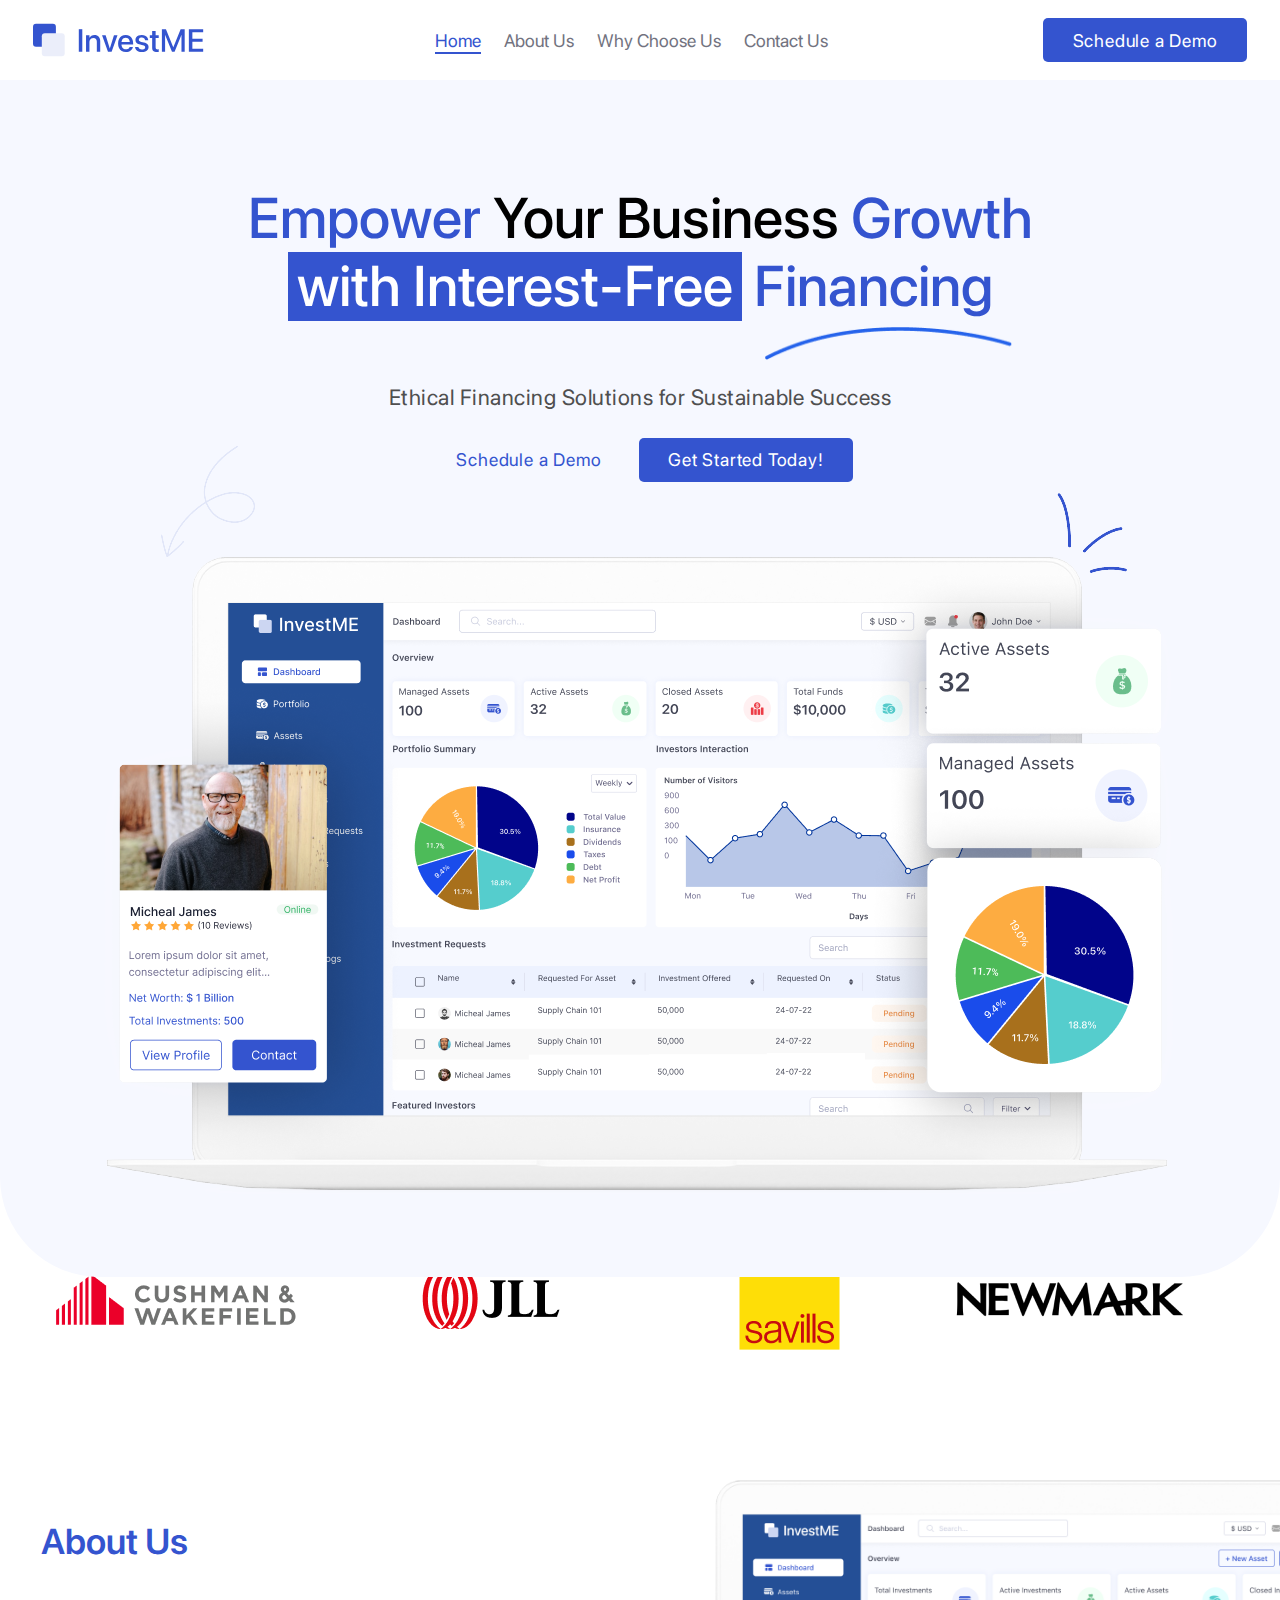
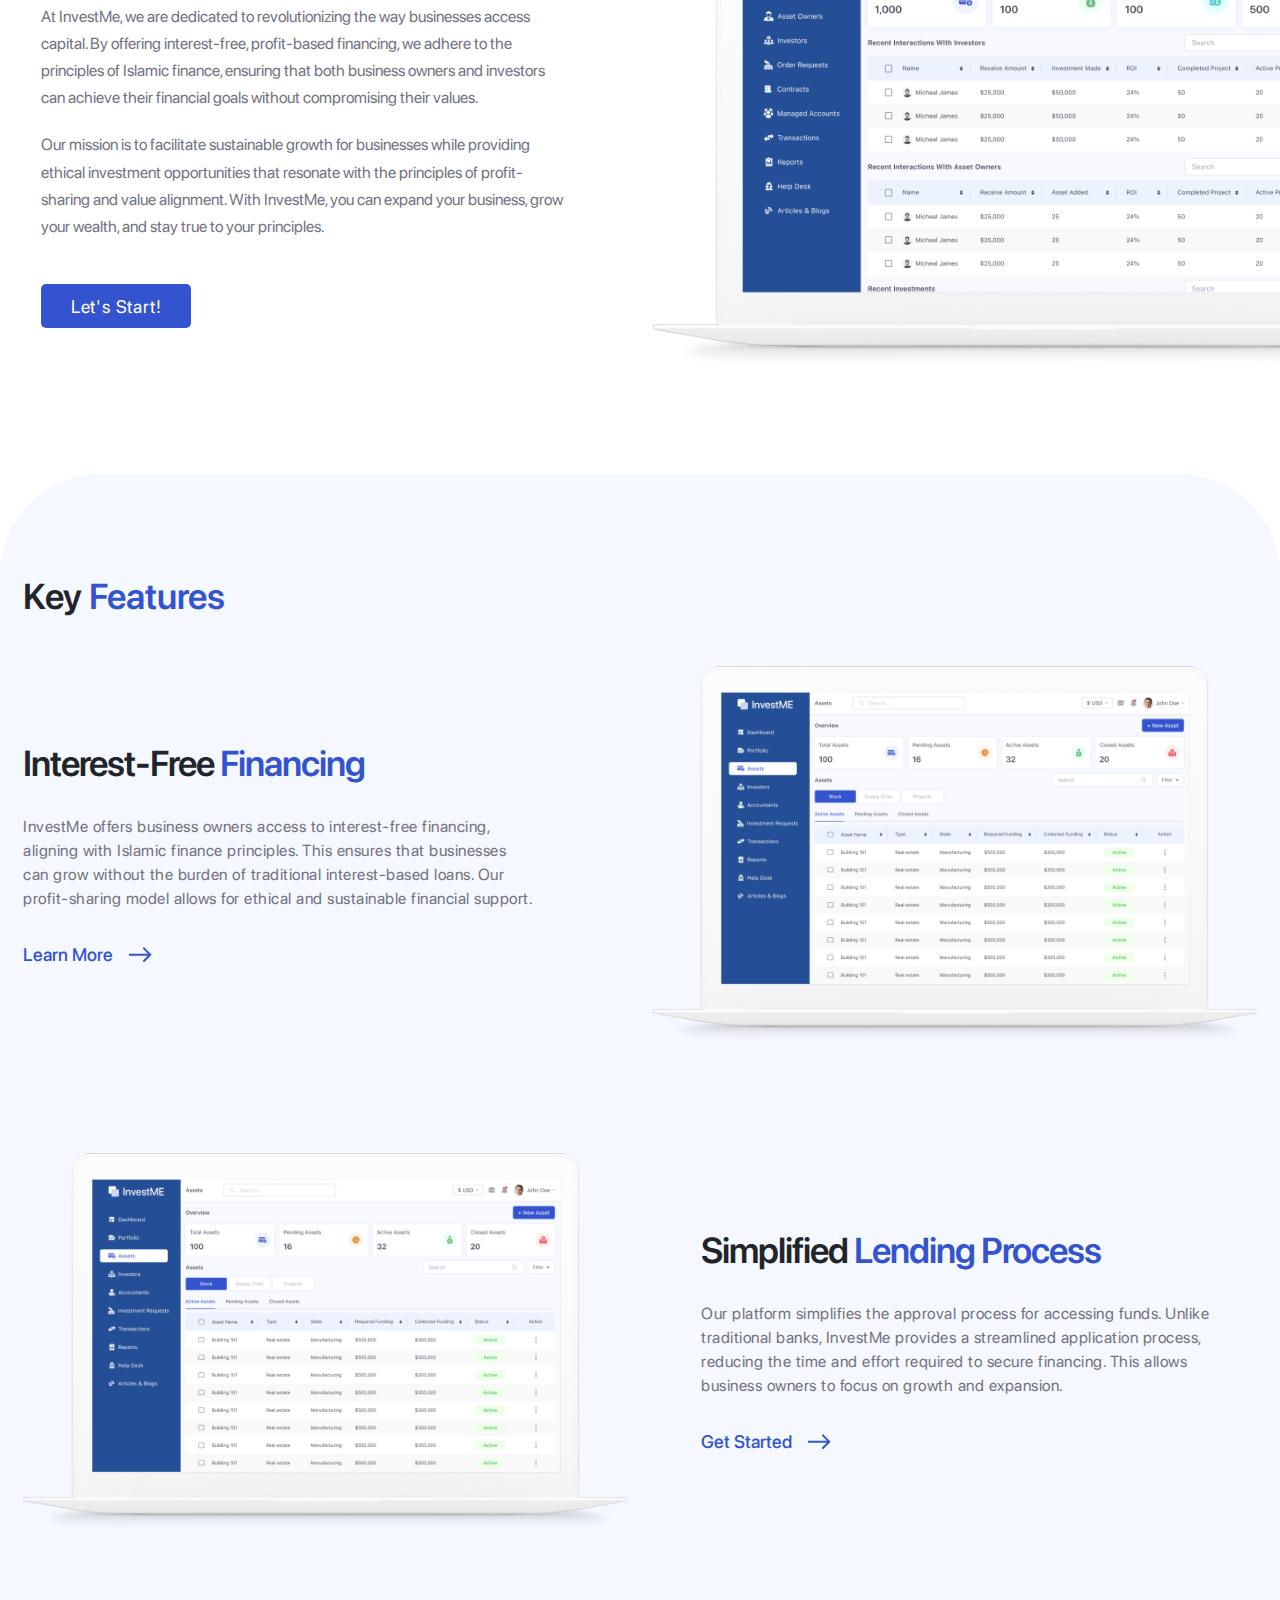
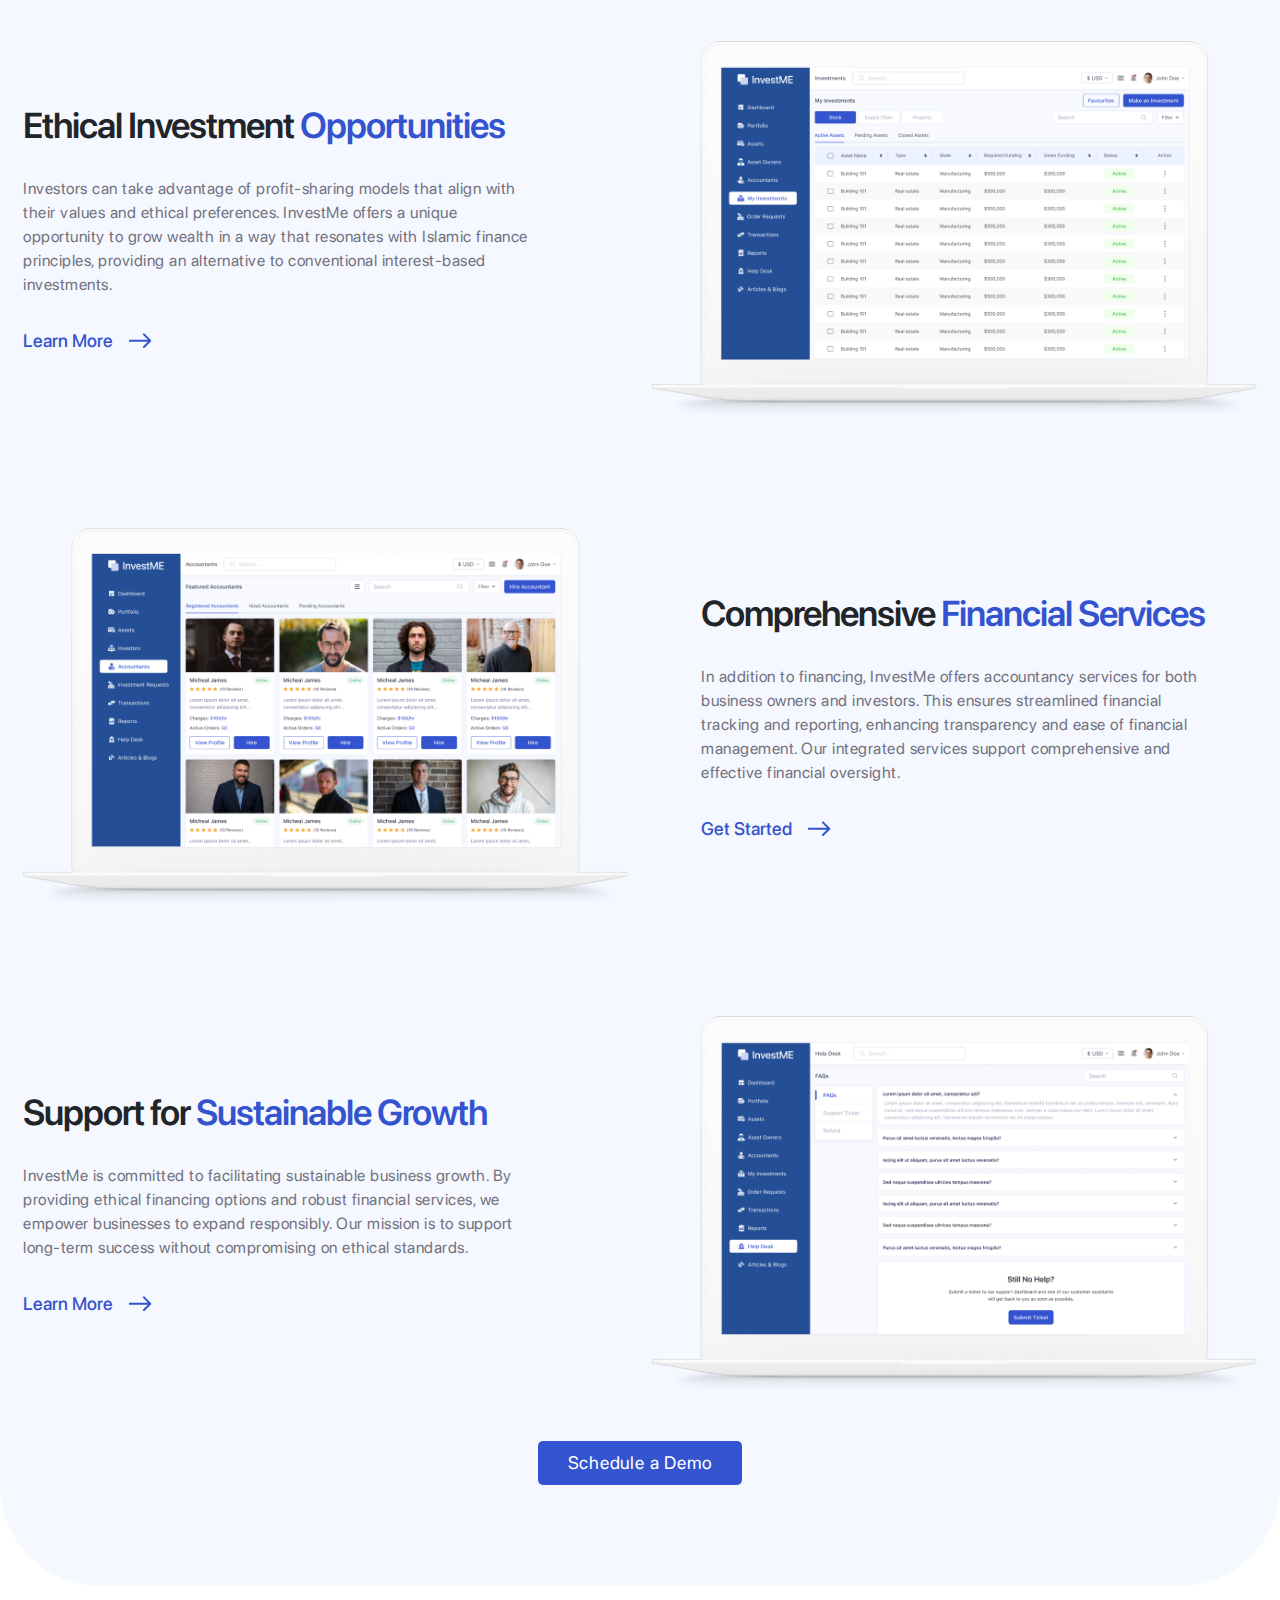
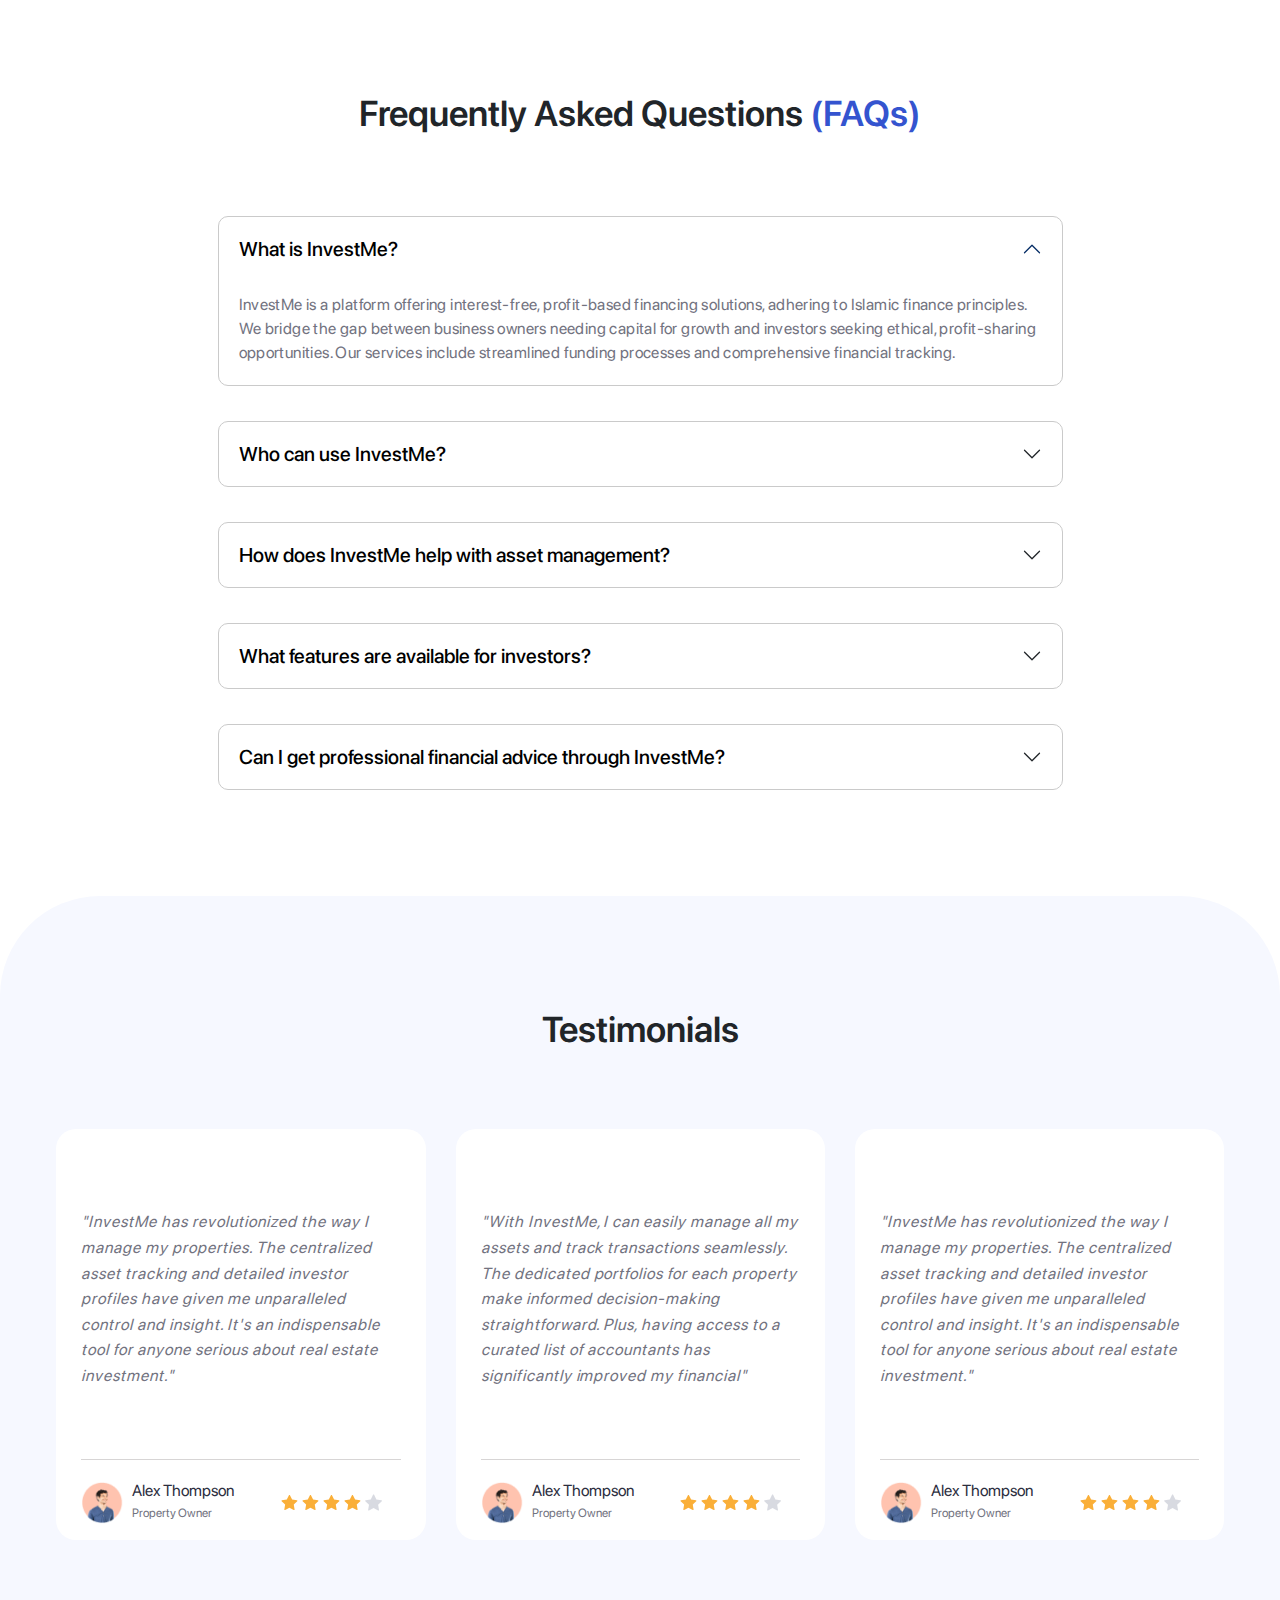
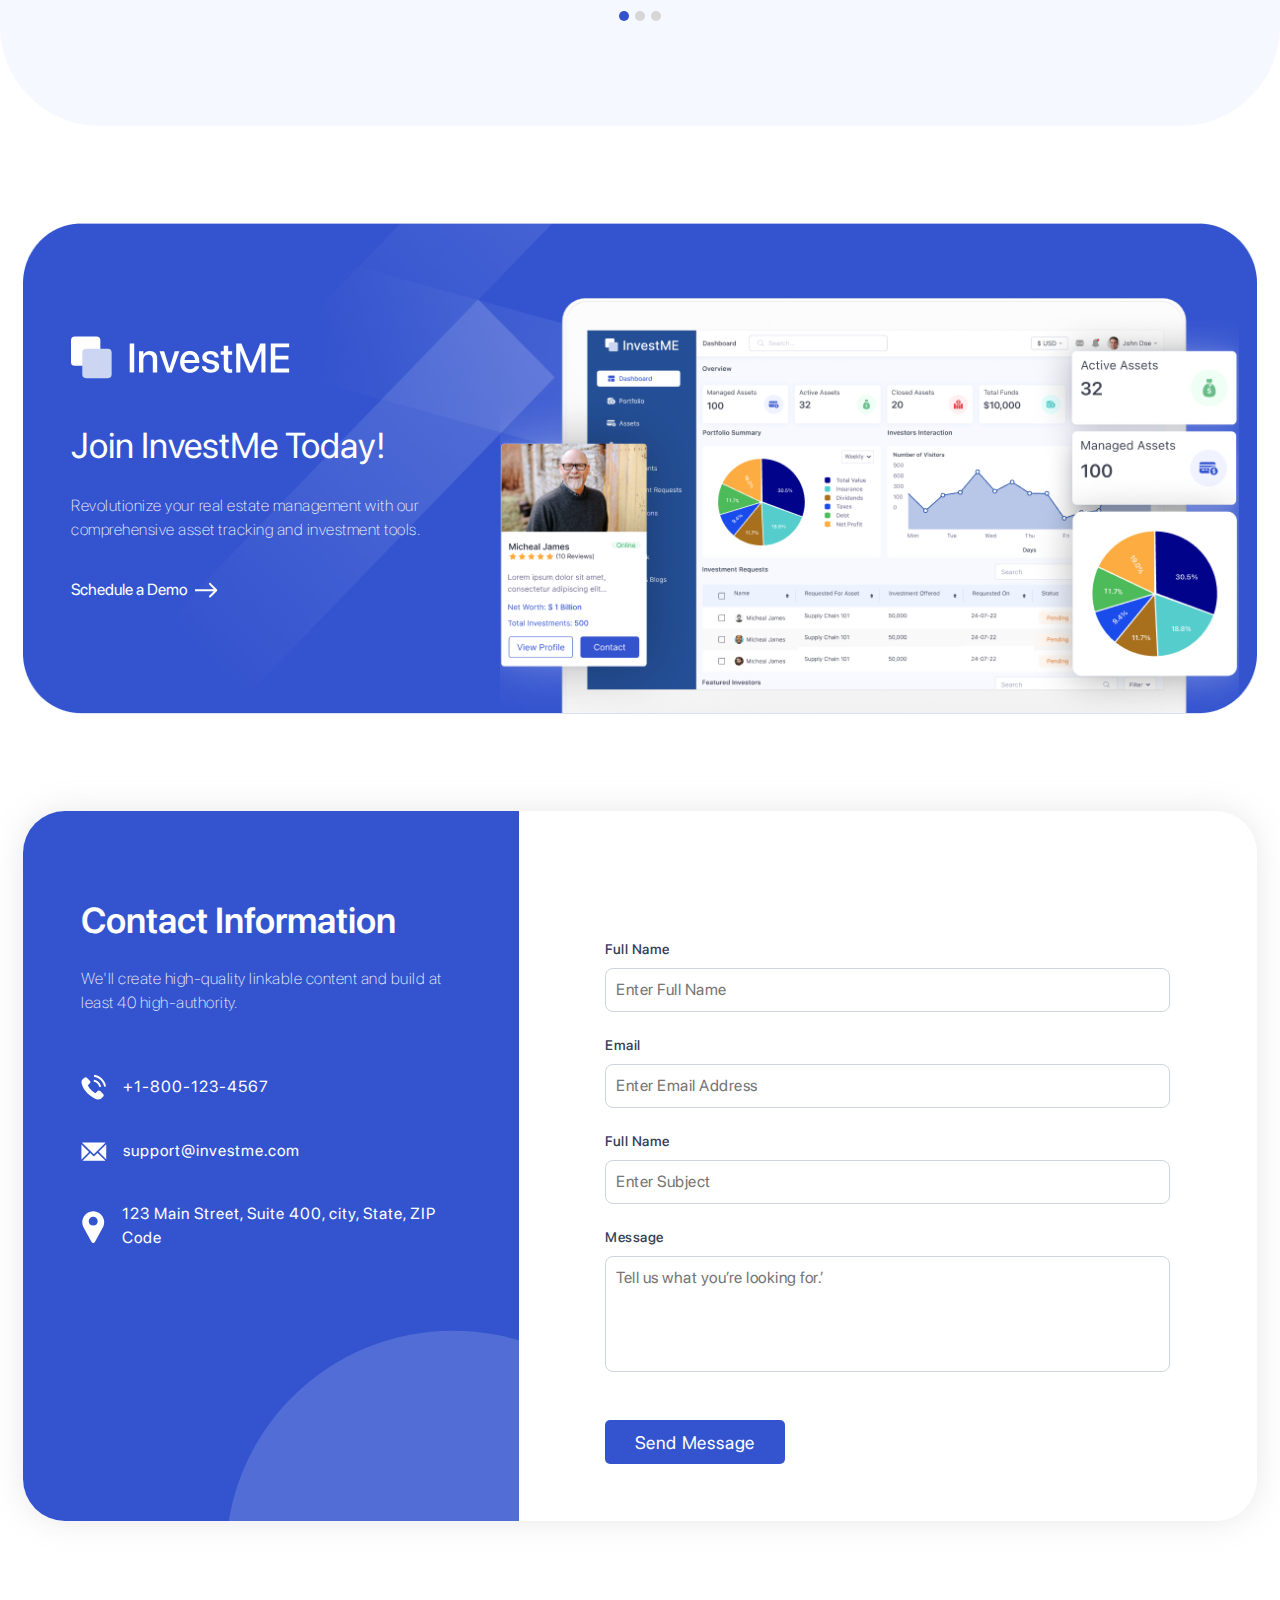
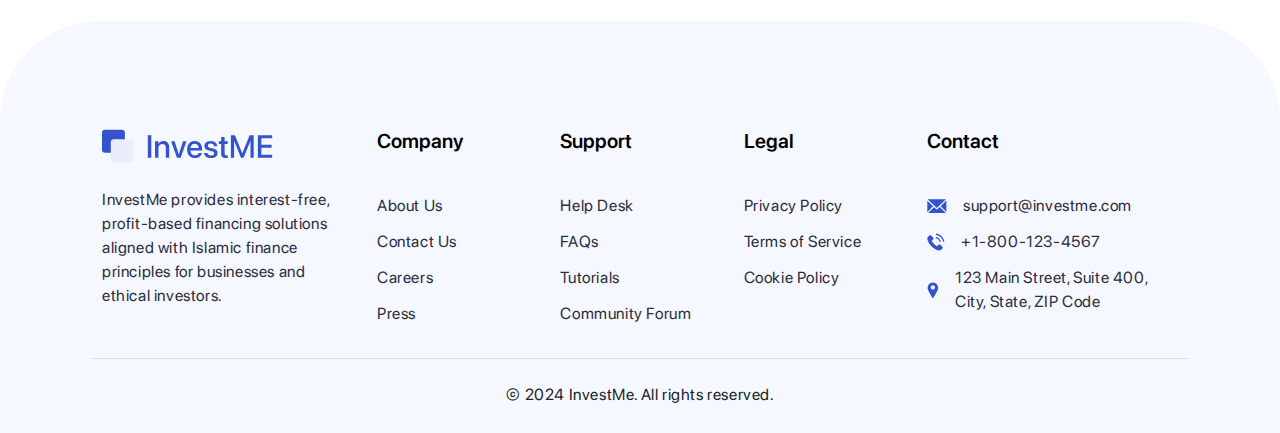
<file: index.html>
<!DOCTYPE html>
<html lang="en">
<head>
    <meta charset="UTF-8">
    <meta name="viewport" content="width=device-width, initial-scale=1.0">
    <!-- owl carousal -->
    <link rel="stylesheet" href="https://cdnjs.cloudflare.com/ajax/libs/OwlCarousel2/2.3.4/assets/owl.carousel.min.css">
    <link rel="stylesheet" href="https://cdnjs.cloudflare.com/ajax/libs/OwlCarousel2/2.3.4/assets/owl.theme.default.min.css">
    <!-- bootstrap cdn -->
    <link href="https://cdn.jsdelivr.net/npm/bootstrap@5.0.2/dist/css/bootstrap.min.css" rel="stylesheet">
    <!-- stylesheet -->
    <link href="./css/style.css" rel="stylesheet" />
    <link rel="icon" type="image/x-icon" href="./assets/images/favicon.svg">
    <title>InvestMe | Home</title>
</head>
<body>
    <!-- header -->
    <header>
        <nav class="navbar navbar-expand-lg navbar-light bg-white navigation">
            <div class="container">
                <a class="navbar-brand" href="/">
                    <img src="./assets/images/logo.svg" alt="investMe" />
                </a>
                <button class="navbar-toggler" type="button" data-bs-toggle="collapse" data-bs-target="#navbarNav" aria-controls="navbarNav" aria-expanded="false" aria-label="Toggle navigation">
                    <span class="navbar-toggler-icon"></span>
                </button>
                <div class="collapse navbar-collapse justify-content-center" id="navbarNav">
                    <ul class="navbar-nav navbar-list">
                        <li class="nav-item">
                            <a class="nav-link active" aria-current="page" href="/">Home</a>
                        </li>
                        <li class="nav-item">
                            <a class="nav-link" href="/about.html">About Us</a>
                        </li>
                        <li class="nav-item">
                            <a class="nav-link" href="/choose-us.html">Why Choose Us</a>
                        </li>
                        <li class="nav-item">
                            <a class="nav-link" href="/contact-us.html">Contact Us</a>
                        </li>
                    </ul>
                </div>
                <div class="header-schedule">
                    <a href="#" class="button">Schedule a Demo</a>
                </div>
            </div>
        </nav>
    </header>

    <!-- banner -->
    <section class="banner">
        <div class="container">
            <div class="banner-text">
                <h1 class="text-center font-500 position-relative">
                    <span class="color-blue">Empower</span> 
                    Your Business <span class="color-blue">Growth</span> 
                    <label class="text-white">with Interest-Free</label> 
                    <span class="color-blue">Financing</span>
                </h1>
                <p class="text-center pt-5">Ethical Financing Solutions for Sustainable Success</p>
                <div class="d-flex justify-content-center gap-2 mt-4 position-relative demo-btn_row">
                    <a href="#" class="button bg-transparent color-blue">Schedule a Demo</a>
                    <a href="#" class="button">Get Started Today!</a>
                </div>
                <div class="banner_img">
                    <img src="./assets/images/banner.png" class="d-block" alt="investMe" />
                </div>
            </div>
        </div>
    </section>

    <!-- partners -->
    <section class="partner_sec">
        <div class="container">
            <div class="row align-items-center partner_row">
                <div class="col-md-3 col-6 partner-sec_col">
                    <img src="./assets/images/chasman.png" alt="investMe">
                </div>
                <div class="col-md-3 col-6 text-center partner-sec_col">
                    <img src="./assets/images/jill.png" alt="investMe">
                </div>
                <div class="col-md-3 col-6 text-center partner-sec_col">
                    <img src="./assets/images/savils.png" alt="investMe">
                </div>
                <div class="col-md-3 col-6 partner-sec_col">
                    <img src="./assets/images/new-mark.png" alt="investMe">
                </div>
            </div>
        </div>
    </section>
    
    <!-- about us  -->
    <section class="about-sec">
        <div class="d-flex align-items-center justify-content-between about-row">
            <div class="about-text">
               <div class="about-text__inner">
                    <h2 class="color-blue font-600">About Us</h2>
                    <p class="color-grey">At InvestMe, we are dedicated to revolutionizing the way businesses access capital. By offering interest-free, profit-based financing, we adhere to the principles of Islamic finance, ensuring that both business owners and investors can achieve their financial goals without compromising their values.</p>
                    <p class="color-grey">Our mission is to facilitate sustainable growth for businesses while providing ethical investment opportunities that resonate with the principles of profit-sharing and value alignment. With InvestMe, you can expand your business, grow your wealth, and stay true to your principles.</p>
                    <a href="#" class="button mt-4">Let's Start!</a>
               </div>
            </div>
            <div class="about-us_img">
                <img src="./assets/images/about.png" alt="investMe about">
            </div>
        </div>
    </section>

    <!-- key feature -->
    <section class="key_feature_sec">
        <div class="container">
            <h2 class="font-600">Key <span class="color-blue">Features</span></h2>
            <div class="row align-items-center mt-5">
                <div class="col-lg-6 key-feature_textCol">
                    <h6 class="font-600">Interest-Free <span class="color-blue">Financing</span></h6>
                    <p>InvestMe offers business owners access to interest-free financing, aligning with Islamic finance principles. This ensures that businesses can grow without the burden of traditional interest-based loans. Our profit-sharing model allows for ethical and sustainable financial support.</p>
                    <a href="#" class="font-500 d-flex gap-3">Learn More <img src="./assets/images/arrow.svg" alt="investMe"></a>
                </div>
                <div class="col-lg-6 key-feature_imgCol">
                    <img src="./assets/images/intreset-free.png" alt="investMe">
                </div>
            </div>

            <div class="row align-items-center key_feature__row flex-column-reverse flex-sm-row">
                <div class="col-lg-6 key-feature_imgCol">
                    <img src="./assets/images/intreset-free.png" alt="investMe">
                </div>
                <div class="col-lg-6 key-feature_textCol rightText">
                    <h6 class="font-600">Simplified <span class="color-blue">Lending Process</span></h6>
                    <p>Our platform simplifies the approval process for accessing funds. Unlike traditional banks, InvestMe provides a streamlined application process, reducing the time and effort required to secure financing. This allows business owners to focus on growth and expansion.</p>
                    <a href="#" class="font-500 d-flex gap-3">Get Started <img src="./assets/images/arrow.svg" alt="investMe"></a>
                </div>
            </div>

            <div class="row align-items-center key_feature__row">
                <div class="col-lg-6 key-feature_textCol">
                    <h6 class="font-600">Ethical Investment <span class="color-blue">Opportunities</span></h6>
                    <p>Investors can take advantage of profit-sharing models that align with their values and ethical preferences. InvestMe offers a unique opportunity to grow wealth in a way that resonates with Islamic finance principles, providing an alternative to conventional interest-based investments.</p>
                    <a href="#" class="font-500 d-flex gap-3">Learn More <img src="./assets/images/arrow.svg" alt="investMe"></a>
                </div>
                <div class="col-lg-6 key-feature_imgCol">
                    <img src="./assets/images/ethical.png" alt="investMe">
                </div>
            </div>

            <div class="row align-items-center key_feature__row flex-column-reverse flex-sm-row">
                <div class="col-lg-6 key-feature_imgCol">
                    <img src="./assets/images/services.png" alt="investMe">
                </div>
                <div class="col-lg-6 key-feature_textCol rightText">
                    <h6 class="font-600">Comprehensive <span class="color-blue">Financial Services</span></h6>
                    <p>In addition to financing, InvestMe offers accountancy services for both business owners and investors. This ensures streamlined financial tracking and reporting, enhancing transparency and ease of financial management. Our integrated services support comprehensive and effective financial oversight.</p>
                    <a href="#" class="font-500 d-flex gap-3">Get Started <img src="./assets/images/arrow.svg" alt="investMe"></a>
                </div>
            </div>

            <div class="row align-items-center key_feature__row">
                <div class="col-lg-6 key-feature_textCol">
                    <h6 class="font-600">Support for  <span class="color-blue">Sustainable Growth</span></h6>
                    <p>InvestMe is committed to facilitating sustainable business growth. By providing ethical financing options and robust financial services, we empower businesses to expand responsibly. Our mission is to support long-term success without compromising on ethical standards.</p>
                    <a href="#" class="font-500 d-flex gap-3">Learn More <img src="./assets/images/arrow.svg" alt="investMe"></a>
                </div>
                <div class="col-lg-6 key-feature_imgCol">
                    <img src="./assets/images/support.png" alt="investMe">
                </div>
            </div>

            <a href="#" class="button mx-auto mt-5">Schedule a Demo</a>
        </div>
    </section>

    <!-- faq's -->
    <section class="faq-section">
        <div class="container">
            <h2 class="text-center font-600">Frequently Asked Questions <span class="color-blue">(FAQs)</span></h2>
            <div class="faq-accordians">
                <div class="accordion" id="accordionExample">
                    <div class="accordion-item mb-4 cutom-accordian_class">
                    <h2 class="accordion-header" id="headingOne">
                        <button class="accordion-button" type="button" data-bs-toggle="collapse" data-bs-target="#collapseOne" aria-expanded="true" aria-controls="collapseOne">
                            What is InvestMe?
                        </button>
                    </h2>
                    <div id="collapseOne" class="accordion-collapse collapse show" aria-labelledby="headingOne" data-bs-parent="#accordionExample">
                        <div class="accordion-body">
                            InvestMe is a platform offering interest-free, profit-based financing solutions, adhering to Islamic finance principles. We bridge the gap between business owners needing capital for growth and investors seeking ethical, profit-sharing opportunities. Our services include streamlined funding processes and comprehensive financial tracking.
                        </div>
                    </div>
                    </div>
                    <div class="accordion-item mb-4 cutom-accordian_class">
                    <h2 class="accordion-header" id="headingTwo">
                        <button class="accordion-button collapsed" type="button" data-bs-toggle="collapse" data-bs-target="#collapseTwo" aria-expanded="false" aria-controls="collapseTwo">
                            Who can use InvestMe?
                        </button>
                    </h2>
                    <div id="collapseTwo" class="accordion-collapse collapse" aria-labelledby="headingTwo" data-bs-parent="#accordionExample">
                        <div class="accordion-body">
                            InvestMe is a platform offering interest-free, profit-based financing solutions, adhering to Islamic finance principles. We bridge the gap between business owners needing capital for growth and investors seeking ethical, profit-sharing opportunities. Our services include streamlined funding processes and comprehensive financial tracking.
                        </div>
                    </div>
                    </div>
                    <div class="accordion-item mb-4 cutom-accordian_class">
                    <h2 class="accordion-header" id="headingThree">
                        <button class="accordion-button collapsed" type="button" data-bs-toggle="collapse" data-bs-target="#collapseThree" aria-expanded="false" aria-controls="collapseThree">
                            How does InvestMe help with asset management?
                        </button>
                    </h2>
                    <div id="collapseThree" class="accordion-collapse collapse" aria-labelledby="headingThree" data-bs-parent="#accordionExample">
                        <div class="accordion-body">
                            InvestMe is a platform offering interest-free, profit-based financing solutions, adhering to Islamic finance principles. We bridge the gap between business owners needing capital for growth and investors seeking ethical, profit-sharing opportunities. Our services include streamlined funding processes and comprehensive financial tracking.
                        </div>
                    </div>
                    </div>
                    <div class="accordion-item mb-4 cutom-accordian_class">
                        <h2 class="accordion-header" id="headingFour">
                            <button class="accordion-button collapsed" type="button" data-bs-toggle="collapse" data-bs-target="#collapseFour" aria-expanded="false" aria-controls="collapseFour">
                                What features are available for investors?
                            </button>
                        </h2>
                        <div id="collapseFour" class="accordion-collapse collapse" aria-labelledby="headingFour" data-bs-parent="#accordionExample">
                            <div class="accordion-body">
                                InvestMe is a platform offering interest-free, profit-based financing solutions, adhering to Islamic finance principles. We bridge the gap between business owners needing capital for growth and investors seeking ethical, profit-sharing opportunities. Our services include streamlined funding processes and comprehensive financial tracking.
                            </div>
                        </div>
                    </div>
                    <div class="accordion-item mb-4 cutom-accordian_class">
                        <h2 class="accordion-header" id="headingFive">
                            <button class="accordion-button collapsed" type="button" data-bs-toggle="collapse" data-bs-target="#collapseFive" aria-expanded="false" aria-controls="collapseFive">
                                Can I get professional financial advice through InvestMe?
                            </button>
                        </h2>
                        <div id="collapseFive" class="accordion-collapse collapse" aria-labelledby="headingFive" data-bs-parent="#accordionExample">
                            <div class="accordion-body">
                                InvestMe is a platform offering interest-free, profit-based financing solutions, adhering to Islamic finance principles. We bridge the gap between business owners needing capital for growth and investors seeking ethical, profit-sharing opportunities. Our services include streamlined funding processes and comprehensive financial tracking.
                            </div>
                        </div>
                    </div>
                </div>
            </div>
        </div>
    </section>

    <!-- testimonial -->
    <section class="testimonial_sec">
        <div class="container">
            <h2 class="text-center font-600">Testimonials</h2>
            <div class="owl-container testimonial_container">
                <div class="owl-carousel owl-theme testimonial">
                    <div class="item testimonial_col">
                        <p>
                            "InvestMe has revolutionized the way I manage my properties. The centralized asset tracking and detailed investor profiles have given me unparalleled control and insight. It's an indispensable tool for anyone serious about real estate investment."
                        </p>
                        <div class="testimonial_user d-flex">
                            <div class="d-flex gap-2 user_img_col">
                                <img src="./assets/images/user.png" alt="investMe" />
                                <div>
                                    <h6>Alex Thompson</h6>
                                    <span>Property Owner</span>
                                </div>
                            </div>
                            <div class="d-flex review gap-1">
                                <img src="./assets/images/star-fill.svg" alt="investMe">
                                <img src="./assets/images/star-fill.svg" alt="investMe">
                                <img src="./assets/images/star-fill.svg" alt="investMe">
                                <img src="./assets/images/star-fill.svg" alt="investMe">
                                <img src="./assets/images/star-half.svg" alt="investMe">
                            </div>
                        </div>
                    </div>
                    <div class="item testimonial_col">
                        <p>
                            "With InvestMe, I can easily manage all my assets and track transactions seamlessly. The dedicated portfolios for each property make informed decision-making straightforward. Plus, having access to a curated list of accountants has significantly improved my financial"
                        </p>
                        <div class="testimonial_user d-flex">
                            <div class="d-flex gap-2 user_img_col">
                                <img src="./assets/images/user.png" alt="investMe" />
                                <div>
                                    <h6>Alex Thompson</h6>
                                    <span>Property Owner</span>
                                </div>
                            </div>
                            <div class="d-flex review gap-1">
                                <img src="./assets/images/star-fill.svg" alt="investMe">
                                <img src="./assets/images/star-fill.svg" alt="investMe">
                                <img src="./assets/images/star-fill.svg" alt="investMe">
                                <img src="./assets/images/star-fill.svg" alt="investMe">
                                <img src="./assets/images/star-half.svg" alt="investMe">
                            </div>
                        </div>
                    </div>
                    <div class="item testimonial_col">
                        <p>
                            "InvestMe has revolutionized the way I manage my properties. The centralized asset tracking and detailed investor profiles have given me unparalleled control and insight. It's an indispensable tool for anyone serious about real estate investment."
                        </p>
                        <div class="testimonial_user d-flex">
                            <div class="d-flex gap-2 user_img_col">
                                <img src="./assets/images/user.png" alt="investMe" />
                                <div>
                                    <h6>Alex Thompson</h6>
                                    <span>Property Owner</span>
                                </div>
                            </div>
                            <div class="d-flex review gap-1">
                                <img src="./assets/images/star-fill.svg" alt="investMe">
                                <img src="./assets/images/star-fill.svg" alt="investMe">
                                <img src="./assets/images/star-fill.svg" alt="investMe">
                                <img src="./assets/images/star-fill.svg" alt="investMe">
                                <img src="./assets/images/star-half.svg" alt="investMe">
                            </div>
                        </div>
                    </div>
                    <div class="item testimonial_col">
                        <p>
                            "InvestMe has revolutionized the way I manage my properties. The centralized asset tracking and detailed investor profiles have given me unparalleled control and insight. It's an indispensable tool for anyone serious about real estate investment."
                        </p>
                        <div class="testimonial_user d-flex">
                            <div class="d-flex gap-2 user_img_col">
                                <img src="./assets/images/user.png" alt="investMe" />
                                <div>
                                    <h6>Alex Thompson</h6>
                                    <span>Property Owner</span>
                                </div>
                            </div>
                            <div class="d-flex review gap-1">
                                <img src="./assets/images/star-fill.svg" alt="investMe">
                                <img src="./assets/images/star-fill.svg" alt="investMe">
                                <img src="./assets/images/star-fill.svg" alt="investMe">
                                <img src="./assets/images/star-fill.svg" alt="investMe">
                                <img src="./assets/images/star-half.svg" alt="investMe">
                            </div>
                        </div>
                    </div>
                    <div class="item testimonial_col">
                        <p>
                            "InvestMe has revolutionized the way I manage my properties. The centralized asset tracking and detailed investor profiles have given me unparalleled control and insight. It's an indispensable tool for anyone serious about real estate investment."
                        </p>
                        <div class="testimonial_user d-flex">
                            <div class="d-flex gap-2 user_img_col">
                                <img src="./assets/images/user.png" alt="investMe" />
                                <div>
                                    <h6>Alex Thompson</h6>
                                    <span>Property Owner</span>
                                </div>
                            </div>
                            <div class="d-flex review gap-1">
                                <img src="./assets/images/star-fill.svg" alt="investMe">
                                <img src="./assets/images/star-fill.svg" alt="investMe">
                                <img src="./assets/images/star-fill.svg" alt="investMe">
                                <img src="./assets/images/star-fill.svg" alt="investMe">
                                <img src="./assets/images/star-half.svg" alt="investMe">
                            </div>
                        </div>
                    </div>
                    <div class="item testimonial_col">
                        <p>
                            "InvestMe has revolutionized the way I manage my properties. The centralized asset tracking and detailed investor profiles have given me unparalleled control and insight. It's an indispensable tool for anyone serious about real estate investment."
                        </p>
                        <div class="testimonial_user d-flex">
                            <div class="d-flex gap-2 user_img_col">
                                <img src="./assets/images/user.png" alt="investMe" />
                                <div>
                                    <h6>Alex Thompson</h6>
                                    <span>Property Owner</span>
                                </div>
                            </div>
                            <div class="d-flex review gap-1">
                                <img src="./assets/images/star-fill.svg" alt="investMe">
                                <img src="./assets/images/star-fill.svg" alt="investMe">
                                <img src="./assets/images/star-fill.svg" alt="investMe">
                                <img src="./assets/images/star-fill.svg" alt="investMe">
                                <img src="./assets/images/star-half.svg" alt="investMe">
                            </div>
                        </div>
                    </div>
                    <div class="item testimonial_col">
                        <p>
                            "InvestMe has revolutionized the way I manage my properties. The centralized asset tracking and detailed investor profiles have given me unparalleled control and insight. It's an indispensable tool for anyone serious about real estate investment."
                        </p>
                        <div class="testimonial_user d-flex">
                            <div class="d-flex gap-2 user_img_col">
                                <img src="./assets/images/user.png" alt="investMe" />
                                <div>
                                    <h6>Alex Thompson</h6>
                                    <span>Property Owner</span>
                                </div>
                            </div>
                            <div class="d-flex review gap-1">
                                <img src="./assets/images/star-fill.svg" alt="investMe">
                                <img src="./assets/images/star-fill.svg" alt="investMe">
                                <img src="./assets/images/star-fill.svg" alt="investMe">
                                <img src="./assets/images/star-fill.svg" alt="investMe">
                                <img src="./assets/images/star-half.svg" alt="investMe">
                            </div>
                        </div>
                    </div>
                </div>
            </div>
        </div>
    </section>

    <!-- join us -->
    <section class="join-us_sec">
        <div class="container">
            <div class="join-us_sec__Bg">
                <div class="join_row row align-items-center">
                    <div class="col-lg-4 join_text">
                        <img src="./assets/images/white-logo.svg" alt="investMe">
                        <h5 class="text-white">Join InvestMe Today!</h5>
                        <p class="text-white">Revolutionize your real estate management with our comprehensive asset tracking and investment tools.</p>
                        <a href="#" class="text-white d-flex gap-2">Schedule a Demo <img src="./assets/images/arrow.svg" alt="investMe"></a>
                    </div>
                    <div class="col-lg-8 join-img position-relative">
                        <img src="./assets/images/join-.png" alt="investMe">
                    </div>
                </div>
            </div>
        </div>
    </section>

    <section class="contact-info_sec">
        <div class="container">
            <div class="contact_row d-flex">
                <div class="contact-1 position-relative">
                    <h3 class="text-white font-600">Contact Information</h3>
                    <p class="text-white">We'll create high-quality linkable content and build at least 40 high-authority.</p>
                    <a href="tel:+1-800-123-4567" class="d-flex font-400 text-white contact_info gap-3 align-items-center">
                        <img src="./assets/images/contact-2.svg" alt="investMe">
                        <span>+1-800-123-4567</span>
                    </a>
                    <a href="mailto:support@investme.com" class="d-flex font-400 text-white contact_info gap-3 align-items-center">
                        <img src="./assets/images/contact-3.svg" alt="investMe">
                        <span>support@investme.com</span>
                    </a>
                    <a href="#" class="d-flex font-400 text-white contact_info gap-3 align-items-center">
                        <img src="./assets/images/contact-1.svg" alt="investMe">
                        <span>123 Main Street, Suite
                            400, city, State, ZIP Code</span>
                    </a>
                </div>
                <div class="contact-2">
                    <form action="" class="contact_form">
                        <div>
                            <label for="fname">Full Name</label>
                            <input type="text" name="fname" placeholder="Enter Full Name" />
                        </div>
                        <div>
                            <label for="email">Email</label>
                            <input type="email" name="email" placeholder="Enter Email Address" />
                        </div>
                        <div>
                            <label for="subject">Full Name</label>
                            <input type="text" name="subject" placeholder="Enter Subject" />
                        </div>
                        <div>
                            <label for="subject">Message</label>
                            <textarea name="message" rows="4" placeholder="Tell us what you’re looking for.’"></textarea>
                        </div>
                        <button type="submit" class="button border-0 mt-5">Send Message</button>
                    </form>
                </div>
            </div>
        </div>
    </section>

    <!-- footer -->
    <footer class="footer_bg">
        <div class="container">
            <div class="row footer_row">
                <div class="col-lg-3 footer_col-1">
                    <img src="./assets/images/logo.svg" alt="investMe">
                    <p>InvestMe provides interest-free, profit-based financing solutions aligned with Islamic finance principles for businesses and ethical investors.</p>
                </div>
                <div class="col-lg-2 col-md-6 footer_list">
                    <h6 class="font-600">Company</h6>
                    <a href="/about.html">About Us</a>
                    <a href="/contact-us.html">Contact Us</a>
                    <a href="#">Careers</a>
                    <a href="#">Press</a>
                </div>
                <div class="col-lg-2 footer_list col-md-6">
                    <h6 class="font-600">Support</h6>
                    <a href="#">Help Desk</a>
                    <a href="#">FAQs</a>
                    <a href="#">Tutorials</a>
                    <a href="#">Community Forum</a>
                </div>
                <div class="col-lg-2 footer_list col-md-6">
                    <h6 class="font-600">Legal</h6>
                    <a href="/privacy-policy.html">Privacy Policy</a>
                    <a href="/terms-&-conditions.html">Terms of Service</a>
                    <a href="#">Cookie Policy</a>
                </div>
                <div class="col-lg-3 footer_list col-md-6">
                    <h6 class="font-600">Contact</h6>
                    <a href="#" class="d-flex align-items-center gap-3">
                        <img src="./assets/images/contact-3.svg" alt="investMe">
                        support@investme.com
                    </a>
                    <a href="#" class="d-flex align-items-center gap-3"><img src="./assets/images/contact-2.svg" alt="investMe"> +1-800-123-4567</a>
                    <a href="#" class="d-flex align-items-center gap-3"><img src="./assets/images/contact-1.svg" alt="investMe"> 123 Main Street, Suite 400, City, State, ZIP Code</a>
                </div>
            </div>
            <p class="text-center pt-4 tagLine">© 2024 InvestMe. All rights reserved.</p>
        </div>
    </footer>

    <script src="https://ajax.googleapis.com/ajax/libs/jquery/3.5.1/jquery.min.js"></script>
    <script src="https://cdnjs.cloudflare.com/ajax/libs/OwlCarousel2/2.3.4/owl.carousel.min.js"></script>
    <script src="https://cdn.jsdelivr.net/npm/bootstrap@5.0.2/dist/js/bootstrap.bundle.min.js"></script>
    <script src="./js/main.js"></script>
</body>
</html>
</file>
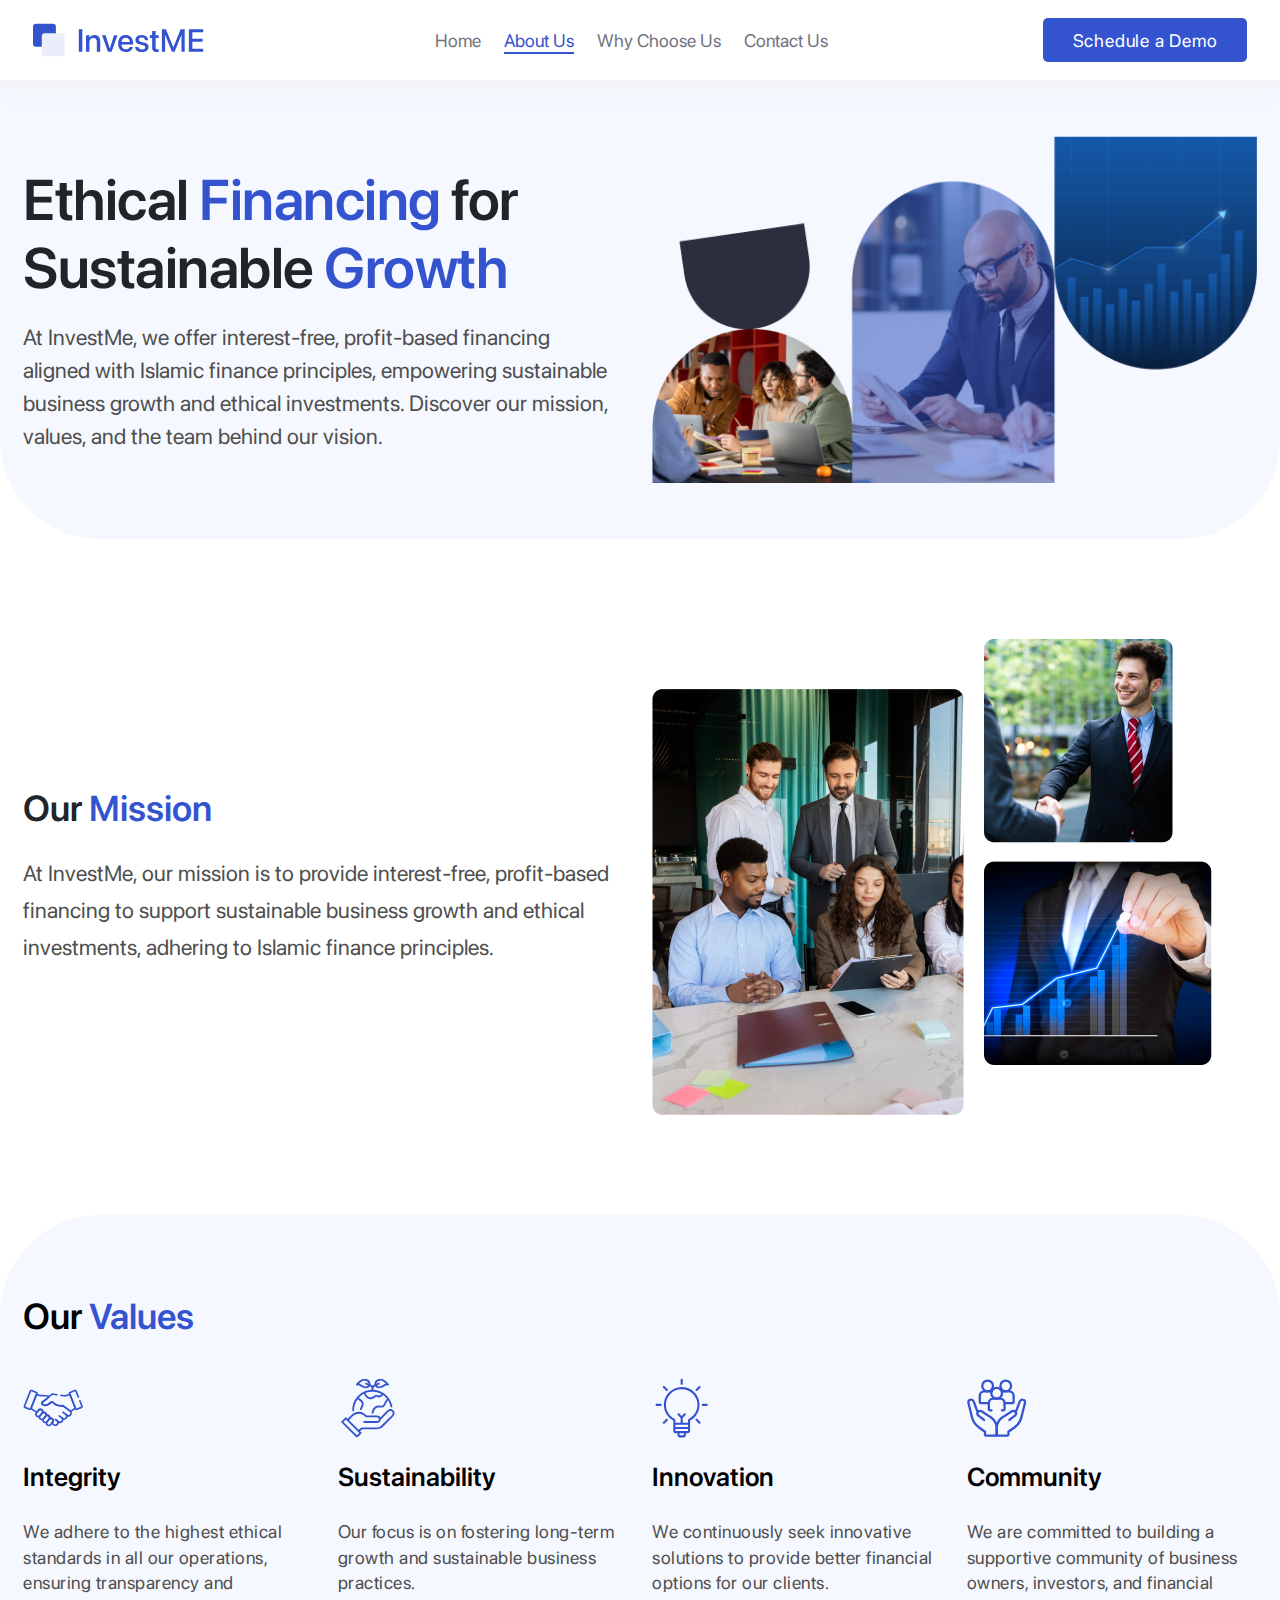
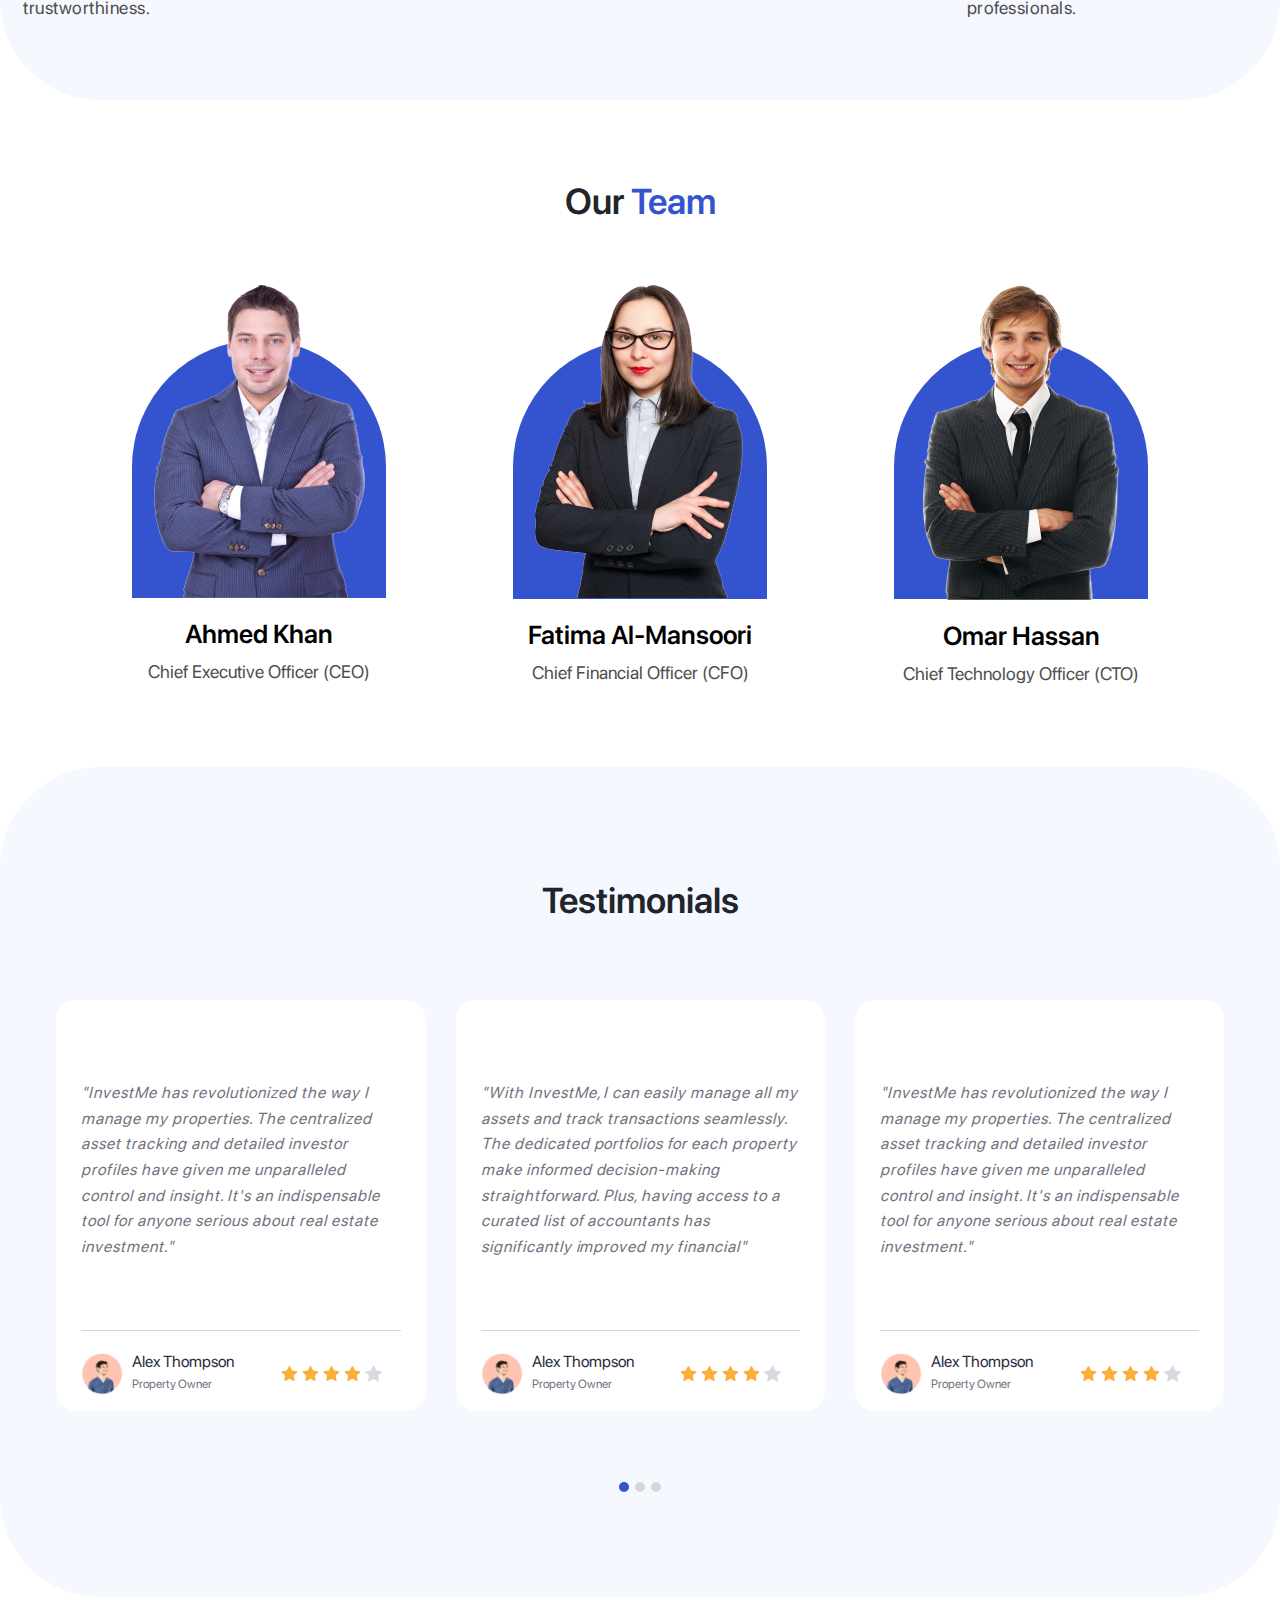
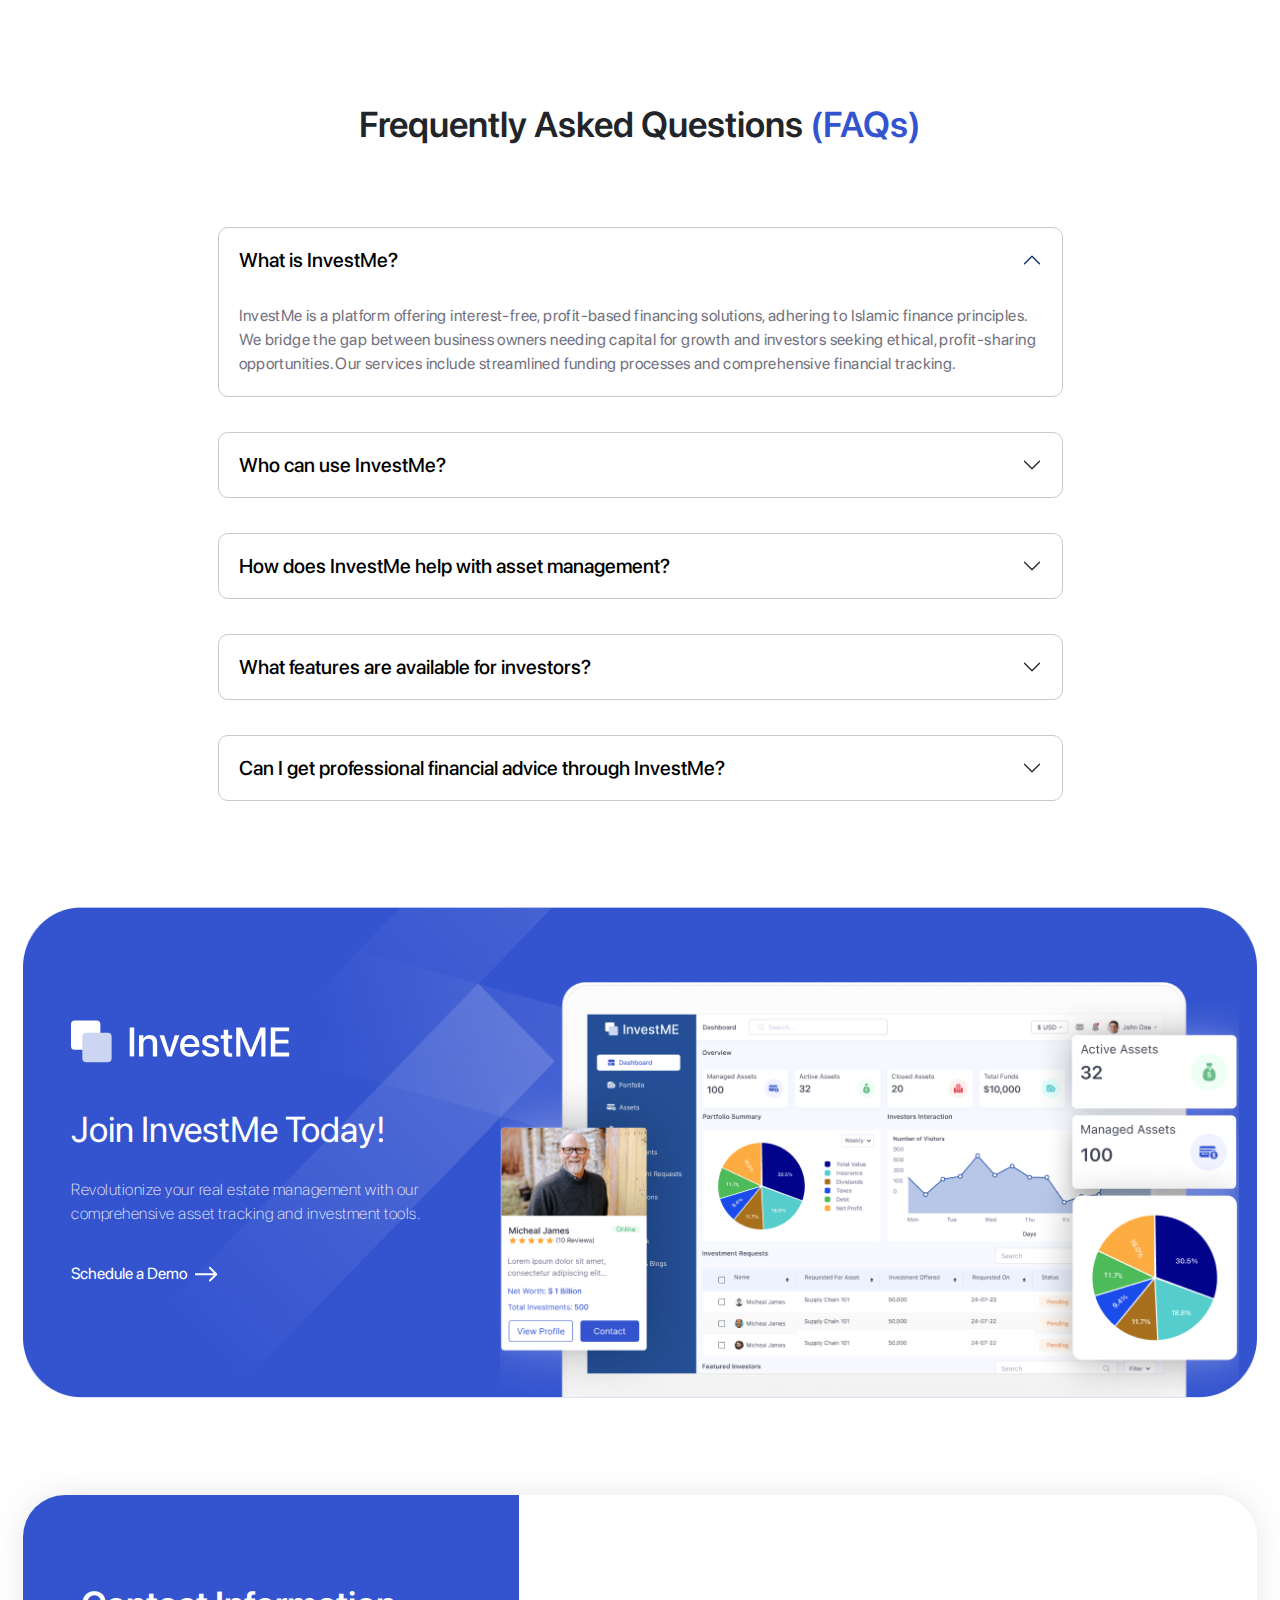
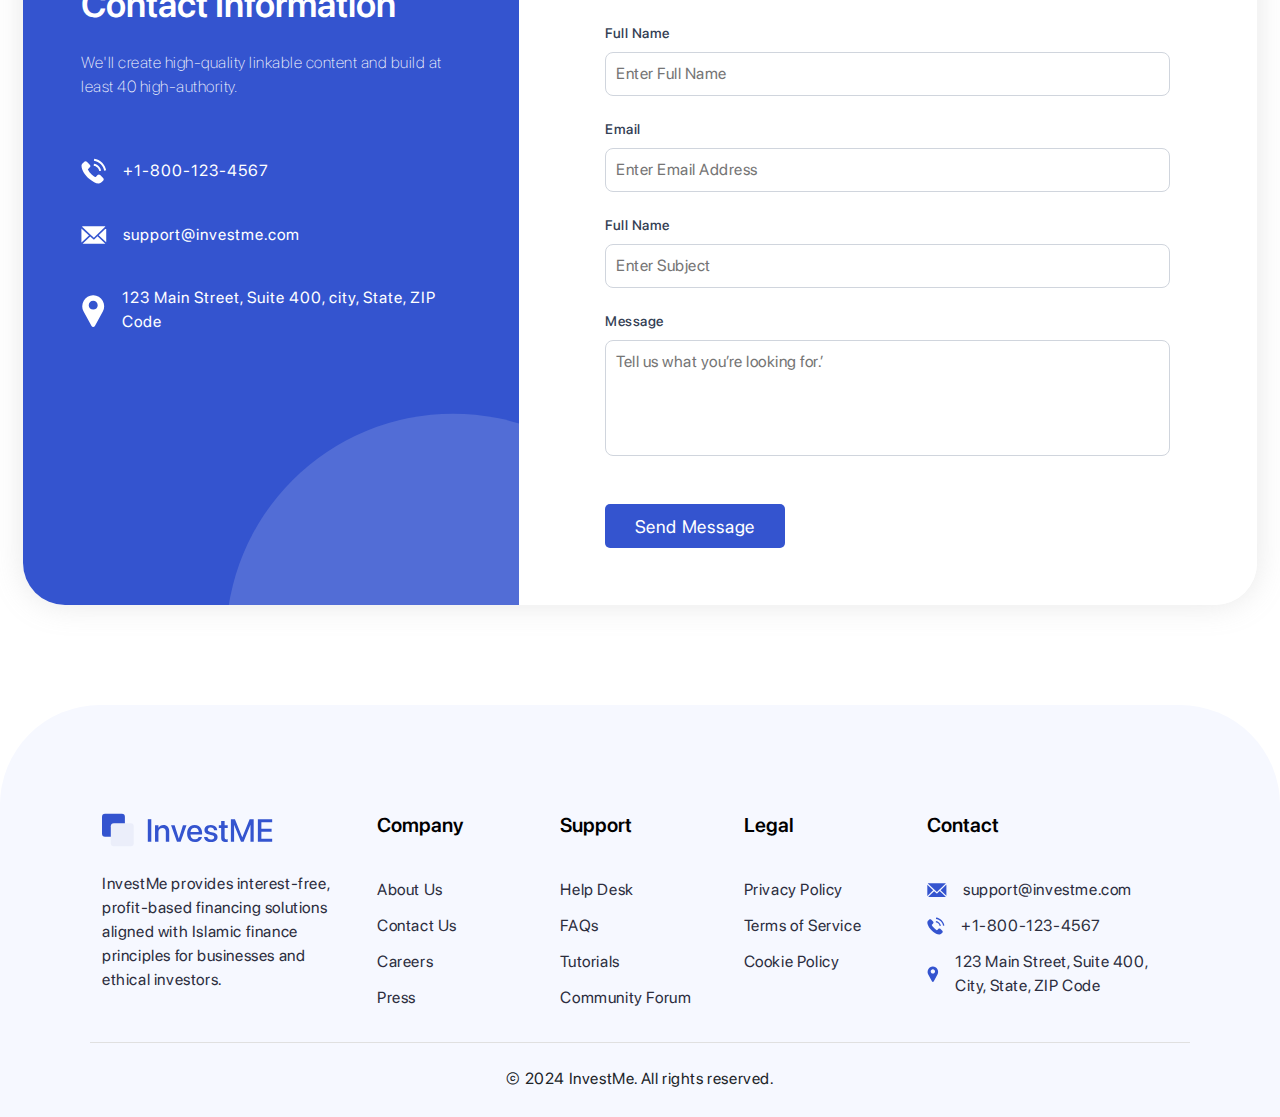
<file: about.html>
<!DOCTYPE html>
<html lang="en">
<head>
    <meta charset="UTF-8">
    <meta name="viewport" content="width=device-width, initial-scale=1.0">
    <!-- owl carousal -->
    <link rel="stylesheet" href="https://cdnjs.cloudflare.com/ajax/libs/OwlCarousel2/2.3.4/assets/owl.carousel.min.css">
    <link rel="stylesheet" href="https://cdnjs.cloudflare.com/ajax/libs/OwlCarousel2/2.3.4/assets/owl.theme.default.min.css">
    <!-- bootstrap cdn -->
    <link href="https://cdn.jsdelivr.net/npm/bootstrap@5.0.2/dist/css/bootstrap.min.css" rel="stylesheet">
    <!-- stylesheet -->
    <link href="./css/style.css" rel="stylesheet" />
    <link rel="icon" type="image/x-icon" href="./assets/images/favicon.svg">
    <title>InvestMe | About us</title>
</head>
<body>
    <!-- header -->
    <header>
        <nav class="navbar navbar-expand-lg navbar-light bg-white navigation">
            <div class="container">
                <a class="navbar-brand" href="/">
                    <img src="./assets/images/logo.svg" alt="investMe" />
                </a>
                <button class="navbar-toggler" type="button" data-bs-toggle="collapse" data-bs-target="#navbarNav" aria-controls="navbarNav" aria-expanded="false" aria-label="Toggle navigation">
                    <span class="navbar-toggler-icon"></span>
                </button>
                <div class="collapse navbar-collapse justify-content-center" id="navbarNav">
                    <ul class="navbar-nav navbar-list">
                        <li class="nav-item">
                            <a class="nav-link" aria-current="page" href="/">Home</a>
                        </li>
                        <li class="nav-item">
                            <a class="nav-link active" href="/about.html">About Us</a>
                        </li>
                        <li class="nav-item">
                            <a class="nav-link" href="choose-us.html">Why Choose Us</a>
                        </li>
                        <li class="nav-item">
                            <a class="nav-link" href="/contact-us.html">Contact Us</a>
                        </li>
                    </ul>
                </div>
                <div class="header-schedule">
                    <a href="#" class="button">Schedule a Demo</a>
                </div>
            </div>
        </nav>
    </header>

    <!-- banner -->
    <section class="contact-banner">
        <div class="container">
            <div class="row contact-banner_row align-items-center justify-content-between">
                <div class="col-lg-6 contact-banner_text about-banner_text">
                    <h1 class="font-600">Ethical <span class="color-blue">Financing</span> for Sustainable <span class="color-blue"> Growth</span></h1>
                    <p>At InvestMe, we offer interest-free, profit-based financing aligned with Islamic finance principles, empowering sustainable business growth and ethical investments. Discover our mission, values, and the team behind our vision.</p>
                </div>
                <div class="col-lg-6 text-end">
                    <img src="./assets/images/about-banner.png" alt="investMe">
                </div>
            </div>
        </div>
    </section>

    <!-- our mission -->
    <section class="our-mission_sec">
        <div class="container">
            <div class="row align-items-center">
                <div class="col-lg-6 mission_text">
                    <h2 class="font-600 pb-4">Our <span class="color-blue">Mission</span></h2>
                    <p class="font-400">At InvestMe, our mission is to provide interest-free, profit-based financing to support sustainable business growth and ethical investments, adhering to Islamic finance principles.</p>
                </div>
                <div class="col-lg-6 about_page__img">
                    <img src="./assets/images/our-mission.png" alt="investMe">
                </div>
            </div>
        </div>
    </section>

    <!-- out values -->
    <section class="our-value_bg">
        <div class="container">
            <h2 class="font-600">Our <span class="color-blue">Values</span></h2>
                <div class="row">
                    <div class="col-lg-3 col-md-6 col-12 value_col">
                        <img src="./assets/images/integrity.svg" alt="investMe">
                        <h5 class="font-600">Integrity</h5>
                        <p>We adhere to the highest ethical standards in all our operations, ensuring transparency and trustworthiness.</p>
                    </div>
                    <div class="col-lg-3 col-md-6 col-12 value_col">
                        <img src="./assets/images/sustainbility.svg" alt="investMe">
                        <h5 class="font-600">Sustainability</h5>
                        <p>Our focus is on fostering long-term growth and sustainable business practices.</p>
                    </div>
                    <div class="col-lg-3 col-md-6 col-12 value_col">
                        <img src="./assets/images/innovatiob.svg" alt="investMe">
                        <h5 class="font-600">Innovation</h5>
                        <p>We continuously seek innovative solutions to provide better financial options for our clients.</p>
                    </div>
                    <div class="col-lg-3 col-md-6 col-12 value_col">
                        <img src="./assets/images/community.svg" alt="investMe">
                       <h5 class="font-600">Community</h5>
                       <p>We are committed to building a supportive community of business owners, investors, and financial professionals.</p>
                    </div>  
                </div>
        </div>
    </section>

    <!-- our team -->
    <section class="our-team_sec">
        <div class="container">
            <h2 class="text-center font-600">Our <span class="color-blue">Team</span></h2>
            <div class="row our-team_row">
                <div class="col-md-4 text-center team">
                    <div class="position-relative team_img">
                        <img src="./assets/images/ceo.png" alt="investMe">
                    </div>
                    <h6 class="font-600">Ahmed Khan</h6>
                    <p>Chief Executive Officer (CEO)</p>
                </div>
                <div class="col-md-4 text-center team">
                    <div class="position-relative team_img">
                        <img src="./assets/images/cfo.png" alt="investMe">
                    </div>
                    <h6 class="font-600">Fatima Al-Mansoori</h6>
                    <p>Chief Financial Officer (CFO)</p>
                </div>
                <div class="col-md-4 text-center team">
                    <div class="position-relative team_img">
                        <img src="./assets/images/cto.png" alt="investMe">
                    </div>
                    <h6 class="font-600">Omar Hassan</h6>
                    <p>Chief Technology Officer (CTO)</p>
                </div>
            </div>
        </div>
    </section>
  
    <!-- testimonial -->
    <section class="testimonial_sec">
        <div class="container">
            <h2 class="text-center font-600">Testimonials</h2>
            <div class="owl-container testimonial_container">
                <div class="owl-carousel owl-theme testimonial">
                    <div class="item testimonial_col">
                        <p>
                            "InvestMe has revolutionized the way I manage my properties. The centralized asset tracking and detailed investor profiles have given me unparalleled control and insight. It's an indispensable tool for anyone serious about real estate investment."
                        </p>
                        <div class="testimonial_user d-flex">
                            <div class="d-flex gap-2 user_img_col">
                                <img src="./assets/images/user.png" alt="investMe" />
                                <div>
                                    <h6>Alex Thompson</h6>
                                    <span>Property Owner</span>
                                </div>
                            </div>
                            <div class="d-flex review gap-1">
                                <img src="./assets/images/star-fill.svg" alt="investMe">
                                <img src="./assets/images/star-fill.svg" alt="investMe">
                                <img src="./assets/images/star-fill.svg" alt="investMe">
                                <img src="./assets/images/star-fill.svg" alt="investMe">
                                <img src="./assets/images/star-half.svg" alt="investMe">
                            </div>
                        </div>
                    </div>
                    <div class="item testimonial_col">
                        <p>
                            "With InvestMe, I can easily manage all my assets and track transactions seamlessly. The dedicated portfolios for each property make informed decision-making straightforward. Plus, having access to a curated list of accountants has significantly improved my financial"
                        </p>
                        <div class="testimonial_user d-flex">
                            <div class="d-flex gap-2 user_img_col">
                                <img src="./assets/images/user.png" alt="investMe" />
                                <div>
                                    <h6>Alex Thompson</h6>
                                    <span>Property Owner</span>
                                </div>
                            </div>
                            <div class="d-flex review gap-1">
                                <img src="./assets/images/star-fill.svg" alt="investMe">
                                <img src="./assets/images/star-fill.svg" alt="investMe">
                                <img src="./assets/images/star-fill.svg" alt="investMe">
                                <img src="./assets/images/star-fill.svg" alt="investMe">
                                <img src="./assets/images/star-half.svg" alt="investMe">
                            </div>
                        </div>
                    </div>
                    <div class="item testimonial_col">
                        <p>
                            "InvestMe has revolutionized the way I manage my properties. The centralized asset tracking and detailed investor profiles have given me unparalleled control and insight. It's an indispensable tool for anyone serious about real estate investment."
                        </p>
                        <div class="testimonial_user d-flex">
                            <div class="d-flex gap-2 user_img_col">
                                <img src="./assets/images/user.png" alt="investMe" />
                                <div>
                                    <h6>Alex Thompson</h6>
                                    <span>Property Owner</span>
                                </div>
                            </div>
                            <div class="d-flex review gap-1">
                                <img src="./assets/images/star-fill.svg" alt="investMe">
                                <img src="./assets/images/star-fill.svg" alt="investMe">
                                <img src="./assets/images/star-fill.svg" alt="investMe">
                                <img src="./assets/images/star-fill.svg" alt="investMe">
                                <img src="./assets/images/star-half.svg" alt="investMe">
                            </div>
                        </div>
                    </div>
                    <div class="item testimonial_col">
                        <p>
                            "InvestMe has revolutionized the way I manage my properties. The centralized asset tracking and detailed investor profiles have given me unparalleled control and insight. It's an indispensable tool for anyone serious about real estate investment."
                        </p>
                        <div class="testimonial_user d-flex">
                            <div class="d-flex gap-2 user_img_col">
                                <img src="./assets/images/user.png" alt="investMe" />
                                <div>
                                    <h6>Alex Thompson</h6>
                                    <span>Property Owner</span>
                                </div>
                            </div>
                            <div class="d-flex review gap-1">
                                <img src="./assets/images/star-fill.svg" alt="investMe">
                                <img src="./assets/images/star-fill.svg" alt="investMe">
                                <img src="./assets/images/star-fill.svg" alt="investMe">
                                <img src="./assets/images/star-fill.svg" alt="investMe">
                                <img src="./assets/images/star-half.svg" alt="investMe">
                            </div>
                        </div>
                    </div>
                    <div class="item testimonial_col">
                        <p>
                            "InvestMe has revolutionized the way I manage my properties. The centralized asset tracking and detailed investor profiles have given me unparalleled control and insight. It's an indispensable tool for anyone serious about real estate investment."
                        </p>
                        <div class="testimonial_user d-flex">
                            <div class="d-flex gap-2 user_img_col">
                                <img src="./assets/images/user.png" alt="investMe" />
                                <div>
                                    <h6>Alex Thompson</h6>
                                    <span>Property Owner</span>
                                </div>
                            </div>
                            <div class="d-flex review gap-1">
                                <img src="./assets/images/star-fill.svg" alt="investMe">
                                <img src="./assets/images/star-fill.svg" alt="investMe">
                                <img src="./assets/images/star-fill.svg" alt="investMe">
                                <img src="./assets/images/star-fill.svg" alt="investMe">
                                <img src="./assets/images/star-half.svg" alt="investMe">
                            </div>
                        </div>
                    </div>
                    <div class="item testimonial_col">
                        <p>
                            "InvestMe has revolutionized the way I manage my properties. The centralized asset tracking and detailed investor profiles have given me unparalleled control and insight. It's an indispensable tool for anyone serious about real estate investment."
                        </p>
                        <div class="testimonial_user d-flex">
                            <div class="d-flex gap-2 user_img_col">
                                <img src="./assets/images/user.png" alt="investMe" />
                                <div>
                                    <h6>Alex Thompson</h6>
                                    <span>Property Owner</span>
                                </div>
                            </div>
                            <div class="d-flex review gap-1">
                                <img src="./assets/images/star-fill.svg" alt="investMe">
                                <img src="./assets/images/star-fill.svg" alt="investMe">
                                <img src="./assets/images/star-fill.svg" alt="investMe">
                                <img src="./assets/images/star-fill.svg" alt="investMe">
                                <img src="./assets/images/star-half.svg" alt="investMe">
                            </div>
                        </div>
                    </div>
                    <div class="item testimonial_col">
                        <p>
                            "InvestMe has revolutionized the way I manage my properties. The centralized asset tracking and detailed investor profiles have given me unparalleled control and insight. It's an indispensable tool for anyone serious about real estate investment."
                        </p>
                        <div class="testimonial_user d-flex">
                            <div class="d-flex gap-2 user_img_col">
                                <img src="./assets/images/user.png" alt="investMe" />
                                <div>
                                    <h6>Alex Thompson</h6>
                                    <span>Property Owner</span>
                                </div>
                            </div>
                            <div class="d-flex review gap-1">
                                <img src="./assets/images/star-fill.svg" alt="investMe">
                                <img src="./assets/images/star-fill.svg" alt="investMe">
                                <img src="./assets/images/star-fill.svg" alt="investMe">
                                <img src="./assets/images/star-fill.svg" alt="investMe">
                                <img src="./assets/images/star-half.svg" alt="investMe">
                            </div>
                        </div>
                    </div>
                </div>
            </div>
        </div>
    </section>

    <!-- faq's -->
    <section class="faq-section">
        <div class="container">
            <h2 class="text-center font-600">Frequently Asked Questions <span class="color-blue">(FAQs)</span></h2>
            <div class="faq-accordians">
                <div class="accordion" id="accordionExample">
                    <div class="accordion-item mb-4 cutom-accordian_class">
                    <h2 class="accordion-header" id="headingOne">
                        <button class="accordion-button" type="button" data-bs-toggle="collapse" data-bs-target="#collapseOne" aria-expanded="true" aria-controls="collapseOne">
                            What is InvestMe?
                        </button>
                    </h2>
                    <div id="collapseOne" class="accordion-collapse collapse show" aria-labelledby="headingOne" data-bs-parent="#accordionExample">
                        <div class="accordion-body">
                            InvestMe is a platform offering interest-free, profit-based financing solutions, adhering to Islamic finance principles. We bridge the gap between business owners needing capital for growth and investors seeking ethical, profit-sharing opportunities. Our services include streamlined funding processes and comprehensive financial tracking.
                        </div>
                    </div>
                    </div>
                    <div class="accordion-item mb-4 cutom-accordian_class">
                    <h2 class="accordion-header" id="headingTwo">
                        <button class="accordion-button collapsed" type="button" data-bs-toggle="collapse" data-bs-target="#collapseTwo" aria-expanded="false" aria-controls="collapseTwo">
                            Who can use InvestMe?
                        </button>
                    </h2>
                    <div id="collapseTwo" class="accordion-collapse collapse" aria-labelledby="headingTwo" data-bs-parent="#accordionExample">
                        <div class="accordion-body">
                            InvestMe is a platform offering interest-free, profit-based financing solutions, adhering to Islamic finance principles. We bridge the gap between business owners needing capital for growth and investors seeking ethical, profit-sharing opportunities. Our services include streamlined funding processes and comprehensive financial tracking.
                        </div>
                    </div>
                    </div>
                    <div class="accordion-item mb-4 cutom-accordian_class">
                    <h2 class="accordion-header" id="headingThree">
                        <button class="accordion-button collapsed" type="button" data-bs-toggle="collapse" data-bs-target="#collapseThree" aria-expanded="false" aria-controls="collapseThree">
                            How does InvestMe help with asset management?
                        </button>
                    </h2>
                    <div id="collapseThree" class="accordion-collapse collapse" aria-labelledby="headingThree" data-bs-parent="#accordionExample">
                        <div class="accordion-body">
                            InvestMe is a platform offering interest-free, profit-based financing solutions, adhering to Islamic finance principles. We bridge the gap between business owners needing capital for growth and investors seeking ethical, profit-sharing opportunities. Our services include streamlined funding processes and comprehensive financial tracking.
                        </div>
                    </div>
                    </div>
                    <div class="accordion-item mb-4 cutom-accordian_class">
                        <h2 class="accordion-header" id="headingFour">
                            <button class="accordion-button collapsed" type="button" data-bs-toggle="collapse" data-bs-target="#collapseFour" aria-expanded="false" aria-controls="collapseFour">
                                What features are available for investors?
                            </button>
                        </h2>
                        <div id="collapseFour" class="accordion-collapse collapse" aria-labelledby="headingFour" data-bs-parent="#accordionExample">
                            <div class="accordion-body">
                                InvestMe is a platform offering interest-free, profit-based financing solutions, adhering to Islamic finance principles. We bridge the gap between business owners needing capital for growth and investors seeking ethical, profit-sharing opportunities. Our services include streamlined funding processes and comprehensive financial tracking.
                            </div>
                        </div>
                    </div>
                    <div class="accordion-item mb-4 cutom-accordian_class">
                        <h2 class="accordion-header" id="headingFive">
                            <button class="accordion-button collapsed" type="button" data-bs-toggle="collapse" data-bs-target="#collapseFive" aria-expanded="false" aria-controls="collapseFive">
                                Can I get professional financial advice through InvestMe?
                            </button>
                        </h2>
                        <div id="collapseFive" class="accordion-collapse collapse" aria-labelledby="headingFive" data-bs-parent="#accordionExample">
                            <div class="accordion-body">
                                InvestMe is a platform offering interest-free, profit-based financing solutions, adhering to Islamic finance principles. We bridge the gap between business owners needing capital for growth and investors seeking ethical, profit-sharing opportunities. Our services include streamlined funding processes and comprehensive financial tracking.
                            </div>
                        </div>
                    </div>
                </div>
            </div>
        </div>
    </section>

    

    <!-- join us -->
    <section class="join-us_sec">
        <div class="container">
            <div class="join-us_sec__Bg">
                <div class="join_row row align-items-center">
                    <div class="col-lg-4 join_text">
                        <img src="./assets/images/white-logo.svg" alt="investMe">
                        <h5 class="text-white">Join InvestMe Today!</h5>
                        <p class="text-white">Revolutionize your real estate management with our comprehensive asset tracking and investment tools.</p>
                        <a href="#" class="text-white d-flex gap-2">Schedule a Demo <img src="./assets/images/arrow.svg" alt="investMe"></a>
                    </div>
                    <div class="col-lg-8 join-img position-relative">
                        <img src="./assets/images/join-.png" alt="investMe">
                    </div>
                </div>
            </div>
        </div>
    </section>

    <section class="contact-info_sec">
        <div class="container">
            <div class="contact_row d-flex">
                <div class="contact-1 position-relative">
                    <h3 class="text-white font-600">Contact Information</h3>
                    <p class="text-white">We'll create high-quality linkable content and build at least 40 high-authority.</p>
                    <a href="tel:+1-800-123-4567" class="d-flex font-400 text-white contact_info gap-3 align-items-center">
                        <img src="./assets/images/contact-2.svg" alt="investMe">
                        <span>+1-800-123-4567</span>
                    </a>
                    <a href="mailto:support@investme.com" class="d-flex font-400 text-white contact_info gap-3 align-items-center">
                        <img src="./assets/images/contact-3.svg" alt="investMe">
                        <span>support@investme.com</span>
                    </a>
                    <a href="#" class="d-flex font-400 text-white contact_info gap-3 align-items-center">
                        <img src="./assets/images/contact-1.svg" alt="investMe">
                        <span>123 Main Street, Suite
                            400, city, State, ZIP Code</span>
                    </a>
                </div>
                <div class="contact-2">
                    <form action="" class="contact_form">
                        <div>
                            <label for="fname">Full Name</label>
                            <input type="text" name="fname" placeholder="Enter Full Name" />
                        </div>
                        <div>
                            <label for="email">Email</label>
                            <input type="email" name="email" placeholder="Enter Email Address" />
                        </div>
                        <div>
                            <label for="subject">Full Name</label>
                            <input type="text" name="subject" placeholder="Enter Subject" />
                        </div>
                        <div>
                            <label for="subject">Message</label>
                            <textarea name="message" rows="4" placeholder="Tell us what you’re looking for.’"></textarea>
                        </div>
                        <button type="submit" class="button border-0 mt-5">Send Message</button>
                    </form>
                </div>
            </div>
        </div>
    </section>

    <!-- footer -->
    <footer class="footer_bg">
        <div class="container">
            <div class="row footer_row">
                <div class="col-lg-3 footer_col-1">
                    <img src="./assets/images/logo.svg" alt="investMe">
                    <p>InvestMe provides interest-free, profit-based financing solutions aligned with Islamic finance principles for businesses and ethical investors.</p>
                </div>
                <div class="col-lg-2 col-md-6 footer_list">
                    <h6 class="font-600">Company</h6>
                    <a href="/about.html">About Us</a>
                    <a href="/contact-us.html">Contact Us</a>
                    <a href="#">Careers</a>
                    <a href="#">Press</a>
                </div>
                <div class="col-lg-2 footer_list col-md-6">
                    <h6 class="font-600">Support</h6>
                    <a href="#">Help Desk</a>
                    <a href="#">FAQs</a>
                    <a href="#">Tutorials</a>
                    <a href="#">Community Forum</a>
                </div>
                <div class="col-lg-2 footer_list col-md-6">
                    <h6 class="font-600">Legal</h6>
                    <a href="/privacy-policy.html">Privacy Policy</a>
                    <a href="/terms-&-conditions.html">Terms of Service</a>
                    <a href="#">Cookie Policy</a>
                </div>
                <div class="col-lg-3 footer_list col-md-6">
                    <h6 class="font-600">Contact</h6>
                    <a href="#" class="d-flex align-items-center gap-3">
                        <img src="./assets/images/contact-3.svg" alt="investMe">
                        support@investme.com
                    </a>
                    <a href="#" class="d-flex align-items-center gap-3"><img src="./assets/images/contact-2.svg" alt="investMe"> +1-800-123-4567</a>
                    <a href="#" class="d-flex align-items-center gap-3"><img src="./assets/images/contact-1.svg" alt="investMe"> 123 Main Street, Suite 400, City, State, ZIP Code</a>
                </div>
            </div>
            <p class="text-center pt-4 tagLine">© 2024 InvestMe. All rights reserved.</p>
        </div>
    </footer>

    <script src="https://ajax.googleapis.com/ajax/libs/jquery/3.5.1/jquery.min.js"></script>
    <script src="https://cdnjs.cloudflare.com/ajax/libs/OwlCarousel2/2.3.4/owl.carousel.min.js"></script>
    <script src="https://cdn.jsdelivr.net/npm/bootstrap@5.0.2/dist/js/bootstrap.bundle.min.js"></script>
    <script src="./js/main.js"></script>
</body>
</html>
</file>
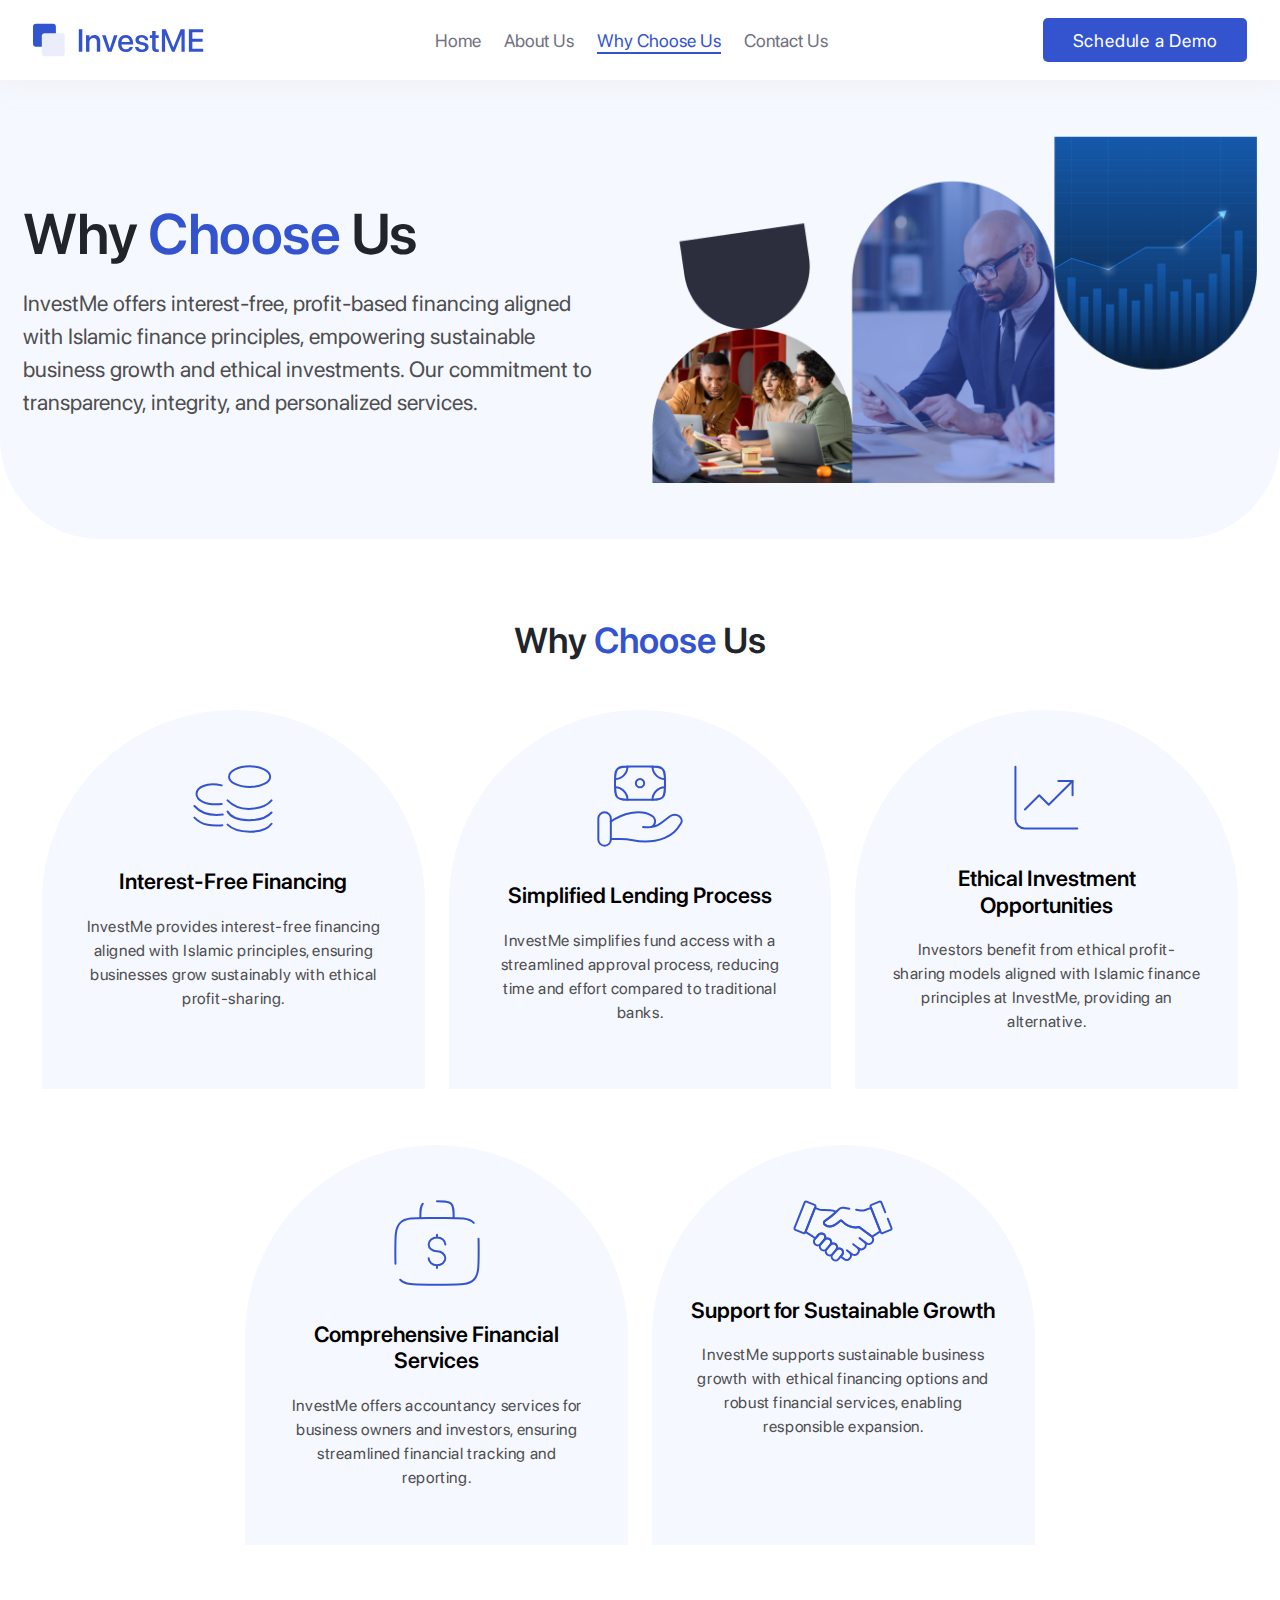
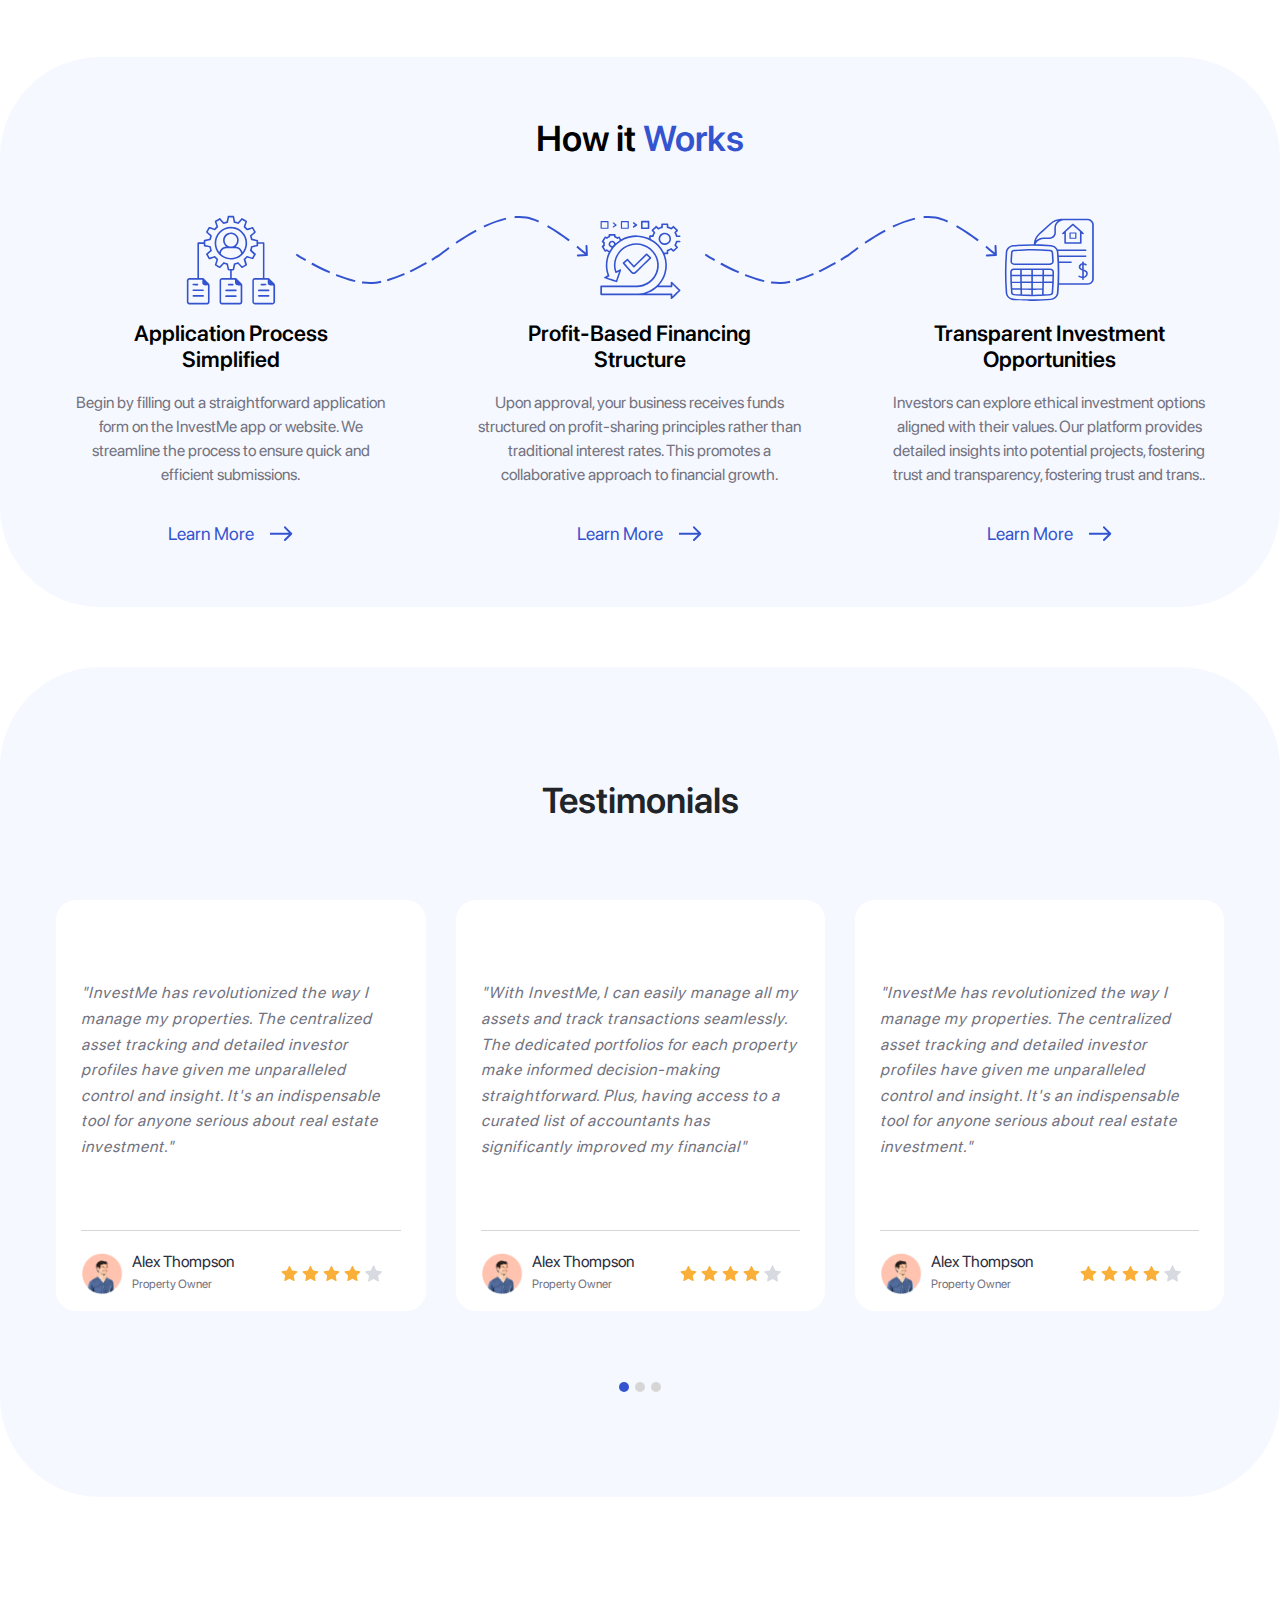
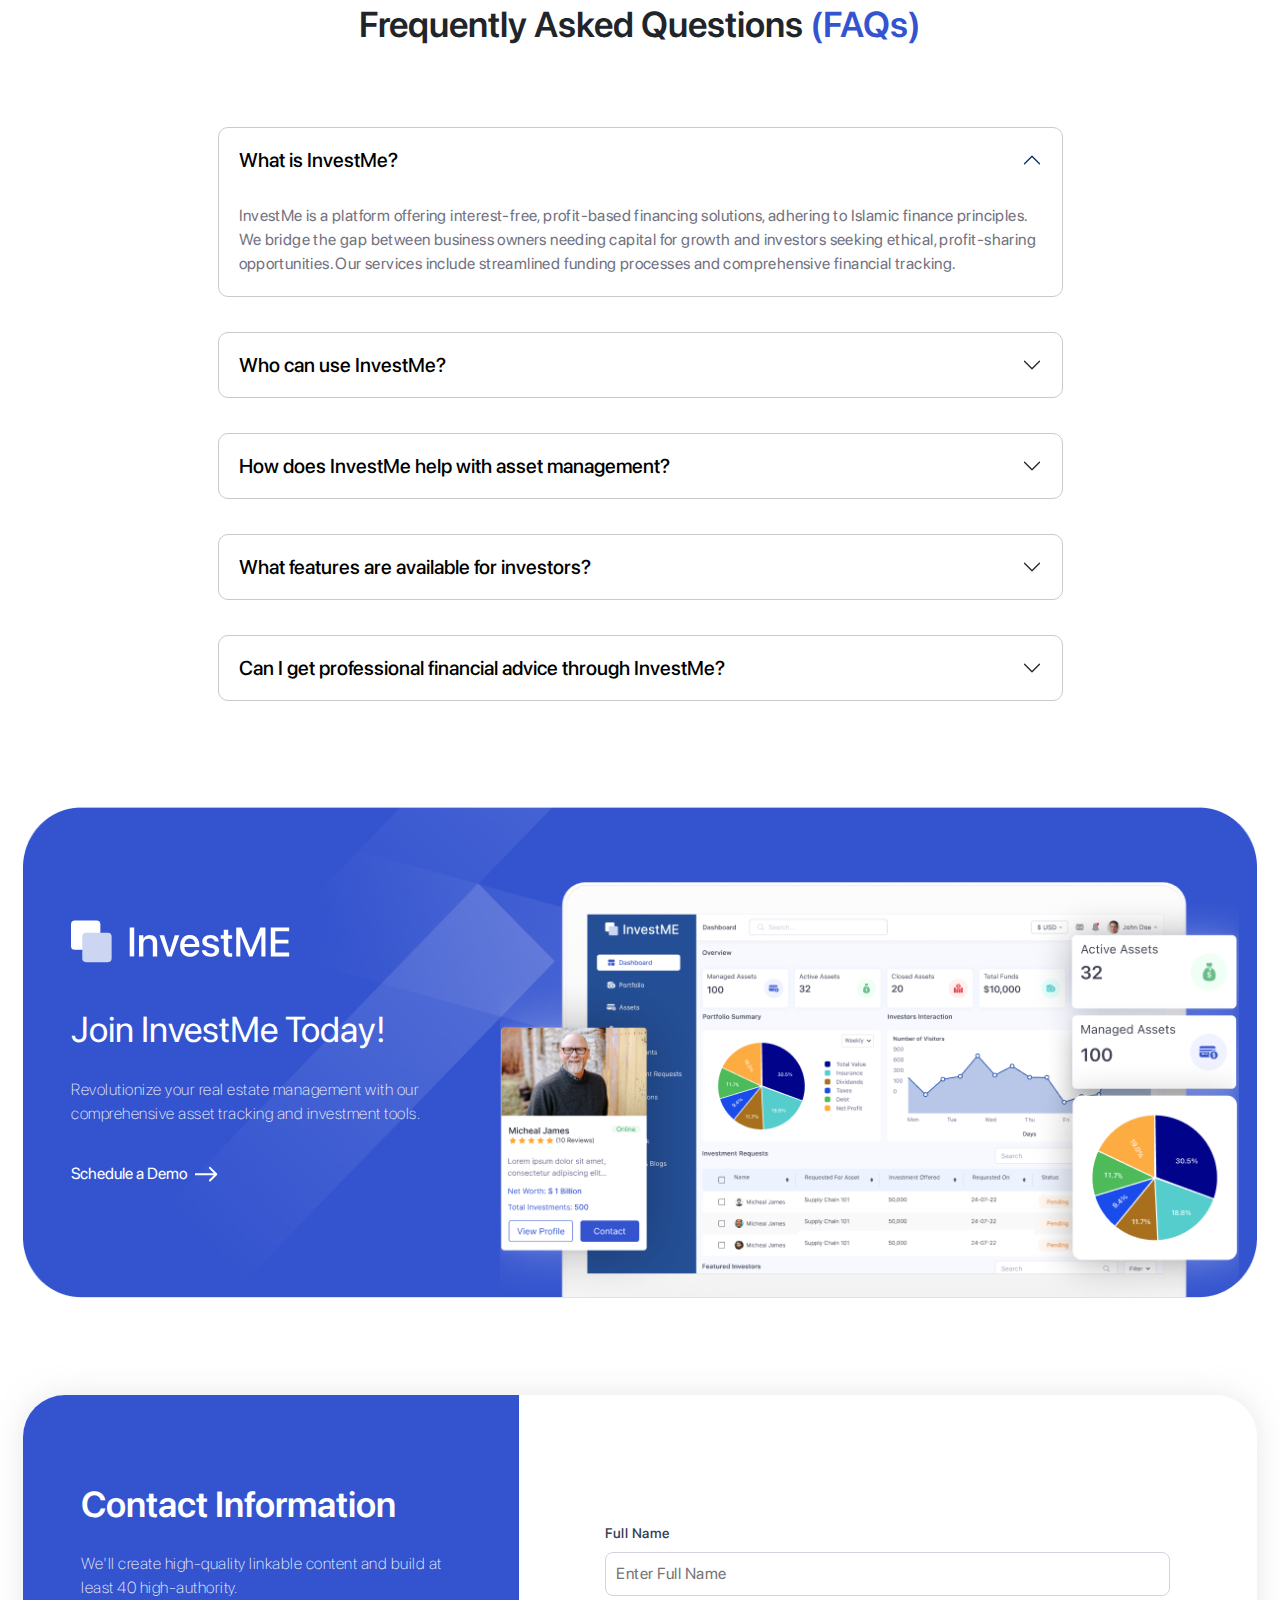
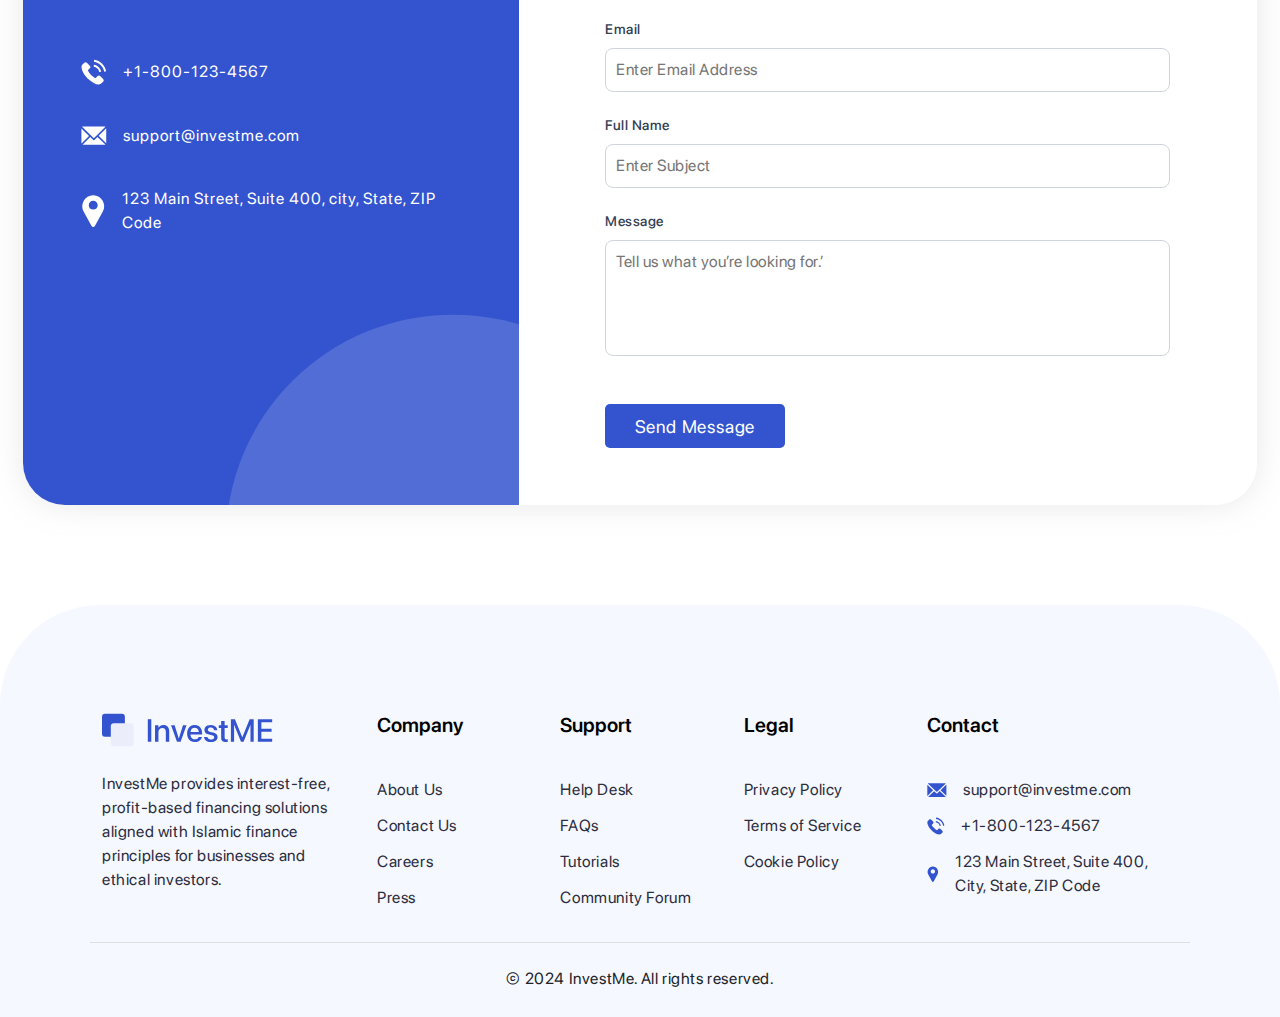
<file: choose-us.html>
<!DOCTYPE html>
<html lang="en">
<head>
    <meta charset="UTF-8">
    <meta name="viewport" content="width=device-width, initial-scale=1.0">
    <!-- owl carousal -->
    <link rel="stylesheet" href="https://cdnjs.cloudflare.com/ajax/libs/OwlCarousel2/2.3.4/assets/owl.carousel.min.css">
    <link rel="stylesheet" href="https://cdnjs.cloudflare.com/ajax/libs/OwlCarousel2/2.3.4/assets/owl.theme.default.min.css">
    <!-- bootstrap cdn -->
    <link href="https://cdn.jsdelivr.net/npm/bootstrap@5.0.2/dist/css/bootstrap.min.css" rel="stylesheet">
    <!-- stylesheet -->
    <link href="./css/style.css" rel="stylesheet" />
    <link rel="icon" type="image/x-icon" href="./assets/images/favicon.svg">
    <title>InvestMe | Choose Us</title>
</head>
<body>
    <!-- header -->
    <header>
        <nav class="navbar navbar-expand-lg navbar-light bg-white navigation">
            <div class="container">
                <a class="navbar-brand" href="/">
                    <img src="./assets/images/logo.svg" alt="investMe" />
                </a>
                <button class="navbar-toggler" type="button" data-bs-toggle="collapse" data-bs-target="#navbarNav" aria-controls="navbarNav" aria-expanded="false" aria-label="Toggle navigation">
                    <span class="navbar-toggler-icon"></span>
                </button>
                <div class="collapse navbar-collapse justify-content-center" id="navbarNav">
                    <ul class="navbar-nav navbar-list">
                        <li class="nav-item">
                            <a class="nav-link " aria-current="page" href="/">Home</a>
                        </li>
                        <li class="nav-item">
                            <a class="nav-link" href="/about.html">About Us</a>
                        </li>
                        <li class="nav-item">
                            <a class="nav-link active" href="/choose-us.html">Why Choose Us</a>
                        </li>
                        <li class="nav-item">
                            <a class="nav-link" href="/contact-us.html">Contact Us</a>
                        </li>
                    </ul>
                </div>
                <div class="header-schedule">
                    <a href="#" class="button">Schedule a Demo</a>
                </div>
            </div>
        </nav>
    </header>

    <!-- banner -->
    <section class="contact-banner">
        <div class="container">
            <div class="row contact-banner_row align-items-center justify-content-between">
                <div class="col-lg-6 contact-banner_text about-banner_text">
                    <h1 class="font-600">Why <span class="color-blue">Choose</span> Us</h1>
                    <p>InvestMe offers interest-free, profit-based financing aligned with Islamic finance principles, empowering sustainable business growth and ethical investments. Our commitment to transparency, integrity, and personalized services. </p>
                </div>
                <div class="col-lg-6 text-end">
                    <img src="./assets/images/about-banner.png" alt="investMe">
                </div>
            </div>
        </div>
    </section>

    <!-- choose us -->
    <section class="our-team_sec">
        <div class="container">
            <h2 class="text-center font-600">Why <span class="color-blue">Choose</span> Us</h2>
            <div class="d-flex mt-5 gap-4 flex-wrap justify-content-center">
                <div class="choose-us__col text-center">
                    <img src="./assets/images/fianace.svg" alt="investMe">
                    <h6 class="font-600">Interest-Free Financing</h6>
                    <p>InvestMe provides interest-free financing aligned with Islamic principles, ensuring businesses grow sustainably with ethical profit-sharing.</p>
                </div>
                <div class="choose-us__col text-center">
                    <img src="./assets/images/process.svg" alt="investMe">
                    <h6 class="font-600">Simplified Lending Process</h6>
                    <p>InvestMe simplifies fund access with a streamlined approval process, reducing time and effort compared to traditional banks.</p>
                </div>
                <div class="choose-us__col text-center">
                    <img src="./assets/images/ethical.svg" alt="investMe">
                    <h6 class="font-600">Ethical Investment Opportunities</h6>
                    <p>Investors benefit from ethical profit-sharing models aligned with Islamic finance principles at InvestMe, providing an alternative.</p>
                </div>
                <div class="choose-us__col text-center">
                    <img src="./assets/images/service.svg" alt="investMe">
                    <h6 class="font-600">Comprehensive Financial Services</h6>
                    <p>InvestMe offers accountancy services for business owners and investors, ensuring streamlined financial tracking and reporting. </p>
                </div>
                <div class="choose-us__col text-center">
                    <img src="./assets/images/growth.svg" alt="investMe">
                    <h6 class="font-600">Support for Sustainable Growth</h6>
                    <p>InvestMe supports sustainable business growth with ethical financing options and robust financial services, enabling responsible expansion.</p>
                </div>
            </div>
        </div>
    </section>

    <!-- how its work -->
    <section class="how-works__Sec">
        <div class="container">
            <h2 class="text-center font-600">How it <span class="color-blue">Works</span></h2>
            <div class="row how-works__row">
                <div class=" works_col text-center">
                    <img src="./assets/images/application-proces.svg" class="workImg" alt="investMe">
                    <h6 class="font-600">Application Process Simplified</h6>
                    <p>Begin by filling out a straightforward application form on the InvestMe app or website. We streamline the process to ensure quick and efficient submissions.</p>
                    <a href="#"  class="d-flex gap-3 justify-content-center">Learn More <img src="./assets/images/arrow.svg" alt="investMe"></a>
                </div>
                <div class=" works_col text-center">
                    <img src="./assets/images/profit.svg" class="workImg" alt="investMe">
                    <h6 class="font-600">Profit-Based Financing Structure</h6>
                    <p>Upon approval, your business receives funds structured on profit-sharing principles rather than traditional interest rates. This promotes a collaborative approach to financial growth.</p>
                    <a href="#" class="d-flex gap-3 justify-content-center">Learn More <img src="./assets/images/arrow.svg" alt="investMe"></a>
                </div>
                <div class=" works_col text-center">
                    <img src="./assets/images/transparent.svg" class="workImg" alt="investMe">
                    <h6 class="font-600">Transparent Investment Opportunities</h6>
                    <p>Investors can explore ethical investment options aligned with their values. Our platform provides detailed insights into potential projects, fostering trust and transparency,  fostering trust and trans..</p>
                    <a href="#"  class="d-flex gap-3 justify-content-center">Learn More <img src="./assets/images/arrow.svg" alt="investMe"></a>
                </div>
            </div>
        </div>
    </section>
  
    <!-- testimonial -->
    <section class="testimonial_sec">
        <div class="container">
            <h2 class="text-center font-600">Testimonials</h2>
            <div class="owl-container testimonial_container">
                <div class="owl-carousel owl-theme testimonial">
                    <div class="item testimonial_col">
                        <p>
                            "InvestMe has revolutionized the way I manage my properties. The centralized asset tracking and detailed investor profiles have given me unparalleled control and insight. It's an indispensable tool for anyone serious about real estate investment."
                        </p>
                        <div class="testimonial_user d-flex">
                            <div class="d-flex gap-2 user_img_col">
                                <img src="./assets/images/user.png" alt="investMe" />
                                <div>
                                    <h6>Alex Thompson</h6>
                                    <span>Property Owner</span>
                                </div>
                            </div>
                            <div class="d-flex review gap-1">
                                <img src="./assets/images/star-fill.svg" alt="investMe">
                                <img src="./assets/images/star-fill.svg" alt="investMe">
                                <img src="./assets/images/star-fill.svg" alt="investMe">
                                <img src="./assets/images/star-fill.svg" alt="investMe">
                                <img src="./assets/images/star-half.svg" alt="investMe">
                            </div>
                        </div>
                    </div>
                    <div class="item testimonial_col">
                        <p>
                            "With InvestMe, I can easily manage all my assets and track transactions seamlessly. The dedicated portfolios for each property make informed decision-making straightforward. Plus, having access to a curated list of accountants has significantly improved my financial"
                        </p>
                        <div class="testimonial_user d-flex">
                            <div class="d-flex gap-2 user_img_col">
                                <img src="./assets/images/user.png" alt="investMe" />
                                <div>
                                    <h6>Alex Thompson</h6>
                                    <span>Property Owner</span>
                                </div>
                            </div>
                            <div class="d-flex review gap-1">
                                <img src="./assets/images/star-fill.svg" alt="investMe">
                                <img src="./assets/images/star-fill.svg" alt="investMe">
                                <img src="./assets/images/star-fill.svg" alt="investMe">
                                <img src="./assets/images/star-fill.svg" alt="investMe">
                                <img src="./assets/images/star-half.svg" alt="investMe">
                            </div>
                        </div>
                    </div>
                    <div class="item testimonial_col">
                        <p>
                            "InvestMe has revolutionized the way I manage my properties. The centralized asset tracking and detailed investor profiles have given me unparalleled control and insight. It's an indispensable tool for anyone serious about real estate investment."
                        </p>
                        <div class="testimonial_user d-flex">
                            <div class="d-flex gap-2 user_img_col">
                                <img src="./assets/images/user.png" alt="investMe" />
                                <div>
                                    <h6>Alex Thompson</h6>
                                    <span>Property Owner</span>
                                </div>
                            </div>
                            <div class="d-flex review gap-1">
                                <img src="./assets/images/star-fill.svg" alt="investMe">
                                <img src="./assets/images/star-fill.svg" alt="investMe">
                                <img src="./assets/images/star-fill.svg" alt="investMe">
                                <img src="./assets/images/star-fill.svg" alt="investMe">
                                <img src="./assets/images/star-half.svg" alt="investMe">
                            </div>
                        </div>
                    </div>
                    <div class="item testimonial_col">
                        <p>
                            "InvestMe has revolutionized the way I manage my properties. The centralized asset tracking and detailed investor profiles have given me unparalleled control and insight. It's an indispensable tool for anyone serious about real estate investment."
                        </p>
                        <div class="testimonial_user d-flex">
                            <div class="d-flex gap-2 user_img_col">
                                <img src="./assets/images/user.png" alt="investMe" />
                                <div>
                                    <h6>Alex Thompson</h6>
                                    <span>Property Owner</span>
                                </div>
                            </div>
                            <div class="d-flex review gap-1">
                                <img src="./assets/images/star-fill.svg" alt="investMe">
                                <img src="./assets/images/star-fill.svg" alt="investMe">
                                <img src="./assets/images/star-fill.svg" alt="investMe">
                                <img src="./assets/images/star-fill.svg" alt="investMe">
                                <img src="./assets/images/star-half.svg" alt="investMe">
                            </div>
                        </div>
                    </div>
                    <div class="item testimonial_col">
                        <p>
                            "InvestMe has revolutionized the way I manage my properties. The centralized asset tracking and detailed investor profiles have given me unparalleled control and insight. It's an indispensable tool for anyone serious about real estate investment."
                        </p>
                        <div class="testimonial_user d-flex">
                            <div class="d-flex gap-2 user_img_col">
                                <img src="./assets/images/user.png" alt="investMe" />
                                <div>
                                    <h6>Alex Thompson</h6>
                                    <span>Property Owner</span>
                                </div>
                            </div>
                            <div class="d-flex review gap-1">
                                <img src="./assets/images/star-fill.svg" alt="investMe">
                                <img src="./assets/images/star-fill.svg" alt="investMe">
                                <img src="./assets/images/star-fill.svg" alt="investMe">
                                <img src="./assets/images/star-fill.svg" alt="investMe">
                                <img src="./assets/images/star-half.svg" alt="investMe">
                            </div>
                        </div>
                    </div>
                    <div class="item testimonial_col">
                        <p>
                            "InvestMe has revolutionized the way I manage my properties. The centralized asset tracking and detailed investor profiles have given me unparalleled control and insight. It's an indispensable tool for anyone serious about real estate investment."
                        </p>
                        <div class="testimonial_user d-flex">
                            <div class="d-flex gap-2 user_img_col">
                                <img src="./assets/images/user.png" alt="investMe" />
                                <div>
                                    <h6>Alex Thompson</h6>
                                    <span>Property Owner</span>
                                </div>
                            </div>
                            <div class="d-flex review gap-1">
                                <img src="./assets/images/star-fill.svg" alt="investMe">
                                <img src="./assets/images/star-fill.svg" alt="investMe">
                                <img src="./assets/images/star-fill.svg" alt="investMe">
                                <img src="./assets/images/star-fill.svg" alt="investMe">
                                <img src="./assets/images/star-half.svg" alt="investMe">
                            </div>
                        </div>
                    </div>
                    <div class="item testimonial_col">
                        <p>
                            "InvestMe has revolutionized the way I manage my properties. The centralized asset tracking and detailed investor profiles have given me unparalleled control and insight. It's an indispensable tool for anyone serious about real estate investment."
                        </p>
                        <div class="testimonial_user d-flex">
                            <div class="d-flex gap-2 user_img_col">
                                <img src="./assets/images/user.png" alt="investMe" />
                                <div>
                                    <h6>Alex Thompson</h6>
                                    <span>Property Owner</span>
                                </div>
                            </div>
                            <div class="d-flex review gap-1">
                                <img src="./assets/images/star-fill.svg" alt="investMe">
                                <img src="./assets/images/star-fill.svg" alt="investMe">
                                <img src="./assets/images/star-fill.svg" alt="investMe">
                                <img src="./assets/images/star-fill.svg" alt="investMe">
                                <img src="./assets/images/star-half.svg" alt="investMe">
                            </div>
                        </div>
                    </div>
                </div>
            </div>
        </div>
    </section>

    <!-- faq's -->
    <section class="faq-section">
        <div class="container">
            <h2 class="text-center font-600">Frequently Asked Questions <span class="color-blue">(FAQs)</span></h2>
            <div class="faq-accordians">
                <div class="accordion" id="accordionExample">
                    <div class="accordion-item mb-4 cutom-accordian_class">
                    <h2 class="accordion-header" id="headingOne">
                        <button class="accordion-button" type="button" data-bs-toggle="collapse" data-bs-target="#collapseOne" aria-expanded="true" aria-controls="collapseOne">
                            What is InvestMe?
                        </button>
                    </h2>
                    <div id="collapseOne" class="accordion-collapse collapse show" aria-labelledby="headingOne" data-bs-parent="#accordionExample">
                        <div class="accordion-body">
                            InvestMe is a platform offering interest-free, profit-based financing solutions, adhering to Islamic finance principles. We bridge the gap between business owners needing capital for growth and investors seeking ethical, profit-sharing opportunities. Our services include streamlined funding processes and comprehensive financial tracking.
                        </div>
                    </div>
                    </div>
                    <div class="accordion-item mb-4 cutom-accordian_class">
                    <h2 class="accordion-header" id="headingTwo">
                        <button class="accordion-button collapsed" type="button" data-bs-toggle="collapse" data-bs-target="#collapseTwo" aria-expanded="false" aria-controls="collapseTwo">
                            Who can use InvestMe?
                        </button>
                    </h2>
                    <div id="collapseTwo" class="accordion-collapse collapse" aria-labelledby="headingTwo" data-bs-parent="#accordionExample">
                        <div class="accordion-body">
                            InvestMe is a platform offering interest-free, profit-based financing solutions, adhering to Islamic finance principles. We bridge the gap between business owners needing capital for growth and investors seeking ethical, profit-sharing opportunities. Our services include streamlined funding processes and comprehensive financial tracking.
                        </div>
                    </div>
                    </div>
                    <div class="accordion-item mb-4 cutom-accordian_class">
                    <h2 class="accordion-header" id="headingThree">
                        <button class="accordion-button collapsed" type="button" data-bs-toggle="collapse" data-bs-target="#collapseThree" aria-expanded="false" aria-controls="collapseThree">
                            How does InvestMe help with asset management?
                        </button>
                    </h2>
                    <div id="collapseThree" class="accordion-collapse collapse" aria-labelledby="headingThree" data-bs-parent="#accordionExample">
                        <div class="accordion-body">
                            InvestMe is a platform offering interest-free, profit-based financing solutions, adhering to Islamic finance principles. We bridge the gap between business owners needing capital for growth and investors seeking ethical, profit-sharing opportunities. Our services include streamlined funding processes and comprehensive financial tracking.
                        </div>
                    </div>
                    </div>
                    <div class="accordion-item mb-4 cutom-accordian_class">
                        <h2 class="accordion-header" id="headingFour">
                            <button class="accordion-button collapsed" type="button" data-bs-toggle="collapse" data-bs-target="#collapseFour" aria-expanded="false" aria-controls="collapseFour">
                                What features are available for investors?
                            </button>
                        </h2>
                        <div id="collapseFour" class="accordion-collapse collapse" aria-labelledby="headingFour" data-bs-parent="#accordionExample">
                            <div class="accordion-body">
                                InvestMe is a platform offering interest-free, profit-based financing solutions, adhering to Islamic finance principles. We bridge the gap between business owners needing capital for growth and investors seeking ethical, profit-sharing opportunities. Our services include streamlined funding processes and comprehensive financial tracking.
                            </div>
                        </div>
                    </div>
                    <div class="accordion-item mb-4 cutom-accordian_class">
                        <h2 class="accordion-header" id="headingFive">
                            <button class="accordion-button collapsed" type="button" data-bs-toggle="collapse" data-bs-target="#collapseFive" aria-expanded="false" aria-controls="collapseFive">
                                Can I get professional financial advice through InvestMe?
                            </button>
                        </h2>
                        <div id="collapseFive" class="accordion-collapse collapse" aria-labelledby="headingFive" data-bs-parent="#accordionExample">
                            <div class="accordion-body">
                                InvestMe is a platform offering interest-free, profit-based financing solutions, adhering to Islamic finance principles. We bridge the gap between business owners needing capital for growth and investors seeking ethical, profit-sharing opportunities. Our services include streamlined funding processes and comprehensive financial tracking.
                            </div>
                        </div>
                    </div>
                </div>
            </div>
        </div>
    </section>

    <!-- join us -->
    <section class="join-us_sec">
        <div class="container">
            <div class="join-us_sec__Bg">
                <div class="join_row row align-items-center">
                    <div class="col-lg-4 join_text">
                        <img src="./assets/images/white-logo.svg" alt="investMe">
                        <h5 class="text-white">Join InvestMe Today!</h5>
                        <p class="text-white">Revolutionize your real estate management with our comprehensive asset tracking and investment tools.</p>
                        <a href="#" class="text-white d-flex gap-2">Schedule a Demo <img src="./assets/images/arrow.svg" alt="investMe"></a>
                    </div>
                    <div class="col-lg-8 join-img position-relative">
                        <img src="./assets/images/join-.png" alt="investMe">
                    </div>
                </div>
            </div>
        </div>
    </section>

    <section class="contact-info_sec">
        <div class="container">
            <div class="contact_row d-flex">
                <div class="contact-1 position-relative">
                    <h3 class="text-white font-600">Contact Information</h3>
                    <p class="text-white">We'll create high-quality linkable content and build at least 40 high-authority.</p>
                    <a href="tel:+1-800-123-4567" class="d-flex font-400 text-white contact_info gap-3 align-items-center">
                        <img src="./assets/images/contact-2.svg" alt="investMe">
                        <span>+1-800-123-4567</span>
                    </a>
                    <a href="mailto:support@investme.com" class="d-flex font-400 text-white contact_info gap-3 align-items-center">
                        <img src="./assets/images/contact-3.svg" alt="investMe">
                        <span>support@investme.com</span>
                    </a>
                    <a href="#" class="d-flex font-400 text-white contact_info gap-3 align-items-center">
                        <img src="./assets/images/contact-1.svg" alt="investMe">
                        <span>123 Main Street, Suite
                            400, city, State, ZIP Code</span>
                    </a>
                </div>
                <div class="contact-2">
                    <form action="" class="contact_form">
                        <div>
                            <label for="fname">Full Name</label>
                            <input type="text" name="fname" placeholder="Enter Full Name" />
                        </div>
                        <div>
                            <label for="email">Email</label>
                            <input type="email" name="email" placeholder="Enter Email Address" />
                        </div>
                        <div>
                            <label for="subject">Full Name</label>
                            <input type="text" name="subject" placeholder="Enter Subject" />
                        </div>
                        <div>
                            <label for="subject">Message</label>
                            <textarea name="message" rows="4" placeholder="Tell us what you’re looking for.’"></textarea>
                        </div>
                        <button type="submit" class="button border-0 mt-5">Send Message</button>
                    </form>
                </div>
            </div>
        </div>
    </section>

    <!-- footer -->
    <footer class="footer_bg">
        <div class="container">
            <div class="row footer_row">
                <div class="col-lg-3 footer_col-1">
                    <img src="./assets/images/logo.svg" alt="investMe">
                    <p>InvestMe provides interest-free, profit-based financing solutions aligned with Islamic finance principles for businesses and ethical investors.</p>
                </div>
                <div class="col-lg-2 col-md-6 footer_list">
                    <h6 class="font-600">Company</h6>
                    <a href="/about.html">About Us</a>
                    <a href="/contact-us.html">Contact Us</a>
                    <a href="#">Careers</a>
                    <a href="#">Press</a>
                </div>
                <div class="col-lg-2 footer_list col-md-6">
                    <h6 class="font-600">Support</h6>
                    <a href="#">Help Desk</a>
                    <a href="#">FAQs</a>
                    <a href="#">Tutorials</a>
                    <a href="#">Community Forum</a>
                </div>
                <div class="col-lg-2 footer_list col-md-6">
                    <h6 class="font-600">Legal</h6>
                    <a href="/privacy-policy.html">Privacy Policy</a>
                    <a href="/terms-&-conditions.html">Terms of Service</a>
                    <a href="#">Cookie Policy</a>
                </div>
                <div class="col-lg-3 footer_list col-md-6">
                    <h6 class="font-600">Contact</h6>
                    <a href="#" class="d-flex align-items-center gap-3">
                        <img src="./assets/images/contact-3.svg" alt="investMe">
                        support@investme.com
                    </a>
                    <a href="#" class="d-flex align-items-center gap-3"><img src="./assets/images/contact-2.svg" alt="investMe"> +1-800-123-4567</a>
                    <a href="#" class="d-flex align-items-center gap-3"><img src="./assets/images/contact-1.svg" alt="investMe"> 123 Main Street, Suite 400, City, State, ZIP Code</a>
                </div>
            </div>
            <p class="text-center pt-4 tagLine">© 2024 InvestMe. All rights reserved.</p>
        </div>
    </footer>

    <script src="https://ajax.googleapis.com/ajax/libs/jquery/3.5.1/jquery.min.js"></script>
    <script src="https://cdnjs.cloudflare.com/ajax/libs/OwlCarousel2/2.3.4/owl.carousel.min.js"></script>
    <script src="https://cdn.jsdelivr.net/npm/bootstrap@5.0.2/dist/js/bootstrap.bundle.min.js"></script>
    <script src="./js/main.js"></script>
</body>
</html>
</file>
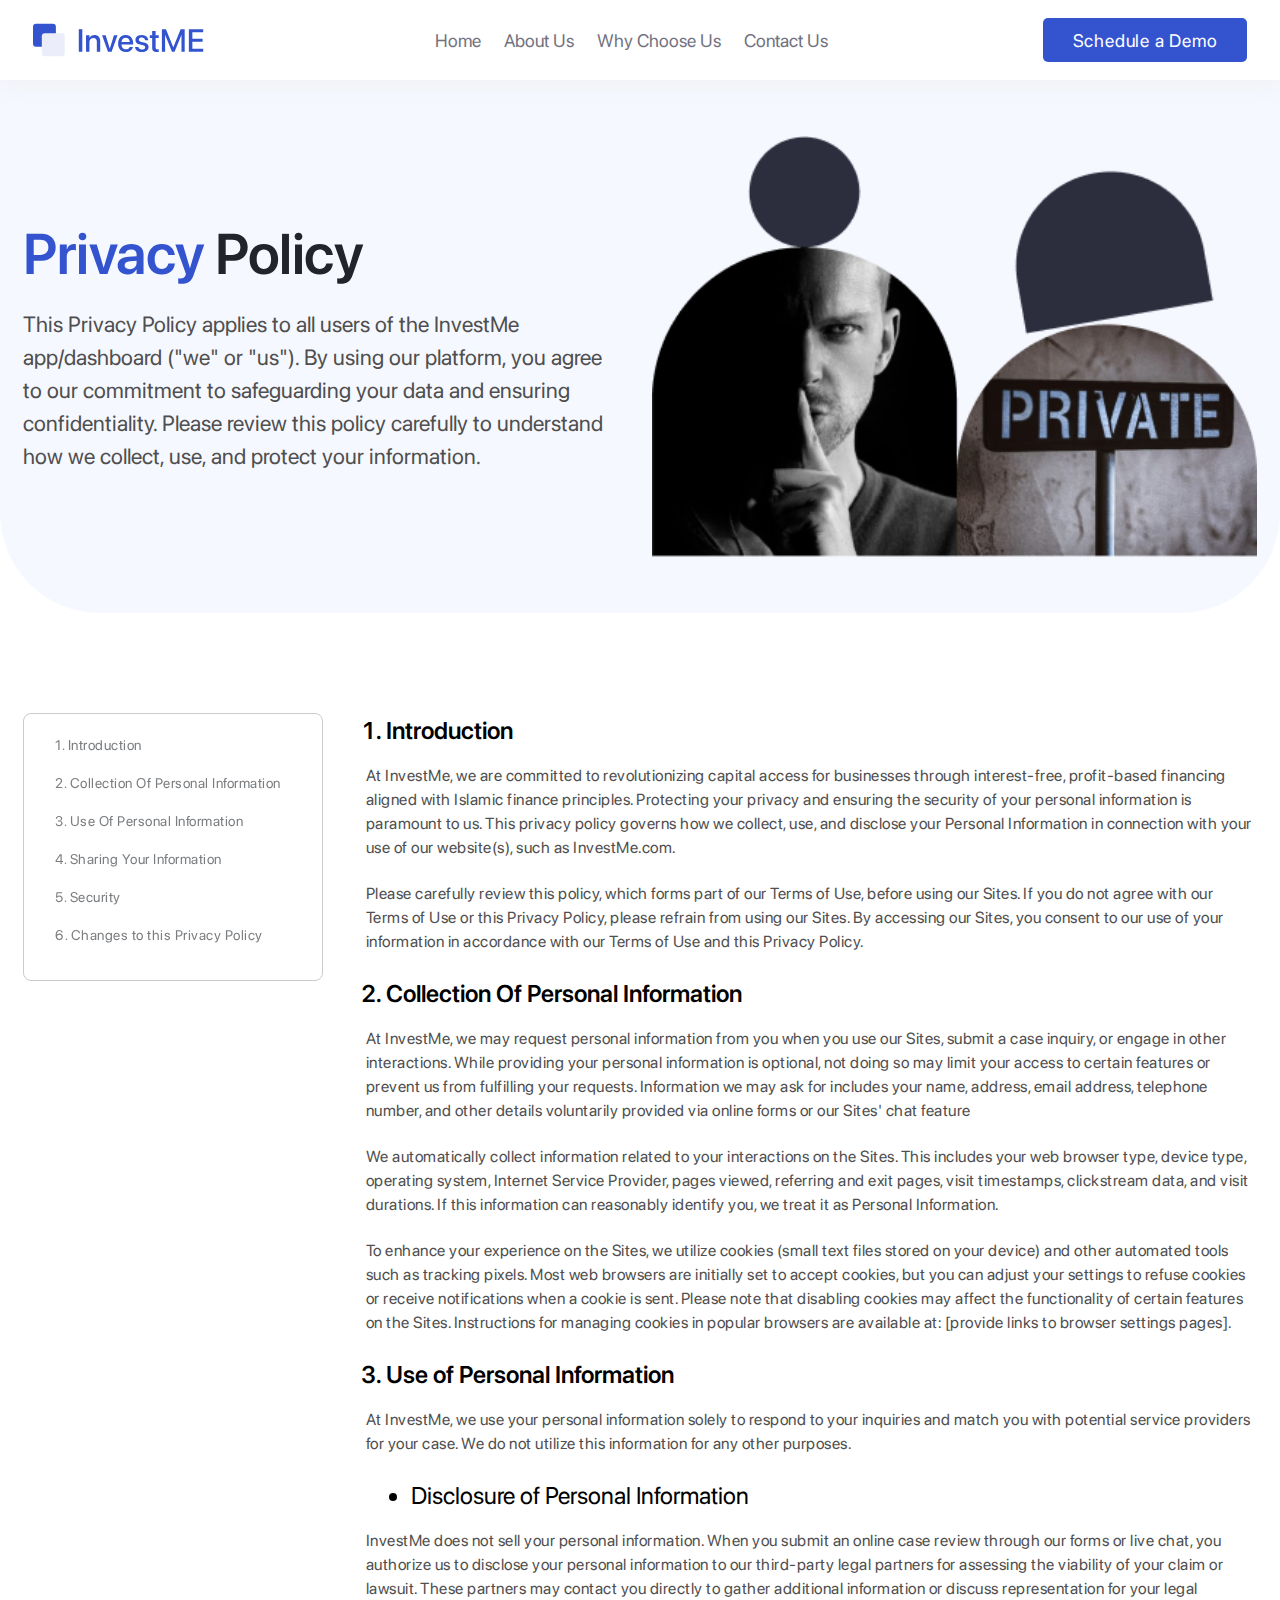
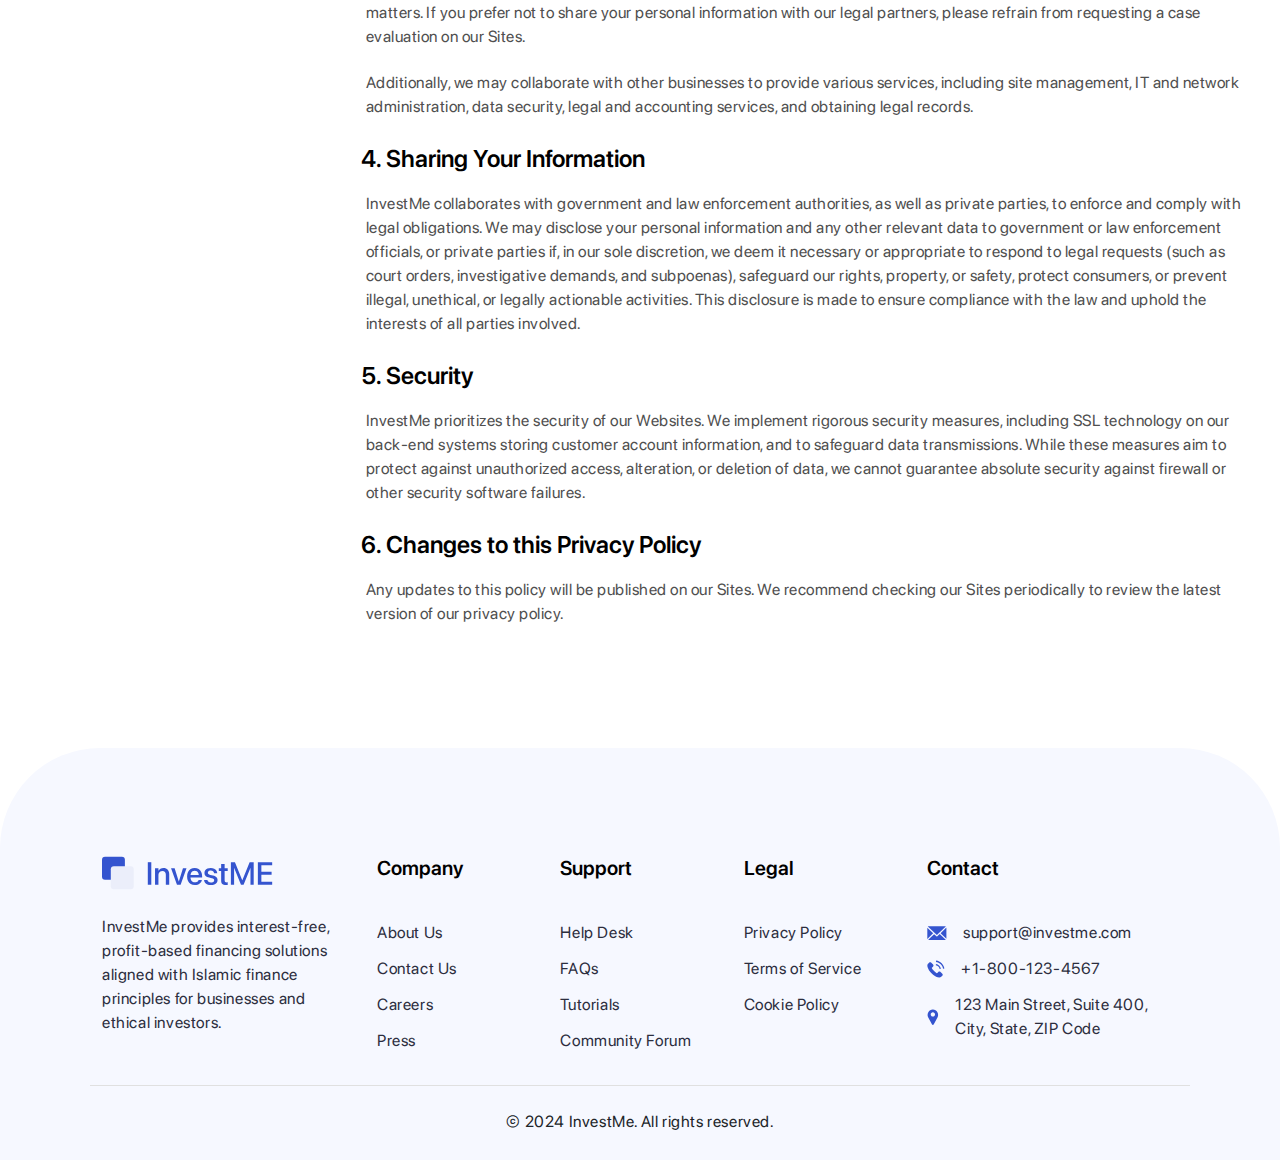
<file: privacy-policy.html>
<!DOCTYPE html>
<html lang="en">
<head>
    <meta charset="UTF-8">
    <meta name="viewport" content="width=device-width, initial-scale=1.0">
    <!-- bootstrap cdn -->
    <link href="https://cdn.jsdelivr.net/npm/bootstrap@5.0.2/dist/css/bootstrap.min.css" rel="stylesheet">
    <!-- stylesheet -->
    <link href="./css/style.css" rel="stylesheet" />
    <link rel="icon" type="image/x-icon" href="./assets/images/favicon.svg">
    <title>InvestMe | Privacy Policy</title>
</head>
<body>
    <!-- header -->
    <header>
        <nav class="navbar navbar-expand-lg navbar-light bg-white navigation">
            <div class="container">
                <a class="navbar-brand" href="/">
                    <img src="./assets/images/logo.svg" alt="investMe" />
                </a>
                <button class="navbar-toggler" type="button" data-bs-toggle="collapse" data-bs-target="#navbarNav" aria-controls="navbarNav" aria-expanded="false" aria-label="Toggle navigation">
                    <span class="navbar-toggler-icon"></span>
                </button>
                <div class="collapse navbar-collapse justify-content-center" id="navbarNav">
                    <ul class="navbar-nav navbar-list">
                        <li class="nav-item">
                            <a class="nav-link" aria-current="page" href="/">Home</a>
                        </li>
                        <li class="nav-item">
                            <a class="nav-link" href="/about.html">About Us</a>
                        </li>
                        <li class="nav-item">
                            <a class="nav-link" href="/choose-us.html">Why Choose Us</a>
                        </li>
                        <li class="nav-item">
                            <a class="nav-link" href="/contact-us.html">Contact Us</a>
                        </li>
                    </ul>
                </div>
                <div class="header-schedule">
                    <a href="#" class="button">Schedule a Demo</a>
                </div>
            </div>
        </nav>
    </header>

    <!-- banner -->
    <section class="contact-banner">
        <div class="container">
            <div class="row contact-banner_row align-items-center justify-content-between">
                <div class="col-lg-6 contact-banner_text about-banner_text">
                    <h1 class="font-600"><span class="color-blue">Privacy </span> Policy</h1>
                    <p>This Privacy Policy applies to all users of the InvestMe app/dashboard ("we" or "us"). By using our platform, you agree to our commitment to safeguarding your data and ensuring confidentiality. Please review this policy carefully to understand how we collect, use, and protect your information.</p>
                </div>
                <div class="col-lg-6 text-end">
                    <img src="./assets/images/policy.png" alt="investMe">
                </div>
            </div>
        </div>
    </section>

    <!-- policy detail -->
    <section>
        <div class="container">
            <div class="d-flex policy_row">
                <div class="listing">   
                    <ul>
                        <li><a href="#list">1. Introduction</a></li>
                        <li><a href="#info">2. Collection Of Personal Information</a></li>
                        <li><a href="#use">3. Use Of Personal Information</a></li>
                        <li><a href="#sharing">4. Sharing Your Information</a></li>
                        <li><a href="#security">5. Security</a></li>
                        <li><a href="#policy">6. Changes to this Privacy Policy</a></li>
                    </ul>
                </div>  
                <div class="text_list">
                    <ul>
                        <li class="font-600" id="list">Introduction</li>
                        <p>At InvestMe, we are committed to revolutionizing capital access for businesses through interest-free, profit-based financing aligned with Islamic finance principles. Protecting your privacy and ensuring the security of your personal information is paramount to us. This privacy policy governs how we collect, use, and disclose your Personal Information in connection with your use of our website(s), such as InvestMe.com. </p>
                        <p>Please carefully review this policy, which forms part of our Terms of Use, before using our Sites. If you do not agree with our Terms of Use or this Privacy Policy, please refrain from using our Sites. By accessing our Sites, you consent to our use of your information in accordance with our Terms of Use and this Privacy Policy.</p>
                        
                        <li class="font-600" id="info">Collection Of Personal Information</li>
                        <p>At InvestMe, we may request personal information from you when you use our Sites, submit a case inquiry, or engage in other interactions. While providing your personal information is optional, not doing so may limit your access to certain features or prevent us from fulfilling your requests. Information we may ask for includes your name, address, email address, telephone number, and other details voluntarily provided via online forms or our Sites' chat feature</p>
                        <p> We automatically collect information related to your interactions on the Sites. This includes your web browser type, device type, operating system, Internet Service Provider, pages viewed, referring and exit pages, visit timestamps, clickstream data, and visit durations. If this information can reasonably identify you, we treat it as Personal Information.</p>
                        <p>To enhance your experience on the Sites, we utilize cookies (small text files stored on your device) and other automated tools such as tracking pixels. Most web browsers are initially set to accept cookies, but you can adjust your settings to refuse cookies or receive notifications when a cookie is sent. Please note that disabling cookies may affect the functionality of certain features on the Sites. Instructions for managing cookies in popular browsers are available at: [provide links to browser settings pages].</p>

                        <li class="font-600" id="use">Use of Personal Information</li>
                        <p>At InvestMe, we use your personal information solely to respond to your inquiries and match you with potential service providers for your case. We do not utilize this information for any other purposes.</p>
                        <ul class="inner_list">
                            <li>Disclosure of Personal Information</li>
                            <p>InvestMe does not sell your personal information. When you submit an online case review through our forms or live chat, you authorize us to disclose your personal information to our third-party legal partners for assessing the viability of your claim or lawsuit. These partners may contact you directly to gather additional information or discuss representation for your legal matters. If you prefer not to share your personal information with our legal partners, please refrain from requesting a case evaluation on our Sites.</p>
                            <p>Additionally, we may collaborate with other businesses to provide various services, including site management, IT and network administration, data security, legal and accounting services, and obtaining legal records.</p>
                        </ul>
                        <li class="font-600" id="sharing">Sharing Your Information</li>
                        <p>InvestMe collaborates with government and law enforcement authorities, as well as private parties, to enforce and comply with legal obligations. We may disclose your personal information and any other relevant data to government or law enforcement officials, or private parties if, in our sole discretion, we deem it necessary or appropriate to respond to legal requests (such as court orders, investigative demands, and subpoenas), safeguard our rights, property, or safety, protect consumers, or prevent illegal, unethical, or legally actionable activities. This disclosure is made to ensure compliance with the law and uphold the interests of all parties involved.</p>

                        <li class="font-600" id="security">Security</li>
                        <p>InvestMe prioritizes the security of our Websites. We implement rigorous security measures, including SSL technology on our back-end systems storing customer account information, and to safeguard data transmissions. While these measures aim to protect against unauthorized access, alteration, or deletion of data, we cannot guarantee absolute security against firewall or other security software failures.</p>

                        <li class="font-600" id="policy">Changes to this Privacy Policy</li>
                        <p>Any updates to this policy will be published on our Sites. We recommend checking our Sites periodically to review the latest version of our privacy policy.</p>

                        
                    </ul>
                </div>
            </div>
        </div>
        
    </section>

    <!-- footer -->
    <footer class="footer_bg">
        <div class="container">
            <div class="row footer_row">
                <div class="col-lg-3 footer_col-1">
                    <img src="./assets/images/logo.svg" alt="investMe">
                    <p>InvestMe provides interest-free, profit-based financing solutions aligned with Islamic finance principles for businesses and ethical investors.</p>
                </div>
                <div class="col-lg-2 col-md-6 footer_list">
                    <h6 class="font-600">Company</h6>
                    <a href="/about.html">About Us</a>
                    <a href="/contact-us.html">Contact Us</a>
                    <a href="#">Careers</a>
                    <a href="#">Press</a>
                </div>
                <div class="col-lg-2 footer_list col-md-6">
                    <h6 class="font-600">Support</h6>
                    <a href="#">Help Desk</a>
                    <a href="#">FAQs</a>
                    <a href="#">Tutorials</a>
                    <a href="#">Community Forum</a>
                </div>
                <div class="col-lg-2 footer_list col-md-6">
                    <h6 class="font-600">Legal</h6>
                    <a href="/privacy-policy.html">Privacy Policy</a>
                    <a href="/terms-&-conditions.html">Terms of Service</a>
                    <a href="#">Cookie Policy</a>
                </div>
                <div class="col-lg-3 footer_list col-md-6">
                    <h6 class="font-600">Contact</h6>
                    <a href="#" class="d-flex align-items-center gap-3">
                        <img src="./assets/images/contact-3.svg" alt="investMe">
                        support@investme.com
                    </a>
                    <a href="#" class="d-flex align-items-center gap-3"><img src="./assets/images/contact-2.svg" alt="investMe"> +1-800-123-4567</a>
                    <a href="#" class="d-flex align-items-center gap-3"><img src="./assets/images/contact-1.svg" alt="investMe"> 123 Main Street, Suite 400, City, State, ZIP Code</a>
                </div>
            </div>
            <p class="text-center pt-4 tagLine">© 2024 InvestMe. All rights reserved.</p>
        </div>
    </footer>

    <script src="https://cdn.jsdelivr.net/npm/bootstrap@5.0.2/dist/js/bootstrap.bundle.min.js"></script>
    <script src="./js/main.js"></script>
    <script>
        document.addEventListener("DOMContentLoaded", function() {
            const sections = document.querySelectorAll('.text_list ul li');
            const navLinks = document.querySelectorAll('.listing ul li a');
    
            const options = {
                root: null,
                rootMargin: "-20% 0px -50% 0px",
                threshold: 0
            };
    
            let observer = new IntersectionObserver((entries, observer) => {
                entries.forEach(entry => {
                    if (entry.isIntersecting) {
                        navLinks.forEach(link => {
                            link.classList.remove('policyActive');
                        });
    
                        const id = entry.target.id;
                        const activeLink = document.querySelector(`a[href="#${id}"]`);
    
                        if (activeLink) {
                            activeLink.classList.add('policyActive');
                        }
                    }
                });
            }, options);
    
            sections.forEach(section => {
                observer.observe(section);
            });
        });
    </script>
    
</body>
</html>
</file>
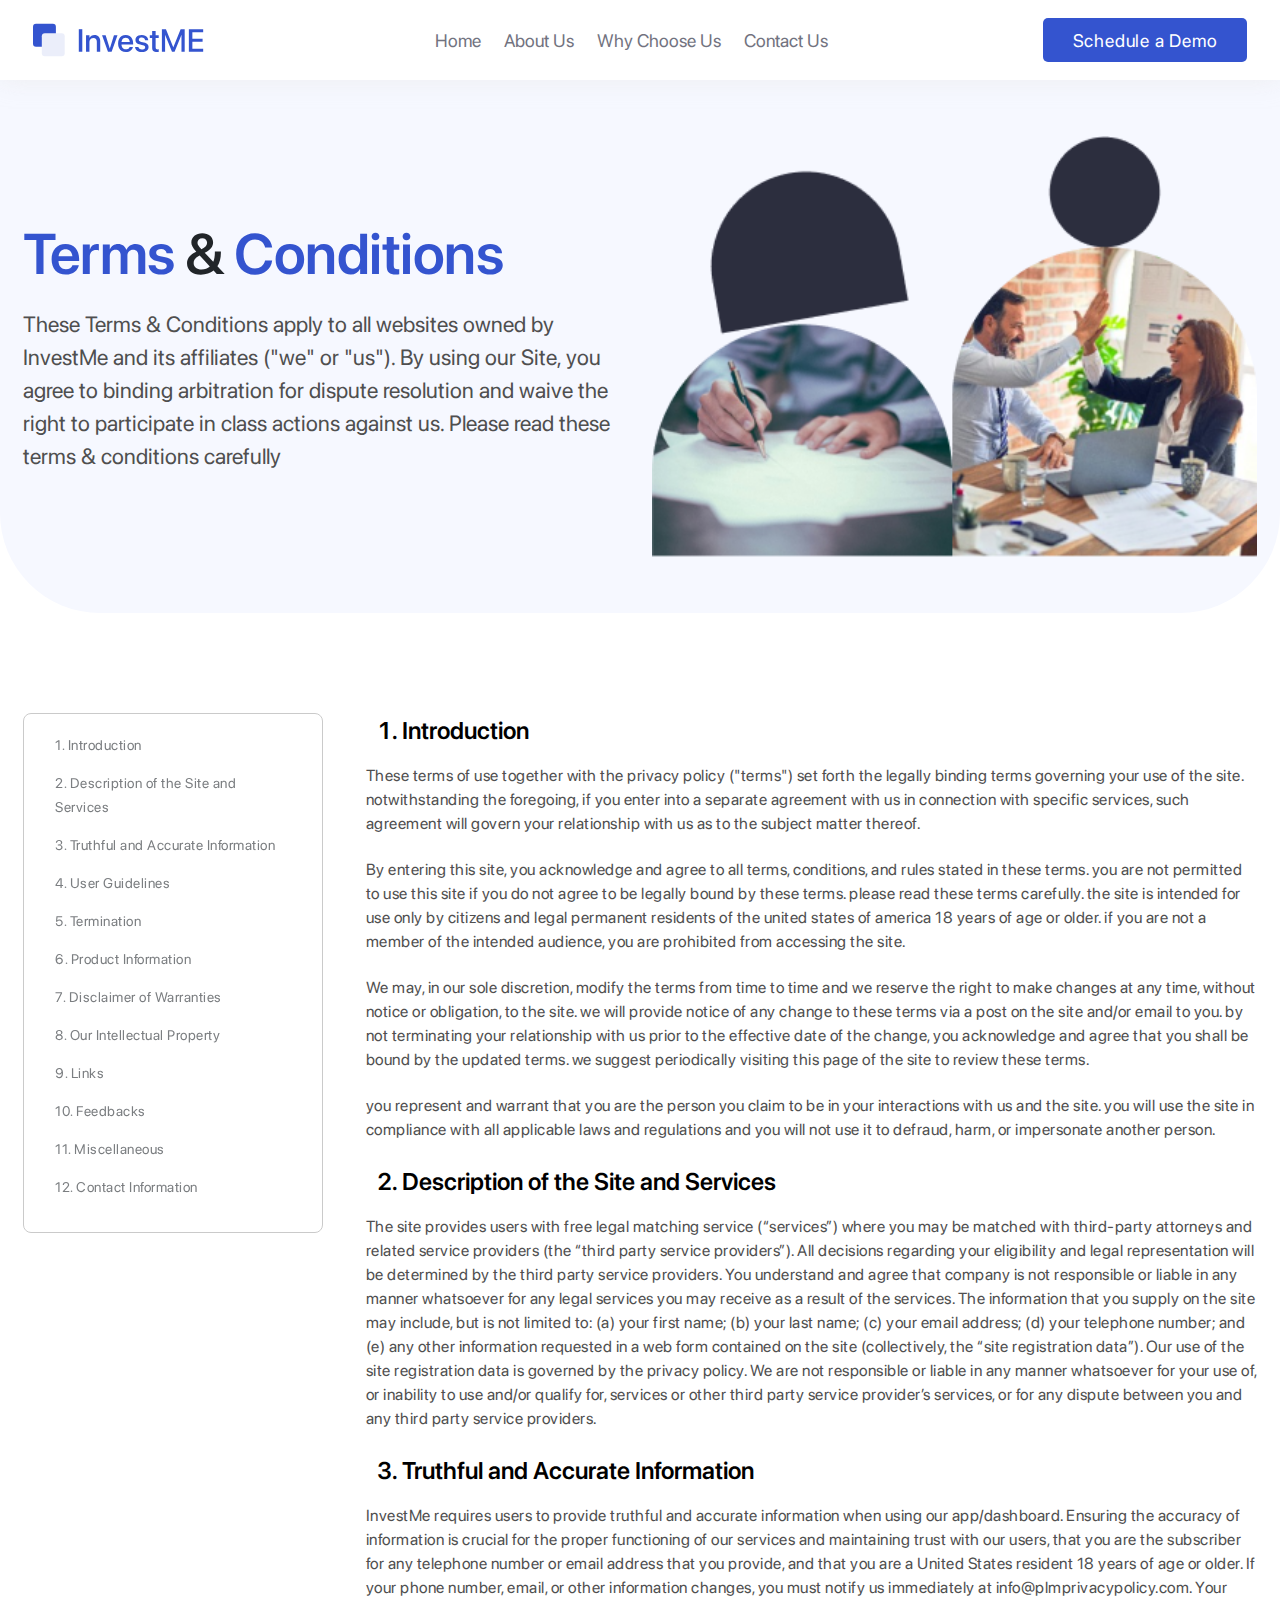
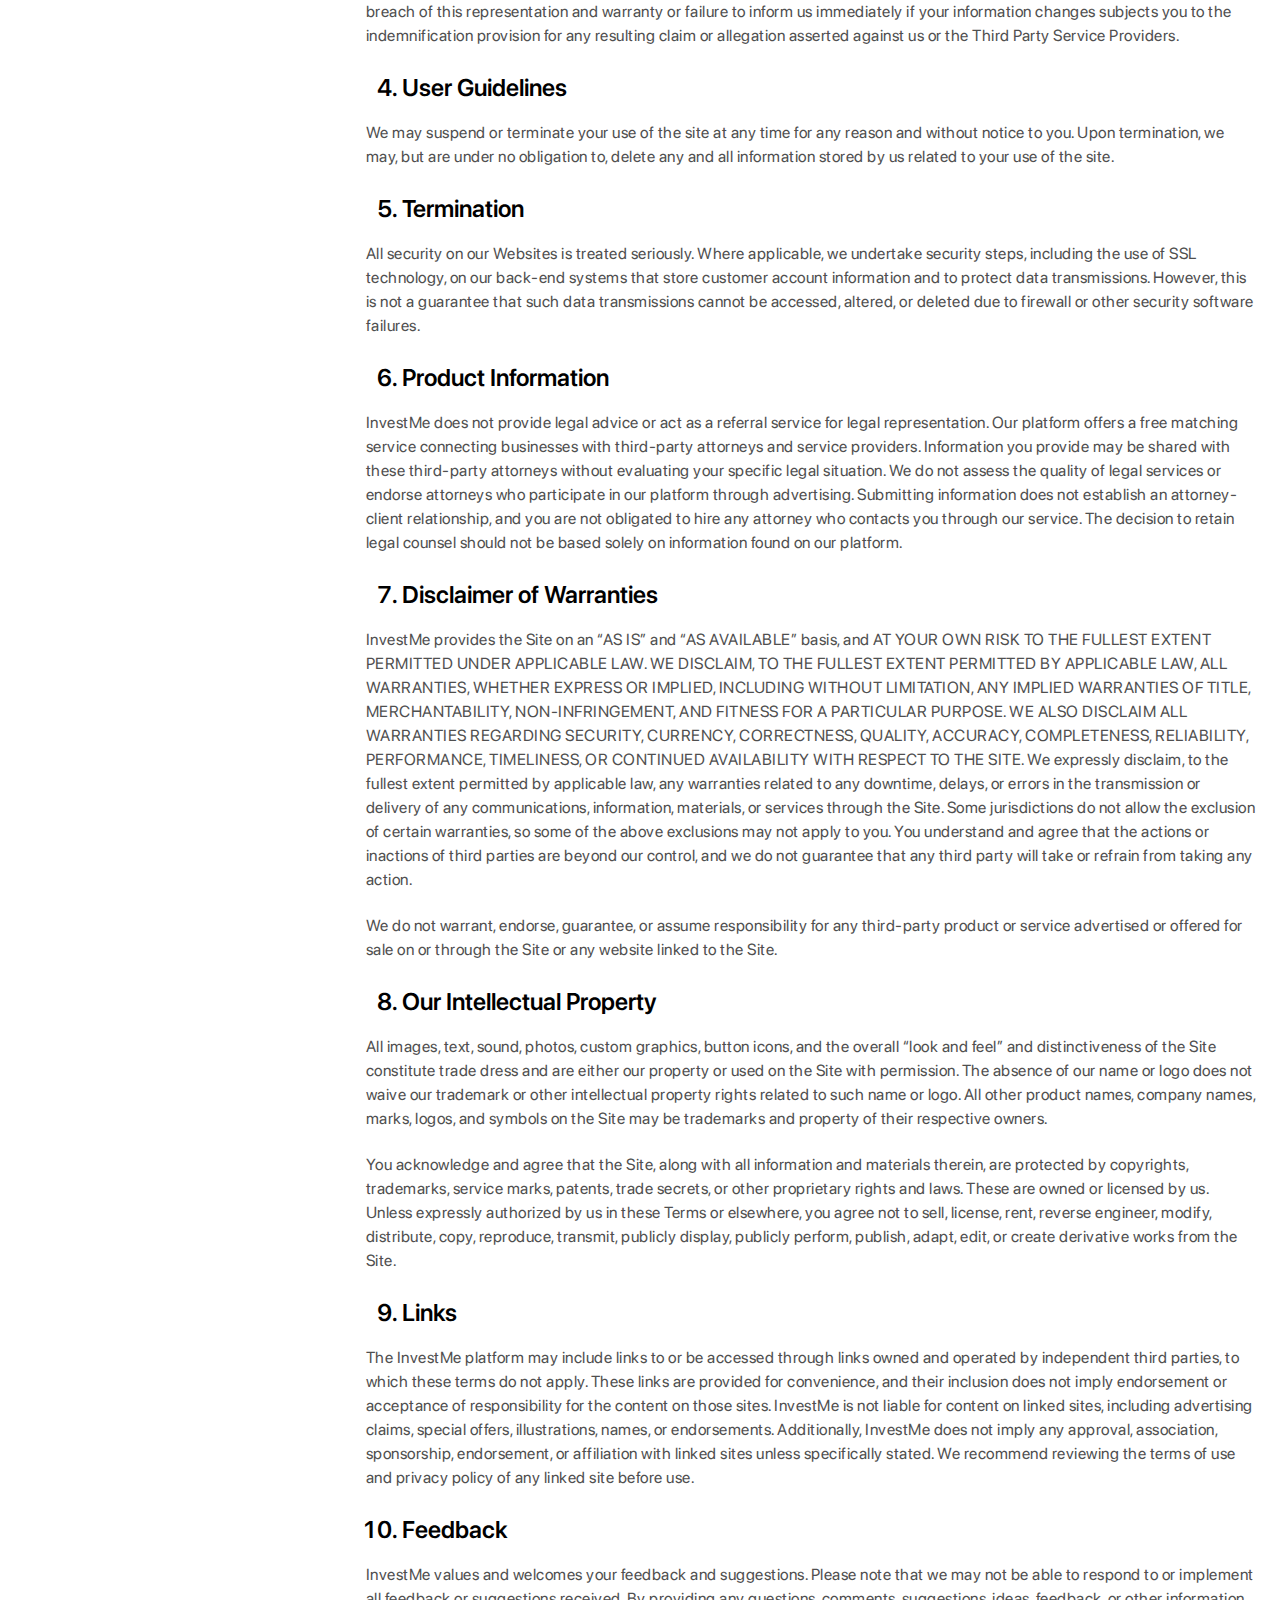
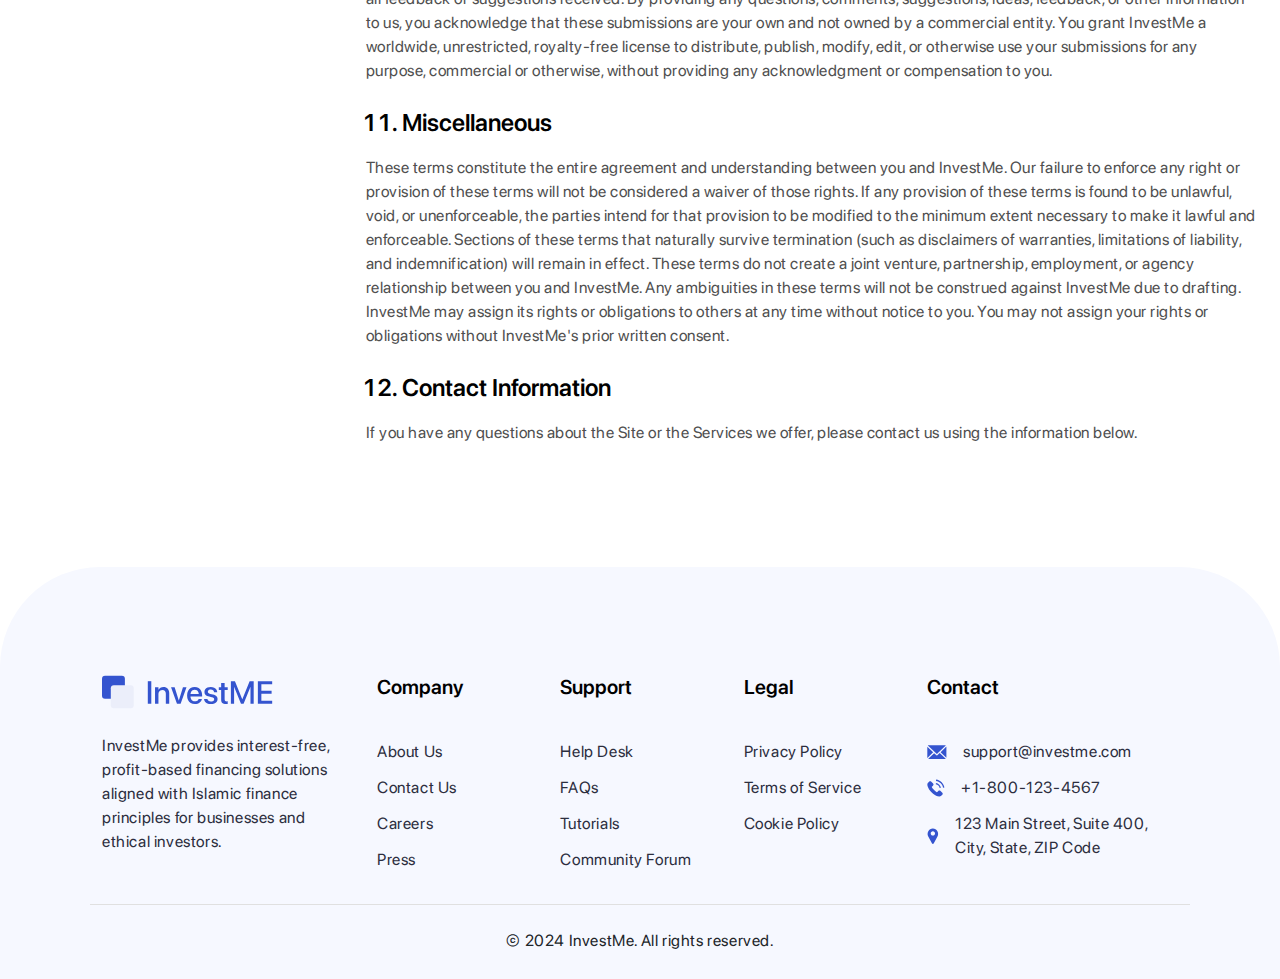
<file: terms-&-conditions.html>
<!DOCTYPE html>
<html lang="en">
<head>
    <meta charset="UTF-8">
    <meta name="viewport" content="width=device-width, initial-scale=1.0">
    <!-- bootstrap cdn -->
    <link href="https://cdn.jsdelivr.net/npm/bootstrap@5.0.2/dist/css/bootstrap.min.css" rel="stylesheet">
    <!-- stylesheet -->
    <link href="./css/style.css" rel="stylesheet" />
    <link rel="icon" type="image/x-icon" href="./assets/images/favicon.svg">
    <title>InvestMe | Terms and Conditions</title>
</head>
<body>
    <!-- header -->
    <header>
        <nav class="navbar navbar-expand-lg navbar-light bg-white navigation">
            <div class="container">
                <a class="navbar-brand" href="/">
                    <img src="./assets/images/logo.svg" alt="investMe" />
                </a>
                <button class="navbar-toggler" type="button" data-bs-toggle="collapse" data-bs-target="#navbarNav" aria-controls="navbarNav" aria-expanded="false" aria-label="Toggle navigation">
                    <span class="navbar-toggler-icon"></span>
                </button>
                <div class="collapse navbar-collapse justify-content-center" id="navbarNav">
                    <ul class="navbar-nav navbar-list">
                        <li class="nav-item">
                            <a class="nav-link" aria-current="page" href="/">Home</a>
                        </li>
                        <li class="nav-item">
                            <a class="nav-link" href="/about.html">About Us</a>
                        </li>
                        <li class="nav-item">
                            <a class="nav-link" href="/choose-us.html">Why Choose Us</a>
                        </li>
                        <li class="nav-item">
                            <a class="nav-link" href="/contact-us.html">Contact Us</a>
                        </li>
                    </ul>
                </div>
                <div class="header-schedule">
                    <a href="#" class="button">Schedule a Demo</a>
                </div>
            </div>
        </nav>
    </header>

    <!-- banner -->
    <section class="contact-banner">
        <div class="container">
            <div class="row contact-banner_row align-items-center justify-content-between">
                <div class="col-lg-6 contact-banner_text about-banner_text">
                    <h1 class="font-600"><span class="color-blue">Terms</span> & <span class="color-blue"> Conditions</span> </h1>
                    <p>These Terms & Conditions apply to all websites owned by InvestMe and its affiliates ("we" or "us"). By using our Site, you agree to binding arbitration for dispute resolution and waive the right to participate in class actions against us. Please read these terms & conditions carefully</p>
                </div>
                <div class="col-lg-6 text-end">
                    <img src="./assets/images/terms-condition.png" alt="investMe">
                </div>
            </div>
        </div>
    </section>

    <!-- policy detail -->
    <section>
        <div class="container">
            <div class="d-flex policy_row">
                <div class="listing">   
                    <ul>
                        <li><a href="#list">1. Introduction</a></li>
                        <li><a href="#info">2. Description of the Site and Services</a></li>
                        <li><a href="#use">3. Truthful and Accurate Information</a></li>
                        <li><a href="#guidline">4. User Guidelines</a></li>
                        <li><a href="#security">5. Termination</a></li>
                        <li><a href="#productInfo">6. Product Information</a></li>
                        <li><a href="#disclamer">7. Disclaimer of Warranties</a></li>
                        <li><a href="#intellectual">8. Our Intellectual Property</a></li>
                        <li><a href="#links">9. Links</a></li>
                        <li><a href="#feedbacks">10. Feedbacks</a></li>
                        <li><a href="#miscellaneous">11. Miscellaneous</a></li>
                        <li><a href="#contactInfo">12. Contact Information</a></li>
                    </ul>
                </div>  
                <div class="text_list text_list2">
                    <ul>
                        <li class="font-600" id="list">Introduction</li>
                        <p>These terms of use together with the privacy policy ("terms") set forth the legally binding terms governing your use of the site. notwithstanding the foregoing, if you enter into a separate agreement with us in connection with specific services, such agreement will govern your relationship with us as to the subject matter thereof.</p>
                        <p>By entering this site, you acknowledge and agree to all terms, conditions, and rules stated in these terms. you are not permitted to use this site if you do not agree to be legally bound by these terms. please read these terms carefully. the site is intended for use only by citizens and legal permanent residents of the united states of america 18 years of age or older. if you are not a member of the intended audience, you are prohibited from accessing the site.</p>
                        <p>We may, in our sole discretion, modify the terms from time to time and we reserve the right to make changes at any time, without notice or obligation, to the site. we will provide notice of any change to these terms via a post on the site and/or email to you. by not terminating your relationship with us prior to the effective date of the change, you acknowledge and agree that you shall be bound by the updated terms. we suggest periodically visiting this page of the site to review these terms.</p>
                        <p>you represent and warrant that you are the person you claim to be in your interactions with us and the site. you will use the site in compliance with all applicable laws and regulations and you will not use it to defraud, harm, or impersonate another person.</p>

                        <li class="font-600" id="info">Description of the Site and Services</li>
                        <p>The site provides users with free legal matching service (“services”) where you may be matched with third-party attorneys and related service providers (the “third party service providers”). All decisions regarding your eligibility and legal representation will be determined by the third party service providers. You understand and agree that company is not responsible or liable in any manner whatsoever for any legal services you may receive as a result of the services. The information that you supply on the site may include, but is not limited to: (a) your first name; (b) your last name; (c) your email address; (d) your telephone number; and (e) any other information requested in a web form contained on the site (collectively, the “site registration data”). Our use of the site registration data is governed by the privacy policy. We are not responsible or liable in any manner whatsoever for your use of, or inability to use and/or qualify for, services or other third party service provider’s services, or for any dispute between you and any third party service providers.</p>

                        <li class="font-600" id="use">Truthful and Accurate Information</li>
                        <p>InvestMe requires users to provide truthful and accurate information when using our app/dashboard. Ensuring the accuracy of information is crucial for the proper functioning of our services and maintaining trust with our users, that you are the subscriber for any telephone number or email address that you provide, and that you are a United States resident 18 years of age or older. If your phone number, email, or other information changes, you must notify us immediately at info@plmprivacypolicy.com. Your breach of this representation and warranty or failure to inform us immediately if your information changes subjects you to the indemnification provision for any resulting claim or allegation asserted against us or the Third Party Service Providers.</p>

                        <li class="font-600" id="guidline">User Guidelines</li>
                        <p>We may suspend or terminate your use of the site at any time for any reason and without notice to you. Upon termination, we may, but are under no obligation to, delete any and all information stored by us related to your use of the site.</p>

                        <li class="font-600" id="security">Termination</li>
                        <p>All security on our Websites is treated seriously. Where applicable, we undertake security steps, including the use of SSL technology, on our back-end systems that store customer account information and to protect data transmissions. However, this is not a guarantee that such data transmissions cannot be accessed, altered, or deleted due to firewall or other security software failures.</p>

                        <li class="font-600" id="productInfo">Product Information</li>
                        <p>InvestMe does not provide legal advice or act as a referral service for legal representation. Our platform offers a free matching service connecting businesses with third-party attorneys and service providers. Information you provide may be shared with these third-party attorneys without evaluating your specific legal situation. We do not assess the quality of legal services or endorse attorneys who participate in our platform through advertising. Submitting information does not establish an attorney-client relationship, and you are not obligated to hire any attorney who contacts you through our service. The decision to retain legal counsel should not be based solely on information found on our platform.</p>

                        <li class="font-600" id="disclamer">Disclaimer of Warranties</li>
                        <p>InvestMe provides the Site on an “AS IS” and “AS AVAILABLE” basis, and AT YOUR OWN RISK TO THE FULLEST EXTENT PERMITTED UNDER APPLICABLE LAW. WE DISCLAIM, TO THE FULLEST EXTENT PERMITTED BY APPLICABLE LAW, ALL WARRANTIES, WHETHER EXPRESS OR IMPLIED, INCLUDING WITHOUT LIMITATION, ANY IMPLIED WARRANTIES OF TITLE, MERCHANTABILITY, NON-INFRINGEMENT, AND FITNESS FOR A PARTICULAR PURPOSE. WE ALSO DISCLAIM ALL WARRANTIES REGARDING SECURITY, CURRENCY, CORRECTNESS, QUALITY, ACCURACY, COMPLETENESS, RELIABILITY, PERFORMANCE, TIMELINESS, OR CONTINUED AVAILABILITY WITH RESPECT TO THE SITE. We expressly disclaim, to the fullest extent permitted by applicable law, any warranties related to any downtime, delays, or errors in the transmission or delivery of any communications, information, materials, or services through the Site. Some jurisdictions do not allow the exclusion of certain warranties, so some of the above exclusions may not apply to you. You understand and agree that the actions or inactions of third parties are beyond our control, and we do not guarantee that any third party will take or refrain from taking any action.</p>
                        <p>We do not warrant, endorse, guarantee, or assume responsibility for any third-party product or service advertised or offered for sale on or through the Site or any website linked to the Site.</p>
                        
                        <li class="font-600" id="intellectual">Our Intellectual Property</li>
                        <p>All images, text, sound, photos, custom graphics, button icons, and the overall “look and feel” and distinctiveness of the Site constitute trade dress and are either our property or used on the Site with permission. The absence of our name or logo does not waive our trademark or other intellectual property rights related to such name or logo. All other product names, company names, marks, logos, and symbols on the Site may be trademarks and property of their respective owners.</p>
                        <p>You acknowledge and agree that the Site, along with all information and materials therein, are protected by copyrights, trademarks, service marks, patents, trade secrets, or other proprietary rights and laws. These are owned or licensed by us. Unless expressly authorized by us in these Terms or elsewhere, you agree not to sell, license, rent, reverse engineer, modify, distribute, copy, reproduce, transmit, publicly display, publicly perform, publish, adapt, edit, or create derivative works from the Site.</p>

                        <li class="font-600" id="links">Links</li>
                        <p>The InvestMe platform may include links to or be accessed through links owned and operated by independent third parties, to which these terms do not apply. These links are provided for convenience, and their inclusion does not imply endorsement or acceptance of responsibility for the content on those sites. InvestMe is not liable for content on linked sites, including advertising claims, special offers, illustrations, names, or endorsements. Additionally, InvestMe does not imply any approval, association, sponsorship, endorsement, or affiliation with linked sites unless specifically stated. We recommend reviewing the terms of use and privacy policy of any linked site before use.</p>
                       
                        <li class="font-600" id="feedbacks">Feedback</li>
                        <p>InvestMe values and welcomes your feedback and suggestions. Please note that we may not be able to respond to or implement all feedback or suggestions received. By providing any questions, comments, suggestions, ideas, feedback, or other information to us, you acknowledge that these submissions are your own and not owned by a commercial entity. You grant InvestMe a worldwide, unrestricted, royalty-free license to distribute, publish, modify, edit, or otherwise use your submissions for any purpose, commercial or otherwise, without providing any acknowledgment or compensation to you.</p>

                        <li class="font-600" id="miscellaneous">Miscellaneous</li>
                        <p>These terms constitute the entire agreement and understanding between you and InvestMe. Our failure to enforce any right or provision of these terms will not be considered a waiver of those rights. If any provision of these terms is found to be unlawful, void, or unenforceable, the parties intend for that provision to be modified to the minimum extent necessary to make it lawful and enforceable. Sections of these terms that naturally survive termination (such as disclaimers of warranties, limitations of liability, and indemnification) will remain in effect. These terms do not create a joint venture, partnership, employment, or agency relationship between you and InvestMe. Any ambiguities in these terms will not be construed against InvestMe due to drafting. InvestMe may assign its rights or obligations to others at any time without notice to you. You may not assign your rights or obligations without InvestMe's prior written consent.</p>

                        <li class="font-600" id="contactInfo">Contact Information</li>
                        <p>If you have any questions about the Site or the Services we offer, please contact us using the information below.</p>
                        
                    </ul>
                </div>
            </div>
        </div>
        
    </section>

   
    <!-- footer -->
    <footer class="footer_bg">
        <div class="container">
            <div class="row footer_row">
                <div class="col-lg-3 footer_col-1">
                    <img src="./assets/images/logo.svg" alt="investMe">
                    <p>InvestMe provides interest-free, profit-based financing solutions aligned with Islamic finance principles for businesses and ethical investors.</p>
                </div>
                <div class="col-lg-2 col-md-6 footer_list">
                    <h6 class="font-600">Company</h6>
                    <a href="/about.html">About Us</a>
                    <a href="/contact-us.html">Contact Us</a>
                    <a href="#">Careers</a>
                    <a href="#">Press</a>
                </div>
                <div class="col-lg-2 footer_list col-md-6">
                    <h6 class="font-600">Support</h6>
                    <a href="#">Help Desk</a>
                    <a href="#">FAQs</a>
                    <a href="#">Tutorials</a>
                    <a href="#">Community Forum</a>
                </div>
                <div class="col-lg-2 footer_list col-md-6">
                    <h6 class="font-600">Legal</h6>
                    <a href="/privacy-policy.html">Privacy Policy</a>
                    <a href="/terms-&-conditions.html">Terms of Service</a>
                    <a href="#">Cookie Policy</a>
                </div>
                <div class="col-lg-3 footer_list col-md-6">
                    <h6 class="font-600">Contact</h6>
                    <a href="#" class="d-flex align-items-center gap-3">
                        <img src="./assets/images/contact-3.svg" alt="investMe">
                        support@investme.com
                    </a>
                    <a href="#" class="d-flex align-items-center gap-3"><img src="./assets/images/contact-2.svg" alt="investMe"> +1-800-123-4567</a>
                    <a href="#" class="d-flex align-items-center gap-3"><img src="./assets/images/contact-1.svg" alt="investMe"> 123 Main Street, Suite 400, City, State, ZIP Code</a>
                </div>
            </div>
            <p class="text-center pt-4 tagLine">© 2024 InvestMe. All rights reserved.</p>
        </div>
    </footer>

    <script src="https://cdn.jsdelivr.net/npm/bootstrap@5.0.2/dist/js/bootstrap.bundle.min.js"></script>
    <script src="./js/main.js"></script>
    <script>
        document.addEventListener("DOMContentLoaded", function() {
        const sections = document.querySelectorAll('.text_list ul li');
        const navLinks = document.querySelectorAll('.listing ul li a');

        const options = {
            root: null,
            rootMargin: "-20% 0px -50% 0px",
            threshold: 0
        };

        let observer = new IntersectionObserver((entries, observer) => {
            entries.forEach(entry => {
                if (entry.isIntersecting) {
                    navLinks.forEach(link => {
                        link.classList.remove('policyActive');
                    });
                    const id = entry.target.id;
                    const activeLink = document.querySelector(`a[href="#${id}"]`);
                    if (activeLink) {
                        activeLink.classList.add('policyActive');
                    }
                }
            });
        }, options);

        sections.forEach(section => {
            observer.observe(section);
        });
    }); 
</script> 
</body>
</html>
</file>
<file: css/style.css>
:root{
    --color-blue:#3454CF;
    --color-grey:#72737F;
    --color-sky : #F6F8FF;
}

* {
    box-sizing: border-box;
}

html {
    overflow-x: hidden;
    scroll-behavior: smooth;
}

body {
    margin: 0;
    padding: 0;
    font-family: 'SF-Pro-Display-Regular';
}

h1,
h2,
h3,
h4,
h5,
h6,
p {
    margin: 0;
    padding: 0;
}

a {
    text-decoration: none;
}

a:hover {
    text-decoration: none;
}

ul,
li {
    margin: 0;
    padding: 0;
    list-style-type: none;
}
.container{
    max-width: 1303px !important;
}
/* fonts */
@font-face {
    font-family: 'SF-Pro-Display-Medium';
    src: url("/assets/fonts/SF-Pro-Display-Medium.otf");
}

@font-face {
    font-family: 'SF-Pro-Display-Regular';
    src: url("/assets/fonts/SF-Pro-Display-Regular.otf");
}

@font-face {
    font-family: 'SF-Pro-Display-Light';
    src: url("/assets/fonts/SF-Pro-Display-Light.otf");
}

@font-face {
    font-family: 'SF-Pro-Display-Semibold';
    src: url("/assets/fonts/SF-Pro-Display-Semibold.otf");
}

@font-face {
    font-family: 'SF-Pro-Display-Thin';
    src: url("/assets/fonts/SF-Pro-Display-Thin.otf");
}

/* global style */
.font-300{
    font-family: 'SF-Pro-Display-Light';
}
.font-500{
    font-family: 'SF-Pro-Display-Medium';
}
.font-600{
    font-family: 'SF-Pro-Display-Semibold';
}
.font-400{
    font-family: 'SF-Pro-Display-Regular';
}
.color-blue{
    color: var(--color-blue) !important;
}
.color-grey{
    color: var(--color-grey);
}

/* global button component */
.button{
    background-color: var(--color-blue);
    color: #fff;
    border-radius: 5px;
    font-size: 18px;
    font-weight: 500;
    padding: 8.5px 29.4px;
    font-family: 'SF-Pro-Display-Regular';
    letter-spacing: 0.8px;
    display: block;
    width: fit-content;
}   
.button:hover{
    color: #fff;
}
/* header */
.navbar-list li a{
    color: var(--color-grey);
    font-size: 18px;
    font-family: 'SF-Pro-Display-Regular';
    position: relative;
}
.navigation{
    box-shadow: 0px 0px 24px 0px #EAEAEAB2;
    padding: 18px 10px;
}

/* banner */
.banner{
    position: relative;
}
.banner::before{
    content: "";
    background-color: var(--color-sky);
    border-radius: 0px 0px 100px 100px;
    top: 0;
    bottom: 0;
    right: 0;
    left: 0;
    position: absolute;
    height: 133vh;
}
.banner-text{
    position: relative;
    margin: 0 auto;
    max-width: 1200px;
}

.banner-text h1{
    font-size: 57px;
    color: #000;
    padding-top: 104px;
    padding-bottom: 12px;
}
.banner-text h1 label{
    background-color: var(--color-blue);
    padding: 0px 9px;
}
.banner-text h1::after{
    content:"";
    background-image: url("../assets/images/line.png");
    background-repeat: no-repeat;
    background-size: contain;
    width: 247px;
    height: 36px;
    position: absolute;
    bottom: -30px;
    right: 19%;
}
.banner-text p{
    color: #4F4F4F;
    font-size: 22px;
    letter-spacing: 0.5px;
}
.partner_row{
    margin: 55px auto 0;
    max-width: 1192px;

}
.schedule-btn{
    font-size: 18px;
}
.banner_img img{
    margin: -44px auto 0;
}
.demo-btn_row{
    z-index: 99;
}

/* about us */
.about-sec{
    margin: 130px 0 106px;
}
.about-text{
    width: 46%;
}
.about-text__inner{
    padding-left: 20px;
    max-width: 546px;
    margin: 0 auto;
}
.about-us_img{
    width: 49%;
}
.about-us_img img{
    width: 100%;
}
.about-text__inner h2{
    padding-bottom: 40px;
    font-size: 36px;
}
.about-text__inner p{
    padding-bottom: 20px;
    line-height: 1.7;
}
 
/* key feature */
.key_feature_sec{
    background-color: var(--color-sky);
    padding: 101px 0px;
    border-radius: 100px;
}
.key_feature__row{
    margin-top: 110px;
}
.key_feature_sec h2{
    font-size: 36px;
}
.rightText{
    margin: 0 0 0 auto;
    max-width: 580px;
}
.key-feature_textCol h6{
    font-size: 36px;
    letter-spacing: -1px;
}
.key-feature_textCol p{
    color:#72737F;
    padding: 30px 0;
    max-width: 512px;
    letter-spacing: 0.5px;
    word-spacing: 1px;
}
.key-feature_textCol a{
    color: var(--color-blue);
    font-size: 18px;
}
.key-feature_imgCol img{
    width: 100%;
}

/* faq section */
.faq-section{
    margin: 106px auto;
    max-width: 1004px;
}
.faq-accordians{
    margin: 81px auto 0;
    max-width: 845px;
}
.faq-section h2{
    font-size: 36px;
}
.cutom-accordian_class{
    border: 1px solid #CACACA !important;
    border-radius: 10px !important;
    margin-bottom: 35px !important;
    padding: 4px 0;
}
.cutom-accordian_class .accordion-button{
    border-radius: 10px !important;
    color: #000;
    font-size: 20px;
    font-family: 'SF-Pro-Display-Medium';
    /* padding: 24px 23px 11px; */
}
.cutom-accordian_class .accordion-button:not(.collapsed){
    background-color: transparent;
    box-shadow: unset;
}
.cutom-accordian_class .accordion-button:focus{
    box-shadow: unset;
}
.cutom-accordian_class .accordion-item:not(:first-of-type){
    border-top: unset;
}
.cutom-accordian_class .accordion-body{
    color: #72737F;
    letter-spacing: 0.4px;
}

/* testimonial */
.testimonial_sec{
    background-color: var(--color-sky);
    padding: 112px 0 93px;
    border-radius: 100px;
}
.testimonial_sec h2{
    font-size: 36px;
}
.testimonial_container{
    margin: 78px auto 0;
    max-width: 1168px;
}
.testimonial_col{
    background-color: #fff;
    border-radius: 20px;
    padding: 16px 25px;
}
.testimonial_col p{
    font-style: italic;
    color: #72737F;
    padding-bottom: 6px;
    border-bottom: 1px solid #D7D5D5;
    letter-spacing: 0.99px;
    height: 35vh;
    display: flex;
    align-items: center;
    line-height: 1.6;
}
.user_img_col{
    width: 100%;
}
.user_img_col img{
    width: 43px !important;
}
.review {
    width: 60%;
}
.review img{
    width: 17px !important;
}
.testimonial_user h6{
    font-size: 16px;
    color: #2C2E3E;
}
.testimonial_user span{
    font-size: 12px;
    color: #72737F;
}
.testimonial_user{
    padding-top: 21px;
}
.testimonial  .owl-dots{
    margin-top: 66px !important;
}
.testimonial .owl-dot.active span{
    background-color: var(--color-blue) !important;
}
.testimonial .owl-dot span{
    margin: 5px 3px !important;
}
/* join us */
.join-us_sec__Bg{
    background-image: url('../assets/images/join-bg.png');
    background-size: 100% 100%;
    background-repeat: no-repeat;
    height: 491px;
    margin: 97px 0;
}
.join_row{
    height: 491px;
    padding: 0 30px 0 48px;
}
.join-img {
    height: 471px;
}
.join-img img{
    width: 94%;
    position: absolute;
    bottom: -9px;
    right: 0px;
}
.join_text a img{
    filter: brightness(9);
}
.join_text h5{
    padding-top: 45px;
    font-size: 36px;
}
.join_text p{
    padding: 27px 0 36px;
    font-family: 'SF-Pro-Display-Thin';
    letter-spacing: 0.5px;
}

/* contact info */
.contact_row{
    box-shadow: 0px 0px 30px 0px #A4A4A440;
    border-radius: 42px;
}
.contact-1{
    background-color: var(--color-blue);
    border-radius: 42px 0 0 42px;
    padding: 88px 58px;
    width: 42%;
}
.contact_form{
    margin: 58px auto 0;
    max-width: 565px;
}
.contact-1::after{
    content: "";
    background-image: url('../assets/images/circle.svg');
    background-size: cover;
    background-repeat: no-repeat;
    position: absolute;
    width: 59%;
    height: 27%;
    bottom: 0;
    right: 0;
}
.contact-2{
    width: 63%;
    border-radius: 0px 42px 42px 0px;
    background-color: #fff;
    padding: 70px 44px 57px;
}
.contact-1 h3{
    font-size: 36px;
}
.contact-1 p{
    font-family: 'SF-Pro-Display-Thin';
    letter-spacing: 0.5px;
    padding: 25px 0 59px;
}
.contact-2 label{
    display: block;
}
.contact-2 input,
.contact-2 textarea{
    display: block;
    width: 100%;
    resize: none;
    border: 1px solid #D0D5DD;
    border-radius: 8px;
    padding: 9px 10px;
    outline: none;
    letter-spacing: 0.5px;
}
.contact-2 label{
    color: #344054;
    font-size: 14px;
    font-family: 'SF-Pro-Display-Medium';
    letter-spacing: 0.5px;
    padding-bottom: 8px;
}
.contact-2 div{
    margin-bottom: 23px;
}
.contact_info{
    margin-bottom: 39px;
    letter-spacing: 1px;
}
.contact_info img{
    width: 26px;
    filter: brightness(9);
}

/* footer */
.footer_bg{
    background-color: var(--color-sky);
    border-radius: 100px 100px 0 0;
    padding: 108px 0 26px;
    margin-top: 100px;
}
.footer_col-1 p{
    color: #2C2E3E;
    letter-spacing: 0.6px;
    padding-top: 25px;
}
.footer_list h6{
    color: #000;
    font-size: 20px;
    padding-bottom: 41px;
}
.footer_list a{
    color: #2C2E3E;
    display: block;
    padding-bottom: 12px;
    letter-spacing: 0.6px;
}
.footer_row{
    border-bottom: 1px solid #E0E0E0;
    padding-bottom: 20px;
    max-width: 1100px;
    margin: 0 auto;
}
.tagLine{
    letter-spacing: 0.6px;
}


/* contact-page */
.contact-banner{
    padding: 56px 0;
    background-color: var(--color-sky);
    border-radius: 0px 0px 100px 100px;
}

.contact-banner_text h1{
    font-size: 57px;
    max-width: 413px;
    letter-spacing: -0.5px;
    padding-bottom: 19px;
}
.contact-banner_text p{
    font-size: 22px;
    color: #4F4F4F;
    max-width: 590px;
}
.contact-banner_text.about-banner_text h1{
    max-width: 529px;
}
/* our mission */
.mission_text h2{
    font-size: 36px;
}
.mission_text p{
    font-size: 22px;
    color: #4F4F4F;
    line-height: 1.7;
}
.our-mission_sec{
    margin: 100px 0;
}

/* our values */
.our-value_bg{
    padding: 80px 0;
    background-color: var(--color-sky);
    border-radius: 100px;
}
.our-value_bg h2{
    font-size: 36px;
    color: #000;
    margin-bottom: 40px;
}
.value_col img{
    width: 60px;
    height: 60px;
    margin-bottom: 23px;
}
.value_col h5{
    font-size: 26px;
    color: #000;
}
.value_col p{
    font-size: 18px;
    color: #4F4F4F;
    padding-top: 27px;
    line-height: 1.4;
    letter-spacing: 0.5px;
   
}
.our-team_sec{
    margin: 80px 0;
}
.our-team_sec h2{
    font-size: 36px;
}
.team h6{
    color: #000;
    font-size: 26px;
    padding: 20px 0 8px;
}
.team p{
    color: #4F4F4F;
    font-size: 18px;
}
.team_img img{
    z-index: 99;
    position: relative;
}
.team_img::after{
    margin: 0 auto;
    content: "";
    position: absolute;
    background: #3454CF;
    left: 0;
    right: 0;
    top: 55px;
    bottom: 0px;
    border-radius: 201px 201px 0 0;
    width: 71%;
    height: 82.2%;
}
.our-team_row{
    margin: 62px auto 0;
    max-width: 1143px;
}
/* why choose us */
.choose-us__col{
    background-color: var(--color-sky);
    width: 32%;
    padding: 55px 37px;
    border-radius: 193px 193px 0px 0px;
    margin-bottom: 32px;
}
.choose-us__col h6{
    font-size: 22px;
    color: #000;
    padding: 35px 0 20px;
}
.choose-us__col p{
    color: #4F4F4F;
    letter-spacing: 0.6px;
}

/* how it works */
.how-works__Sec{
    background-color: var(--color-sky);
    border-radius: 100px;
    padding: 60px 0;
    margin-bottom: 60px;
}
.how-works__Sec h2{
    font-size: 36px;
    color: #000;
}
.works_col h6{
    font-size: 22px;
    color: #000;
    max-width: 288px;
    margin: 0 auto;
}
.works_col p{
    color: #72737F;
    padding: 18px 14px 33px;
}
.works_col a{
   font-size: 18px;
   color: var(--color-blue);

}
.works_col{
    width: 30%;
    position: relative;
}
.works_col::after{
    background-image: url('/assets/images/arrow_vector.svg');
    background-repeat: no-repeat;
    content: "";
    position: absolute;
    width: 100%;
    height: 75px;
    top: 0;
    left: 67%;
}
.works_col:last-child:after{
    display: none;
}

.workImg{
    width:90px;
    height:90px;
    margin-bottom: 15px;
}
.how-works__row{
    margin-top: 55px;
    gap: 32px;
    justify-content: center;
}

/* policy page */
.text_list ul li{
    list-style-type: decimal;
    font-size: 24px;
    color: #000;
    margin: 0 0px 15px 20px;
}
.text_list.text_list2 ul li{
    margin: 0 0px 15px 36px !important;
}
.text_list ul p{
    color: #4F4F4F;
    padding-bottom: 22px;
    letter-spacing: 0.5px;
    line-height: 1.5;
}
.inner_list li{
    list-style-type: disc !important;
    margin: 0 0px 15px 45px !important;
}
.listing{
    border: 1px solid #CACACA;
    border-radius: 8px;
    width: 25%;
    padding: 19px 31px;
    height: fit-content;
    position: sticky;
    top: 0;
}
.text_list{
    width: 75%;
}
.listing ul li{
    list-style-type: none;
    margin-bottom: 14px;
    color: #7B7E81;
}
.listing ul li a{
    color: #7B7E81;
    font-size: 14px;
    letter-spacing: 0.5px;
}
.policy_row{
    margin-top: 100px;
    gap: 43px;
    position: relative;
}
#navbarNav .active{
    color: var(--color-blue) !important;
    position: relative;
}
#navbarNav .active::after{
    content: "";
    background-color: var(--color-blue);
    width: 100%;
    position: absolute;
    bottom: 0;
    height: 2px;
    left: 0;
    right: 0;
}
.navbar-list a{
    padding: 0 0 !important;
}
.navbar-list{
    gap: 23px;
}

.policyActive{
    color: var(--color-blue) !important;
    position: relative;
}
.policyActive::after{
    border-bottom: 1px solid var(--color-blue);
    content: "";
    width: 100%;
    position: absolute;
    bottom: -2px;
    left: 0;
    right: 0;
}
.navbar-list li a::before{
    content: "";
    background-color: var(--color-blue);
    width: 0%;
    position: absolute;
    bottom: 0;
    height: 2px;
    left: 0;
    opacity: 0;
    transition: 0.4s;
}
.navbar-list li a:hover::before{
    opacity: 1;
    right: 0;
    width: 100%;
}
.navbar-list li a:hover{
    color: var(--color-blue) !important;
}


/* media query */
@media screen and (max-width:1300px){
   .container{
        padding: 0 23px;
   }
   .contact-banner img{
    width: 100%;
   }
   .choose-us__col {
    width: 31%;
   }
   
}
@media screen and (max-width:1150px){
    .banner_img img {
        width: 100%;
    }
    .contact-banner_text h1 {
        font-size: 50px;
    }
    .banner-text h1 {
        font-size: 50px;
    }
    .banner-text h1 {
        font-size: 40px;
    }
    .banner-text h1::after { 
        width: 170px;
    }
    .banner-text p {
        font-size: 20px;
    }
    .works_col::after {
        width: 73%;
        height: 72px;
        background-size: 100% 100%;
    }
}


@media screen and (max-width:800px){
    .listing {
        width: 30%;
        padding: 19px 18px;
    }
    .policy_row {
        gap: 25px;
    }
    .partner-sec_col img{
        width: 83%;
        height: 75px;
        object-fit: contain;
    }
    .contact-banner_text h1 {
        font-size: 38px;
    }
    .key-feature_textCol{
        margin-bottom: 40px;
    }
    .rightText{
        max-width: unset;
    }
    .key_feature__row {
        margin-top: 46px;
    }
    .testimonial_sec {
        padding: 86px 0 93px;
    }
    .testimonial_container {
        margin: 64px auto 0;
    }
    .join_row {
        padding: 33px 30px 24px 48px;
    }
    .join-img img {
        width: 60%;
        bottom: 0px;
        right: 0px;
        top: -34px;
    }
    .join-us_sec__Bg {
        background-size: cover;
        height: unset;
    }
    .contact-1 {
        padding: 88px 26px;
        width: 46%;
    }
    .contact-2 {
        padding: 70px 34px 57px;
    }
    .footer_list{
        margin-top: 40px;
    }
    .footer_list h6 {
        padding-bottom: 22px;
    }
    .footer_list a {
        padding-bottom: 8px;
    }
    .header-schedule{
        display: none;
    }
    .about_page__img img{
        width: 75%;
        margin: 0 auto;
        display: block;
    }
    .our-mission_sec {
        margin: 80px 0;
    }
    .value_col{
        margin-bottom: 30px;
    }
    .our-value_bg h2 {
        font-size: 34px;
    }
    .value_col p {
        padding-top: 16px;
    }
    .our-team_sec h2 {
        font-size: 34px;
    }
    .team_img::after {
        width: 100%;
    }
    .team h6 {
        font-size: 22px;
    }
    .team p {
        font-size: 16px;
    }
    .contact-banner img {
        width: 84%;
        margin: 0 auto;
        display: block;
    }
    .choose-us__col {
        width: 30%;
        padding: 40px 17px;
    }
    .choose-us__col img{
        width: 33%;
    }
    .choose-us__col h6 {
        font-size: 20px;
    }
    .works_col h6 {
        font-size: 18px;
    }
    .works_col p {
        padding: 18px 0px 33px;
    }
    .faq-section {
        margin: 80px auto;
    }
    .faq-section h2 {
        font-size: 32px;
    }

}

@media screen and (max-width:767px){
    .navbar-toggler:focus {
        box-shadow: unset !important;
    }
    .navbar-list li a::before{
        display: none;
    }
    .listing{
        position: unset;
    }
    .banner-text h1 {
        font-size: 28px;
    }
    .banner-text h1 {
        padding-top: 60px;
    }
    .banner-text p {
        font-size: 16px;
    }
    .button {
        font-size: 13px;
        padding: 8.5px 11.4px;
    }
    .testimonial .owl-dots {
        margin-top: 29px !important;
    }
    .banner_img{
        margin-top: 53px;
    }
    .banner::before {
        border-radius: 0px 0px 50px 50px;
        height: 478px;
    }
    .partner-sec_col img {
        width: 100%;
        height: 74px;
        margin: 0 auto 28px;
        display: block;
    }
    .about-sec {
        margin: 46px 0 70px;
    }
    .about-row{
        flex-direction: column;
    }
    .about-text{
        width: 100%;
    }
    .about-us_img{
        width: 100%;
    }
    .about-text__inner h2 {
        padding-bottom: 14px;
        font-size: 30px;
    }
    .about-text__inner{
        padding: 0 20px;
        margin-bottom: 20px;
    }
    .key_feature_sec{
        border-radius: 50px;
        padding: 72px 0px;
    }
    .about-us_img img {
        width: 97%;
        margin-left: auto;
        display: block;
    }
    .key_feature_sec h2 {
        font-size: 30px;
    }
    .key-feature_textCol h6 {
        font-size: 24px;
    }
    .faq-section {
        margin: 60px auto;
    }
    .faq-section h2 {
        font-size: 24px;
    }
    .faq-accordians {
        margin: 50px auto 0;
    }
    .cutom-accordian_class .accordion-button {
        font-size: 16px;
    }
    .cutom-accordian_class {
        margin-bottom: 22px !important;
    }
    .testimonial_sec{
        border-radius: 50px;
    }
    .testimonial_sec {
        padding: 40px 0 37px;
    }
    .testimonial_sec h2 {
        font-size: 24px;
    }
    .testimonial_col {
        padding: 25px 25px 16px;
    }
    .testimonial_col p{
        height: unset;
    }
    .testimonial_container {
        margin: 34px auto 0;
    }
    .join_row {
        padding:33px 13px 0px 34px;
        gap: 72px;
    }
    .join-img img{
        position: unset;
        margin-top: 0px;
    }
    .join_text h5 {
        padding-top: 23px;
        font-size: 24px;
    }
    .join-us_sec__Bg {
        margin: 60px 0;
        background-image: unset;
        background-color: var(--color-blue);
        border-radius: 26px;
    }
    
    .join-img{
        height: unset;
    }
    .join_text img{
        width: 60%;
    }
    .join_text a img{
        width: unset !important;
    }
    .join-img img {
        width: 100%;
        margin-top: 0px;
    }
    .join_text p {
        padding: 20px 0 23px;
    }
    .contact_row{
        flex-direction: column;
    }
    .contact-1{
        width: 100%;
        padding: 44px 26px;
        border-radius: 42px 42px 0 0;
    }
    .contact-2{
        width: 100%;
        padding: 0px 29px 43px;
        border-radius: 42px;
    }
    .contact-1 h3 {
        font-size: 24px;
    }
    .contact-1 p {
        padding: 14px 0 29px;
    }
    .contact_info {
        margin-bottom: 17px;
    }
    .contact-1::after{
        display: none;
    }
    .footer_bg {
        border-radius: 50px 50px 0 0;
        padding: 60px 0 26px;
        margin-top: 60px;
    }
    .footer_col-1 p {
        padding-top: 20px;
    }
    .footer_list {
        margin-top: 23px;
    }
    .footer_list h6 {
        padding-bottom: 13px;
    }
    .footer_list a {
        padding-bottom: 6px;
    }
    
    #navbarNav .active{
        width: fit-content;
    }
    .navbar-brand img{
        width: 82%;
    }
    .navigation {
        padding: 18px 0px;
    }
    .navbar-list {
        margin-top: 21px;
        gap: 11px;
    }
    
    .mission_text h2 {
        font-size: 28px;
        padding-bottom: 10px !important;
    }
    .contact-banner_text h1 {
        font-size: 28px;
    }
    .contact-banner_text p {
        font-size: 16px;
    }
    .contact-banner{
        padding: 50px 0 63px;
        border-radius: 0px 0px 50px 50px;
    }
    .about-banner_text{
        margin-bottom: 20px;
    }
    .our-mission_sec {
        margin: 60px 0;
    }
    .mission_text p {
        font-size: 16px;
    }
    .about_page__img img {
        width: 100%;
    }
    .our-value_bg {
        padding: 50px 0;
        border-radius: 50px;
    }
    .our-value_bg h2 {
        font-size: 28px;
    }
    .value_col{
        text-align: center;
    }
    .value_col img {
        width: 50px;
        height: 50px;
        margin-bottom: 8px;
    }
    .value_col h5 {
        font-size: 22px;
    }
    .our-team_sec{
        margin: 60px 0px;
    }
    .our-team_sec h2 {
        font-size: 28px;
    }
    .our-team_row {
        margin: 43px auto 0;
    }
    .team_img::after {
        width: 90%;
    }
    .team h6 {
        font-size: 18px;
        padding: 8px 0 3px;
    }
    .team{
        margin-bottom: 10px;
    }
    .contact-banner_text{
        margin-bottom: 20px;
    }
    .contact-banner img {
        width: 94%;
    }
    .choose-us__col{
        width: 100%;
        margin-bottom: 20px;
    }
    .choose-us__col img {
        width: 25%;
    }
    .choose-us__col h6 {
        font-size: 18px;
    }
    .how-works__Sec {
        border-radius: 50px;
    }
    .how-works__Sec h2{
        font-size: 28px;
    }
    .works_col{
        width: 100%;
    }
    .works_col::after{
        display: none;
    }
    .works_col a {
        font-size: 16px;
    }
    .key-feature_textCol a {
        font-size: 16px;
    }
    .policy_row{
        flex-direction: column;
    }
    .listing{
        width: 100%;
    }
    .text_list{
        width: 100%;
    }
    .policy_row {
        margin-top: 60px;
    }
    .listing ul li {
        margin-bottom: 10px;
    }
    .text_list ul li {
        font-size: 20px;
        margin: 0 0px 7px 20px;
    }
}
</file>
